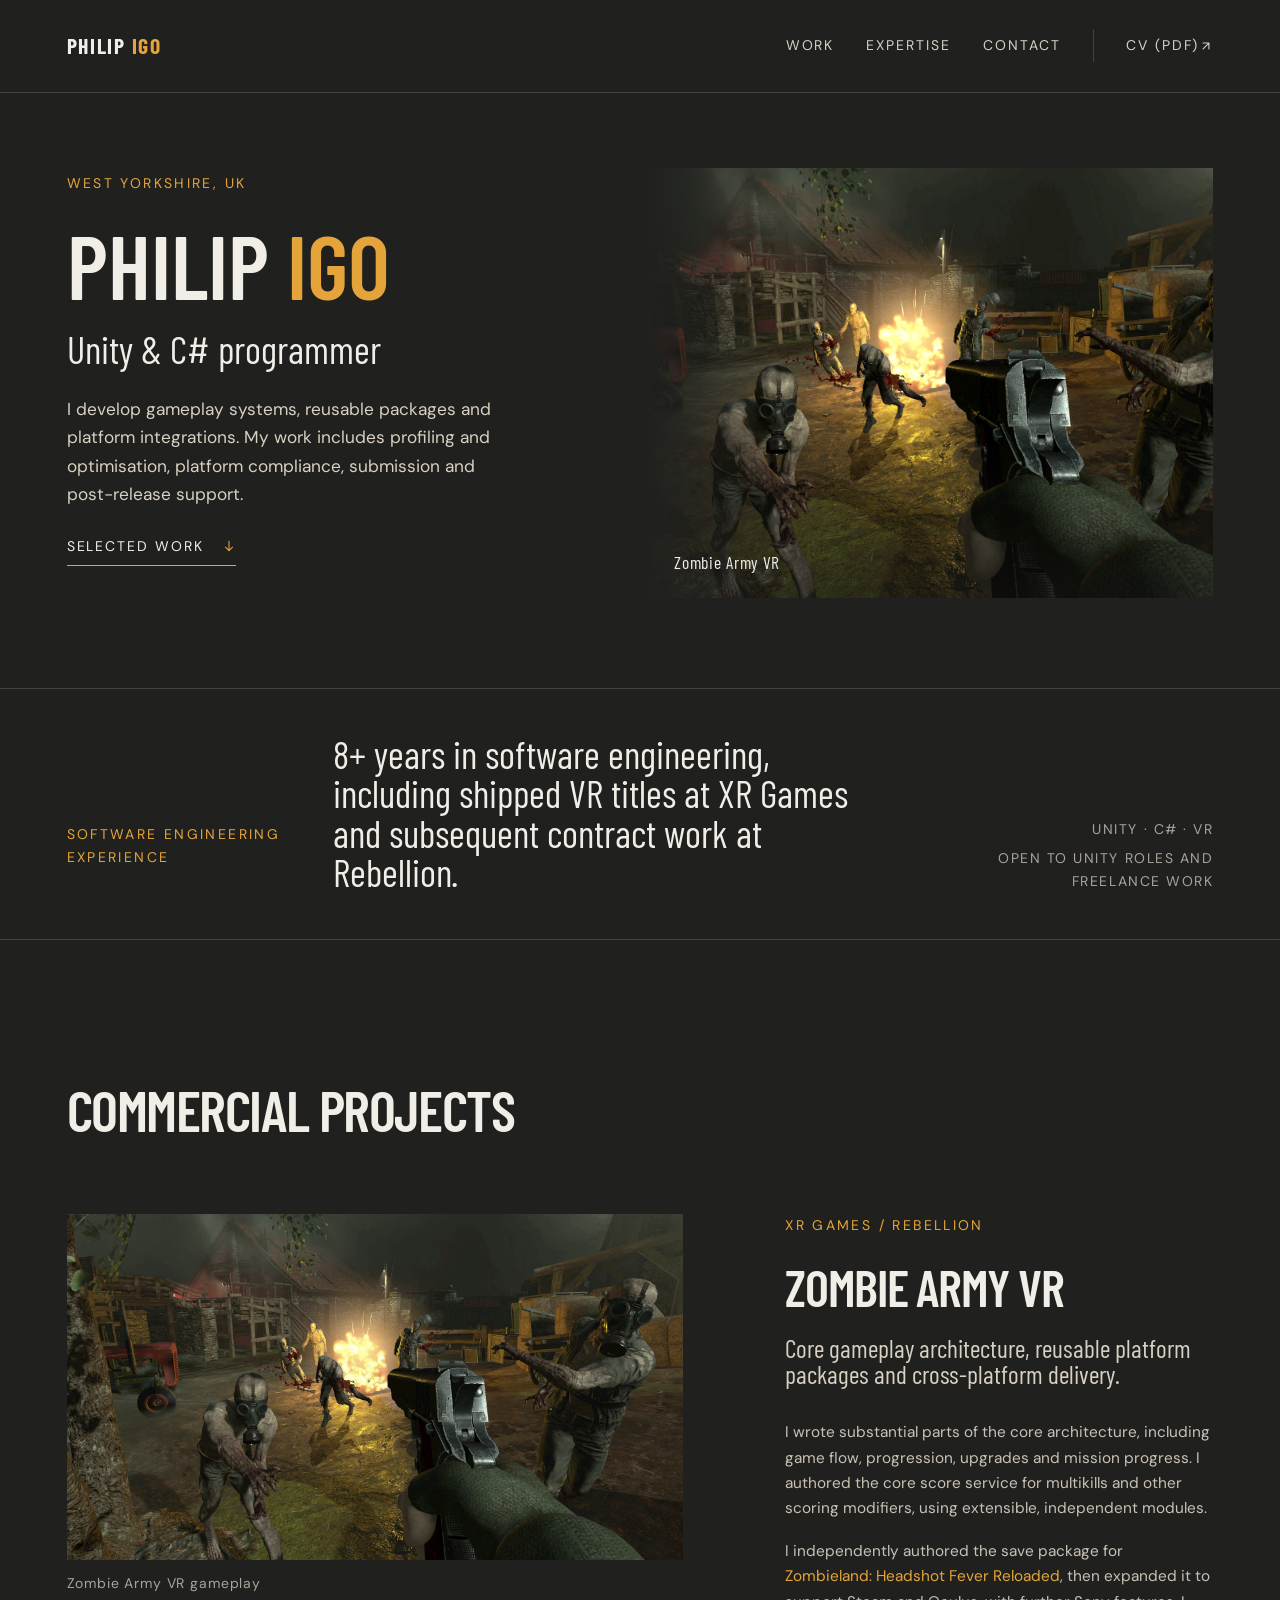
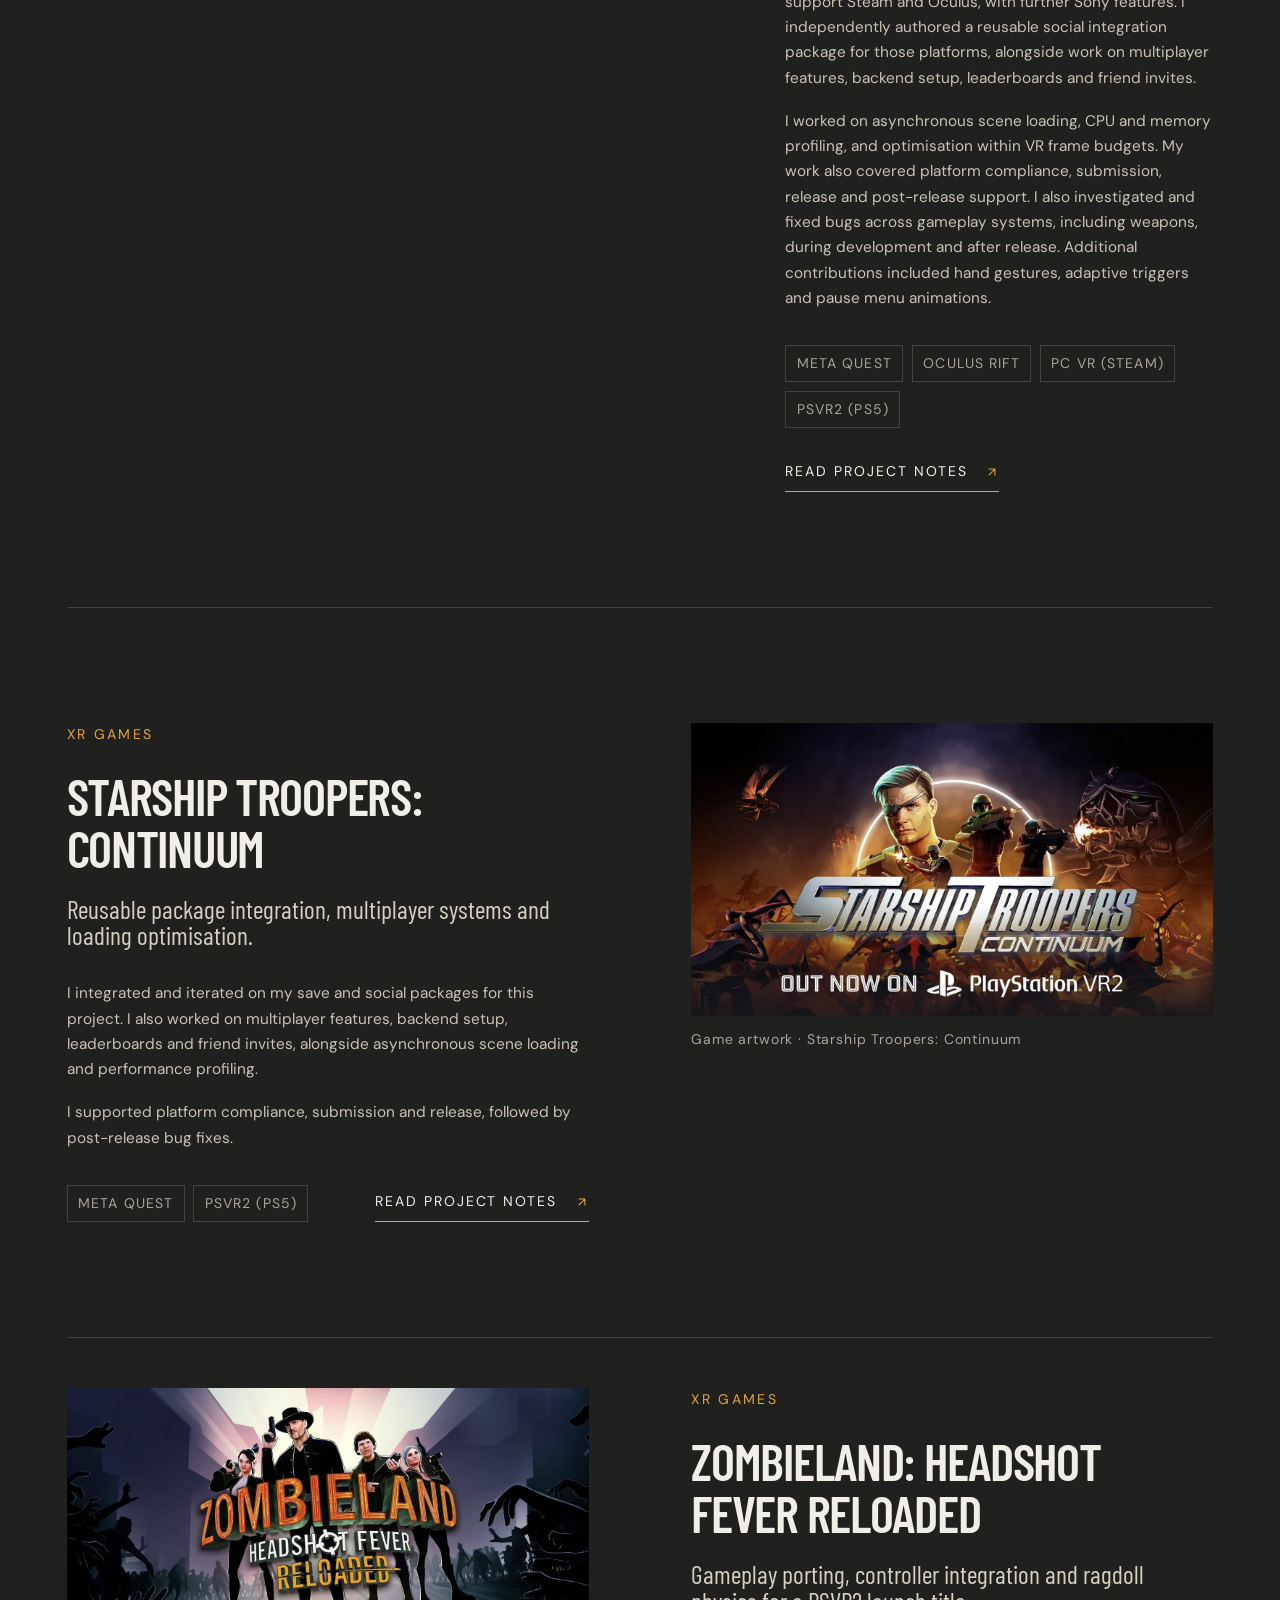
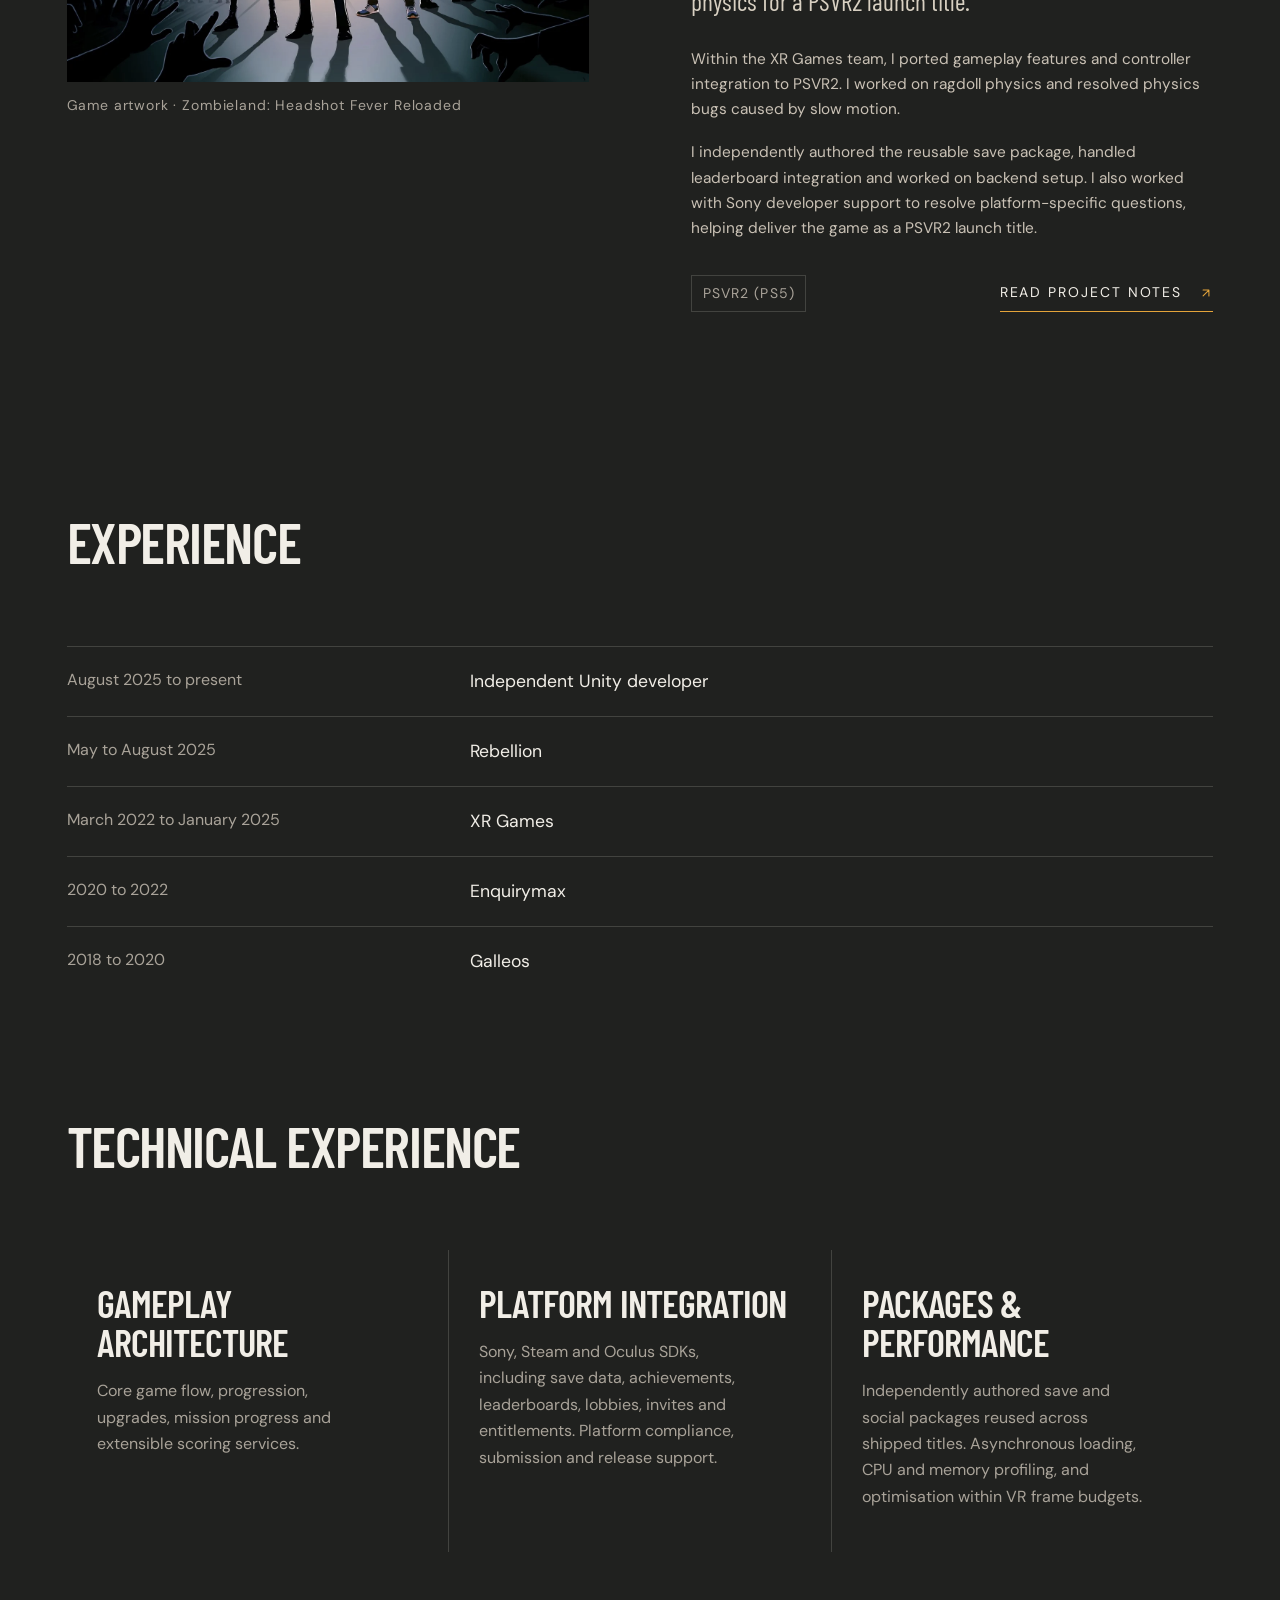
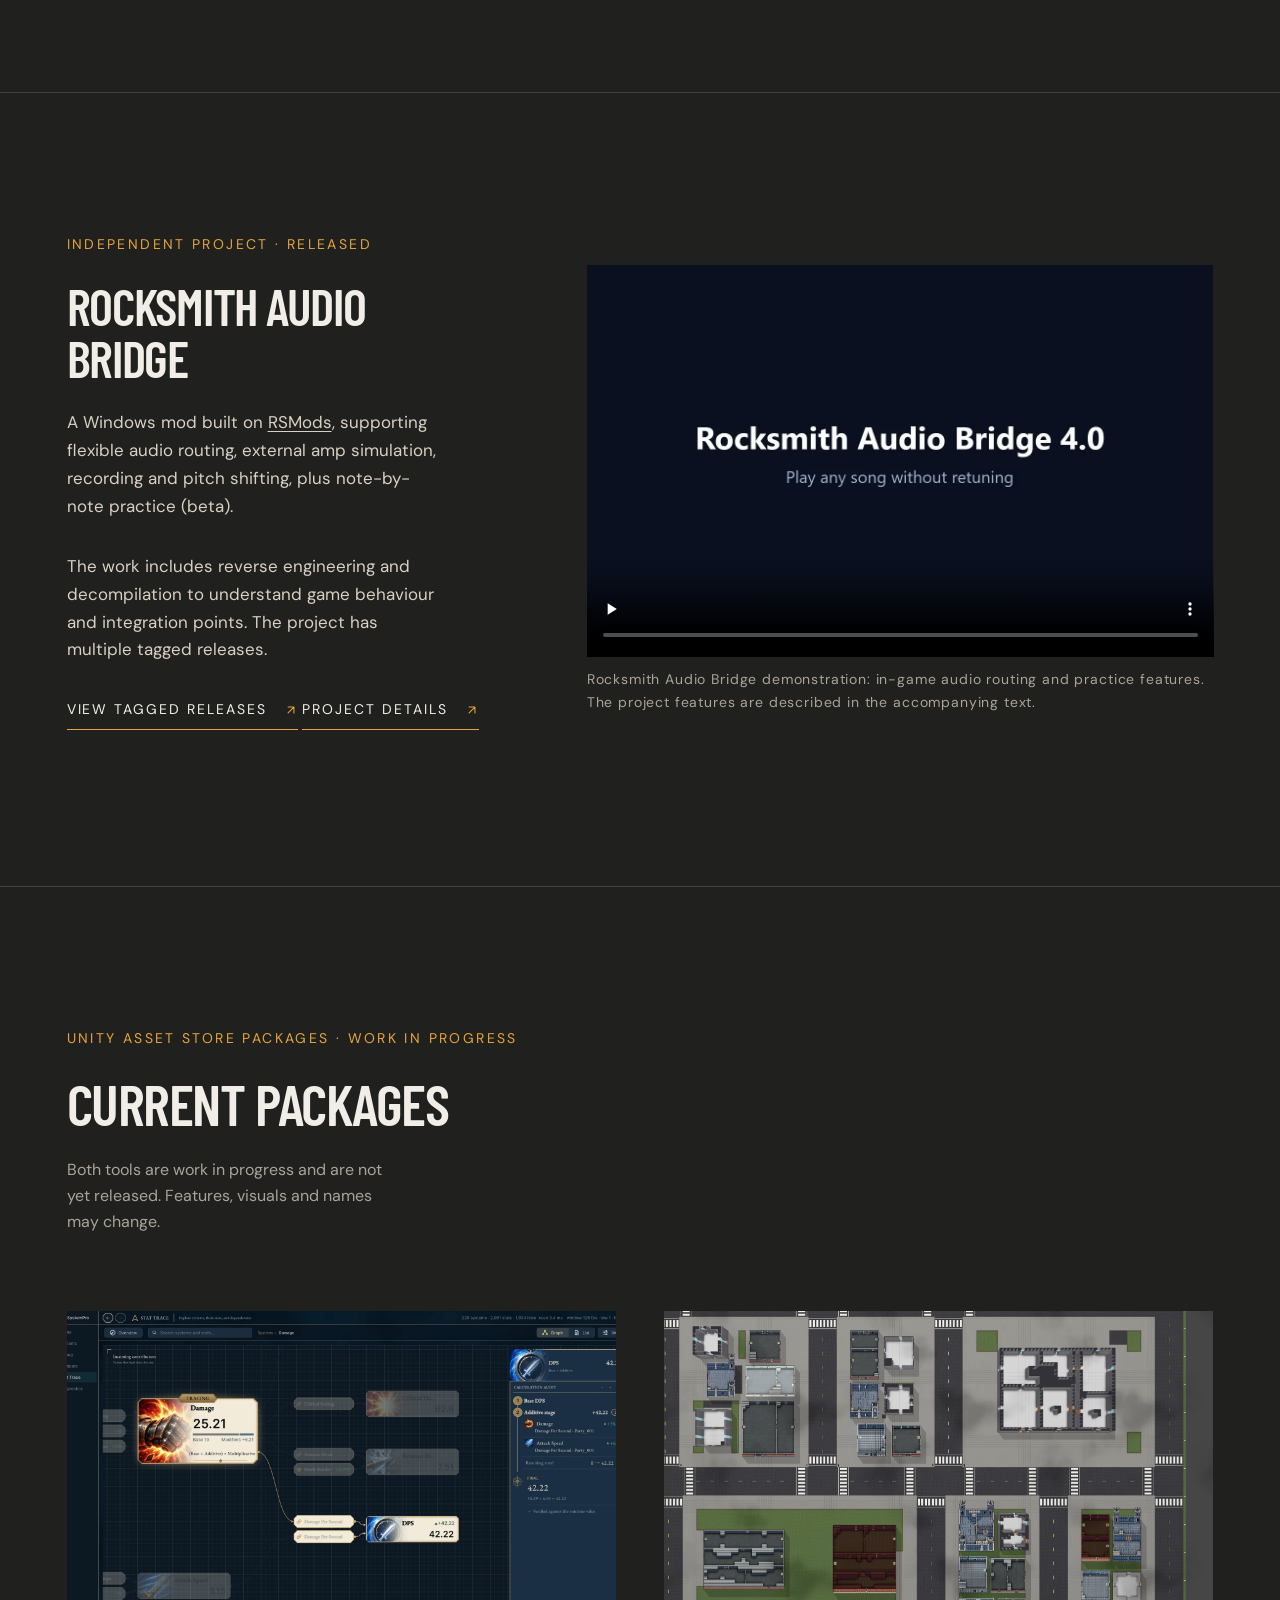
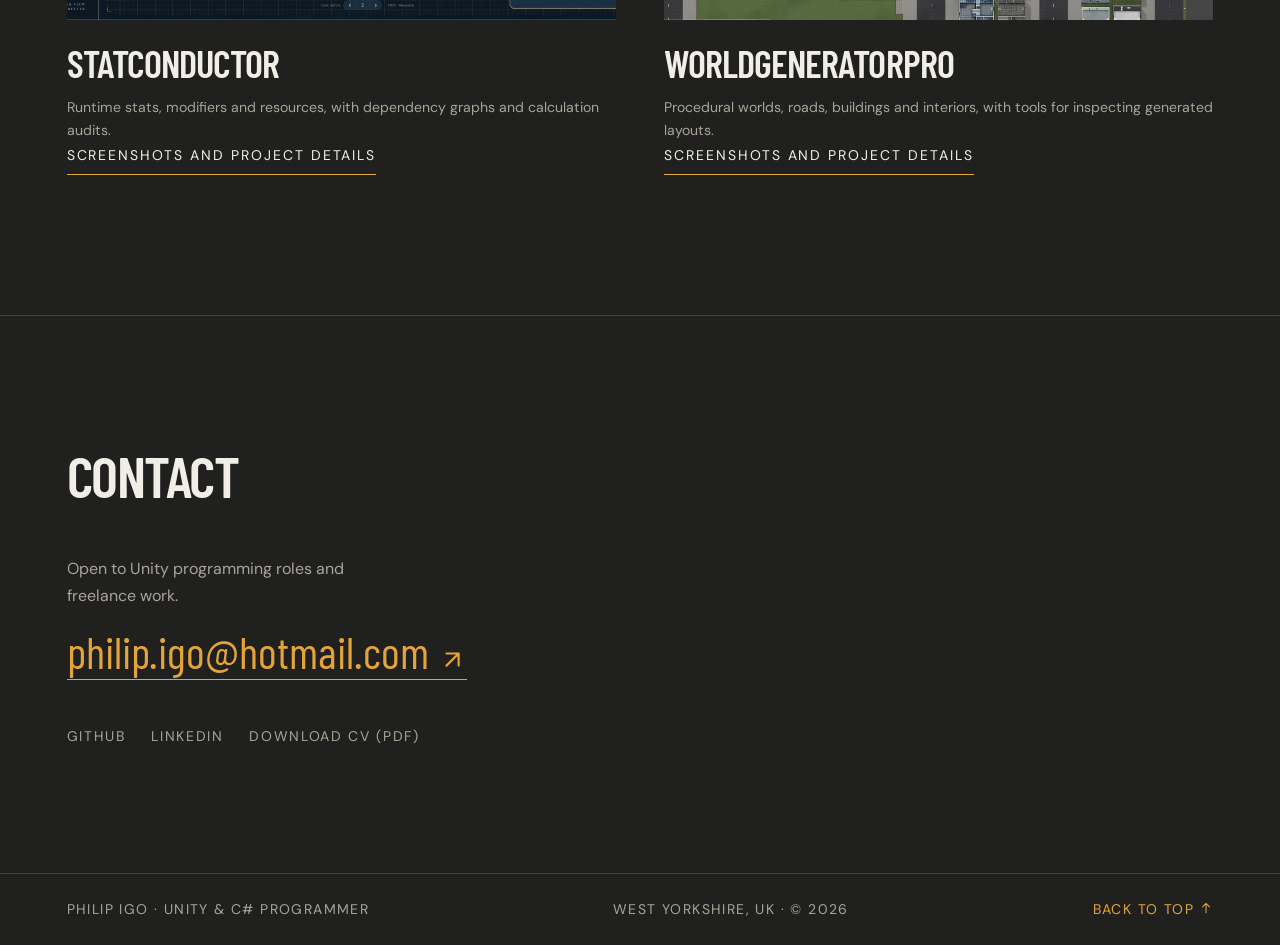
<file: index.html>
<!doctype html>
<html lang="en-GB">
<head>
	<meta charset="utf-8">
	<meta name="viewport" content="width=device-width, initial-scale=1">
	<meta name="description" content="Philip Igo, Unity and C# programmer building gameplay architecture, platform systems and shipped VR games.">
	<title>Philip Igo | Unity &amp; C# Programmer</title>
	<link rel="preconnect" href="https://fonts.googleapis.com">
	<link rel="preconnect" href="https://fonts.gstatic.com" crossorigin>
	<link href="https://fonts.googleapis.com/css2?family=Barlow+Condensed:wght@600;700&amp;family=DM+Sans:wght@400&amp;display=swap" rel="stylesheet">
	<link rel="stylesheet" href="styles.css?v=8c7834fe68">

	<link rel="canonical" href="https://cheesewizard.github.io/">
	<meta name="theme-color" content="#20211f">
	<meta property="og:type" content="website">
	<meta property="og:title" content="Philip Igo | Unity &amp; C# Programmer">
	<meta property="og:description" content="8+ years in software engineering. Gameplay architecture, reusable packages, platform SDKs, profiling and release support on shipped VR games.">
	<meta property="og:url" content="https://cheesewizard.github.io/">
	<meta property="og:image" content="https://cheesewizard.github.io/assets/zombie-army-gameplay.jpg">
	<meta property="og:image:alt" content="Zombie Army VR gameplay. Philip Igo's contributions are detailed in the portfolio.">
	<meta name="twitter:card" content="summary_large_image">
	<link rel="icon" type="image/svg+xml" href="assets/favicon.svg">
</head>
<body>
	<a class="skip-link" href="#main">Skip to content</a>
	<header class="site-header">
		<div class="header-inner">
			<a class="wordmark" href="index.html" aria-label="Philip Igo home">PHILIP <span>IGO</span></a>
			<nav aria-label="Main navigation">
				<a href="#work">Work</a>
				<a href="#expertise">Expertise</a>
				<a href="#contact">Contact</a>
				<a class="cv-link" href="assets/philip-igo-cv.pdf?v=4ee0b64d01" data-goatcounter-click="cv-download" data-goatcounter-title="Download CV">CV (PDF) <svg class="link-icon" viewBox="0 0 24 24" aria-hidden="true" focusable="false"><path d="M7 17 17 7M7 7h10v10"/></svg></a>
			</nav>
		</div>
	</header>

	<main id="main">
		<section class="hero" aria-labelledby="hero-title">
			<div class="hero-copy">
				<p class="eyebrow">West Yorkshire, UK</p>
				<h1 id="hero-title">Philip <span class="accent">Igo</span></h1>
				<p class="hero-role">Unity &amp; C# programmer</p>
				<p class="hero-intro">I develop gameplay systems, reusable packages and platform integrations. My work includes profiling and optimisation, platform compliance, submission and post-release support.</p>
				<a class="text-link" href="#work">Selected work <svg class="link-icon" viewBox="0 0 24 24" aria-hidden="true" focusable="false"><path d="M12 4v16m-6-6 6 6 6-6"/></svg></a>
			</div>
			<div class="hero-art" >
				<img src="assets/zombie-army-gameplay.webp" alt="A player aiming at a horde of zombies in Zombie Army VR" decoding="async" fetchpriority="high" width="1920" height="1080">
				<div class="hero-art-label">Zombie Army VR</div>
			</div>
		</section>

		<section class="intro-strip" aria-label="Profile summary">
			<p class="section-kicker">Software engineering experience</p>
			<p class="strip-statement">8+ years in software engineering, including shipped VR titles at XR Games and subsequent contract work at Rebellion.</p>
			<div class="strip-meta"><span>Unity · C# · VR</span><span>Open to Unity roles and freelance work</span></div>
		</section>

		<section id="work" class="work-section" aria-labelledby="work-title">
			<div class="section-heading">
				<h2 id="work-title">Commercial projects</h2>
			</div>

			<article class="project project-primary">
				<div class="project-visual">
					<figure class="image-frame image-frame-large">
						<img src="assets/zombie-army-gameplay.webp" alt="Zombie Army VR gameplay with a weapon in the foreground" decoding="async" loading="lazy" width="1920" height="1080">
						<figcaption>Zombie Army VR gameplay</figcaption>
					</figure>
				</div>
				<div class="project-copy">
					<p class="project-type">XR Games / Rebellion</p>
					<h3>Zombie Army VR</h3>
					<p class="project-lede">Core gameplay architecture, reusable platform packages and cross-platform delivery.</p>
					<p>I wrote substantial parts of the core architecture, including game flow, progression, upgrades and mission progress. I authored the core score service for multikills and other scoring modifiers, using extensible, independent modules.</p>
					<p>I independently authored the save package for <span class="accent">Zombieland: Headshot Fever Reloaded</span>, then expanded it to support Steam and Oculus, with further Sony features. I independently authored a reusable social integration package for those platforms, alongside work on multiplayer features, backend setup, leaderboards and friend invites.</p>
					<p>I worked on asynchronous scene loading, CPU and memory profiling, and optimisation within VR frame budgets. My work also covered platform compliance, submission, release and post-release support. I also investigated and fixed bugs across gameplay systems, including weapons, during development and after release. Additional contributions included hand gestures, adaptive triggers and pause menu animations.</p>
					<div class="project-footer">
						<div class="tag-list"><span>Meta Quest</span><span>Oculus Rift</span><span>PC VR (Steam)</span><span>PSVR2 (PS5)</span></div>
						<a class="text-link" href="zombie-army-vr.html">Read project notes <svg class="link-icon" viewBox="0 0 24 24" aria-hidden="true" focusable="false"><path d="M7 17 17 7M7 7h10v10"/></svg></a>
					</div>
				</div>
			</article>

			<article class="project project-secondary">
				<div class="project-copy">
					<p class="project-type">XR Games</p>
					<h3>Starship Troopers: Continuum</h3>
					<p class="project-lede">Reusable package integration, multiplayer systems and loading optimisation.</p>
					<p>I integrated and iterated on my save and social packages for this project. I also worked on multiplayer features, backend setup, leaderboards and friend invites, alongside asynchronous scene loading and performance profiling.</p>
					<p>I supported platform compliance, submission and release, followed by post-release bug fixes.</p>
					<div class="project-footer"><div class="tag-list"><span>Meta Quest</span><span>PSVR2 (PS5)</span></div><a class="text-link" href="starship-troopers-continuum.html">Read project notes <svg class="link-icon" viewBox="0 0 24 24" aria-hidden="true" focusable="false"><path d="M7 17 17 7M7 7h10v10"/></svg></a></div>
				</div>
				<div class="project-visual">
					<figure class="image-frame"><img src="assets/starship-troopers.webp" alt="Starship Troopers: Continuum game artwork" decoding="async" loading="lazy" width="1440" height="810"><figcaption>Game artwork · Starship Troopers: Continuum</figcaption></figure>
				</div>
			</article>

			<article class="project project-tertiary">
				<div class="project-visual">
					<figure class="image-frame"><img src="assets/zombieland.webp" alt="Zombieland: Headshot Fever Reloaded game artwork" decoding="async" loading="lazy" width="1440" height="810"><figcaption>Game artwork · Zombieland: Headshot Fever Reloaded</figcaption></figure>
				</div>
				<div class="project-copy">
					<p class="project-type">XR Games</p>
					<h3>Zombieland: Headshot Fever Reloaded</h3>
					<p class="project-lede">Gameplay porting, controller integration and ragdoll physics for a PSVR2 launch title.</p>
					<p>Within the XR Games team, I ported gameplay features and controller integration to PSVR2. I worked on ragdoll physics and resolved physics bugs caused by slow motion.</p>
					<p>I independently authored the reusable save package, handled leaderboard integration and worked on backend setup. I also worked with Sony developer support to resolve platform-specific questions, helping deliver the game as a PSVR2 launch title.</p>
					<div class="project-footer"><div class="tag-list"><span>PSVR2 (PS5)</span></div><a class="text-link" href="zombieland-reloaded.html">Read project notes <svg class="link-icon" viewBox="0 0 24 24" aria-hidden="true" focusable="false"><path d="M7 17 17 7M7 7h10v10"/></svg></a></div>
				</div>
			</article>
		</section>

<section class="experience-section" aria-labelledby="experience-title"><div class="section-heading"><h2 id="experience-title">Experience</h2></div><dl class="career-list"><div><dt>August 2025 to present</dt><dd>Independent Unity developer</dd></div><div><dt>May to August 2025</dt><dd>Rebellion</dd></div><div><dt>March 2022 to January 2025</dt><dd>XR Games</dd></div><div><dt>2020 to 2022</dt><dd>Enquirymax</dd></div><div><dt>2018 to 2020</dt><dd>Galleos</dd></div></dl></section>
		<section id="expertise" class="expertise-section" aria-labelledby="expertise-title">
			<div class="section-heading"><h2 id="expertise-title">Technical experience</h2></div>
			<div class="expertise-grid">
				<div class="expertise-panel"><h3>Gameplay architecture</h3><p>Core game flow, progression, upgrades, mission progress and extensible scoring services.</p></div>
				<div class="expertise-panel"><h3>Platform integration</h3><p>Sony, Steam and Oculus SDKs, including save data, achievements, leaderboards, lobbies, invites and entitlements. Platform compliance, submission and release support.</p></div>
				<div class="expertise-panel"><h3>Packages &amp; performance</h3><p>Independently authored save and social packages reused across shipped titles. Asynchronous loading, CPU and memory profiling, and optimisation within VR frame budgets.</p></div>
			</div>
		</section>

		<section class="bridge-section" aria-labelledby="bridge-title">
			<div class="bridge-copy"><p class="section-kicker">Independent project · Released</p><h2 id="bridge-title">Rocksmith Audio Bridge</h2><p>A Windows mod built on <a class="inline-link" href="https://github.com/Lovrom8/RSMods" data-goatcounter-click="github-click" data-goatcounter-title="GitHub link">RSMods</a>, supporting flexible audio routing, external amp simulation, recording and pitch shifting, plus note-by-note practice (beta).</p><p class="bridge-detail">The work includes reverse engineering and decompilation to understand game behaviour and integration points. The project has multiple tagged releases.</p><a class="text-link" href="https://github.com/Cheesewizard/RocksmithAudioBridge/releases" data-goatcounter-click="github-click" data-goatcounter-title="GitHub link">View tagged releases <svg class="link-icon" viewBox="0 0 24 24" aria-hidden="true" focusable="false"><path d="M7 17 17 7M7 7h10v10"/></svg></a> <a class="text-link" href="rocksmith-audio-bridge.html">Project details <svg class="link-icon" viewBox="0 0 24 24" aria-hidden="true" focusable="false"><path d="M7 17 17 7M7 7h10v10"/></svg></a></div>
			<figure class="bridge-media"><video aria-label="Rocksmith Audio Bridge demonstration" controls preload="none" poster="assets/bridge-video-poster.jpg"><source src="assets/bridge-demo.mp4" type="video/mp4"><a href="assets/bridge-demo.mp4">Download the demonstration video</a></video><figcaption>Rocksmith Audio Bridge demonstration: in-game audio routing and practice features. The project features are described in the accompanying text.</figcaption></figure>
		</section>

		<section class="in-development" aria-labelledby="development-title">
			<div class="section-heading"><p class="section-kicker">Unity Asset Store packages · Work in progress</p><h2 id="development-title">Current packages</h2><p class="section-note">Both tools are work in progress and are not yet released. Features, visuals and names may change.</p></div>
			<div class="dev-grid">
				<article class="dev-item"><a class="dev-image" href="statsystempro.html" aria-label="View StatConductor screenshots and project details"><img src="assets/statsystempro-trace-dark-clean.webp" alt="StatConductor dark-theme dependency graph and calculation audit" decoding="async" loading="lazy" width="1920" height="1004"></a><div class="dev-copy"><h3><a href="statsystempro.html">StatConductor</a></h3><p>Runtime stats, modifiers and resources, with dependency graphs and calculation audits.</p><a class="text-link" href="statsystempro.html">Screenshots and project details</a></div></article>
				<article class="dev-item"><a class="dev-image" href="worldgeneratorpro.html" aria-label="View WorldGeneratorPro screenshots and project details"><img src="assets/worldgeneratorpro-generated-world.webp" alt="WorldGeneratorPro generated city with roads, crossings and varied building interiors" decoding="async" loading="lazy" width="1920" height="960"></a><div class="dev-copy"><h3><a href="worldgeneratorpro.html">WorldGeneratorPro</a></h3><p>Procedural worlds, roads, buildings and interiors, with tools for inspecting generated layouts.</p><a class="text-link" href="worldgeneratorpro.html">Screenshots and project details</a></div></article>
			</div>
		</section>

		<section id="contact" class="contact-section" aria-labelledby="contact-title"><h2 id="contact-title">Contact</h2><p class="section-note">Open to Unity programming roles and freelance work.</p><a class="contact-email" href="mailto:philip.igo@hotmail.com" data-goatcounter-click="email-click" data-goatcounter-title="Email contact">philip.igo@hotmail.com <svg class="link-icon" viewBox="0 0 24 24" aria-hidden="true" focusable="false"><path d="M7 17 17 7M7 7h10v10"/></svg></a><div class="contact-links"><a href="https://github.com/Cheesewizard" data-goatcounter-click="github-click" data-goatcounter-title="GitHub link">GitHub</a><a href="https://www.linkedin.com/in/philip-igo-16b5b1107/">LinkedIn</a><a href="assets/philip-igo-cv.pdf?v=4ee0b64d01" data-goatcounter-click="cv-download" data-goatcounter-title="Download CV">Download CV (PDF)</a></div></section>
	</main>

	<footer class="site-footer"><span>Philip Igo · Unity &amp; C# programmer</span><span>West Yorkshire, UK · © 2026</span><a href="#main">Back to top <svg class="link-icon" viewBox="0 0 24 24" aria-hidden="true" focusable="false"><path d="M12 20V4m-6 6 6-6 6 6"/></svg></a></footer>
<script data-goatcounter="https://cheesewizard.goatcounter.com/count" async src="https://gc.zgo.at/count.js"></script>
</body>
</html>
</file>
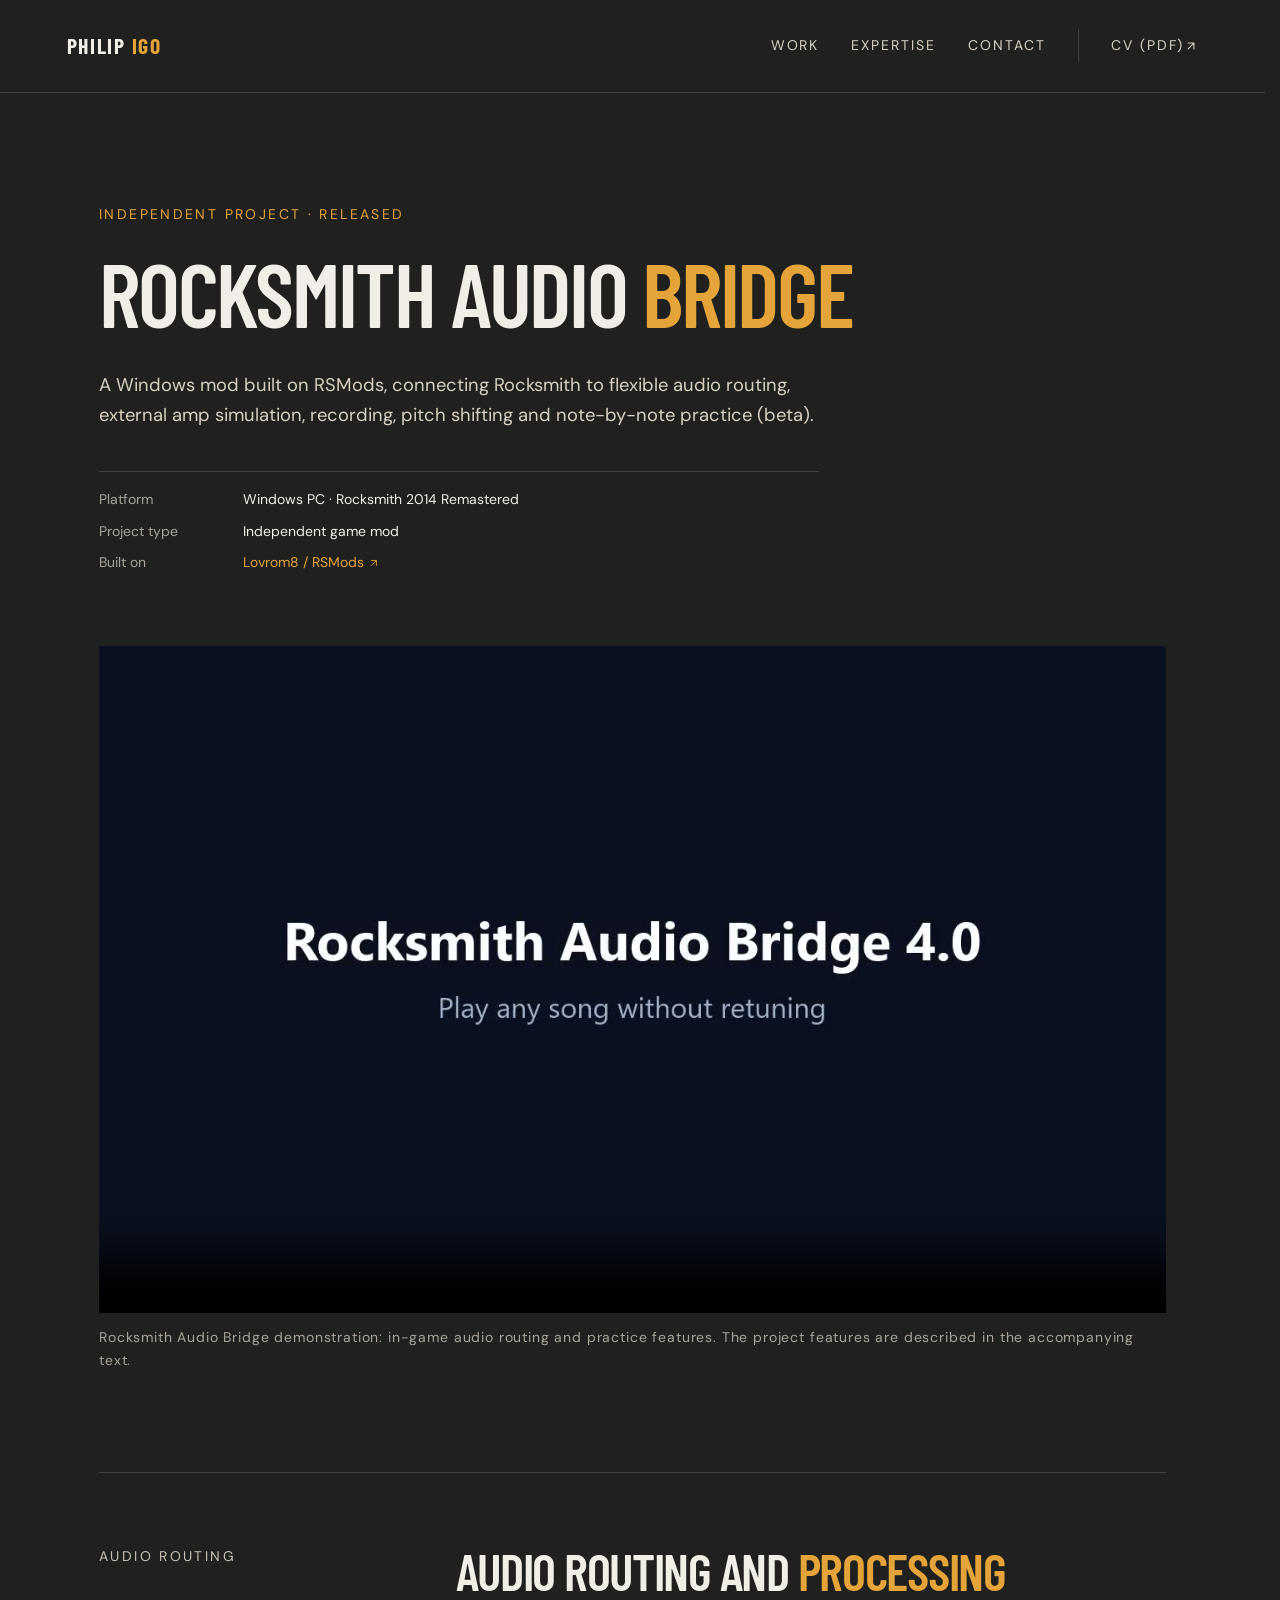
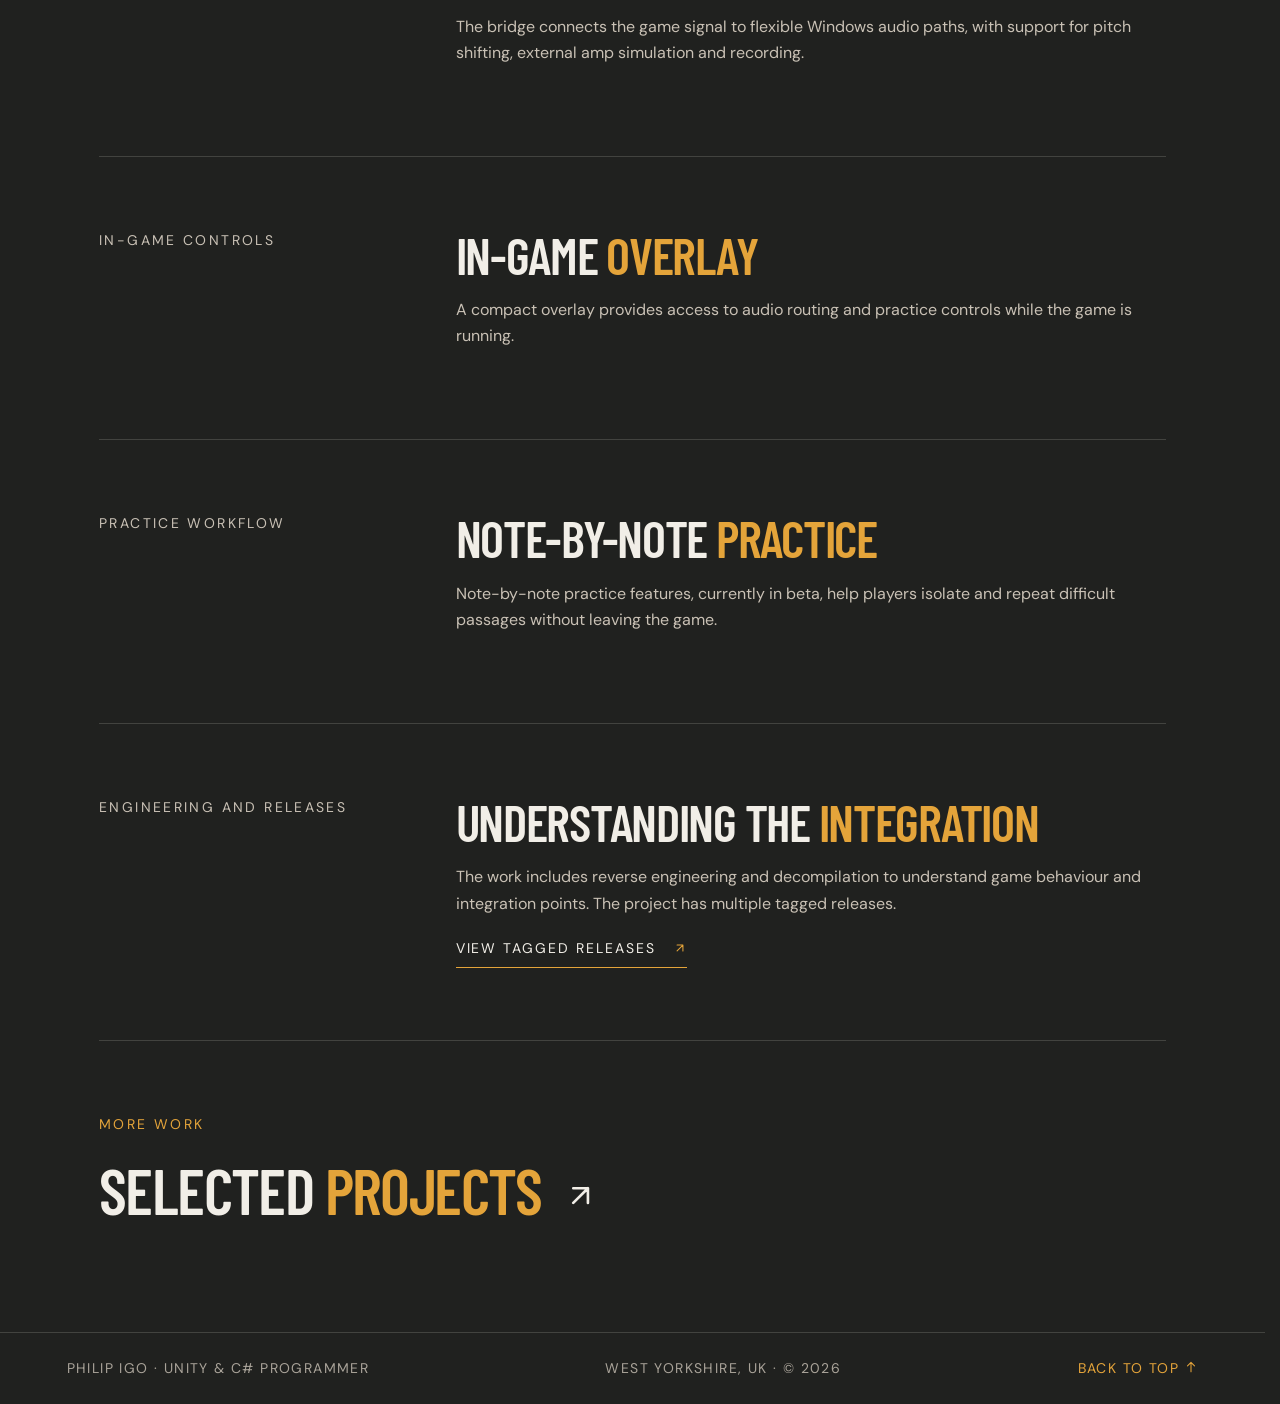
<file: rocksmith-audio-bridge.html>
<!doctype html>
<html lang="en-GB">
<head>
	<meta charset="utf-8">
	<meta name="viewport" content="width=device-width, initial-scale=1">
	<title>Rocksmith Audio Bridge | Philip Igo</title>
	<meta name="description" content="Rocksmith Audio Bridge is Philip Igo's released independent Windows mod project, built on RSMods for routing, external amps, recording, pitch shifting and note-by-note practice.">
	<link rel="canonical" href="https://cheesewizard.github.io/rocksmith-audio-bridge.html">
	<meta property="og:title" content="Rocksmith Audio Bridge | Philip Igo">
	<meta property="og:description" content="An independent Rocksmith mod built on RSMods, with audio routing, external amp support, recording, pitch shifting and note-by-note practice.">
	<meta property="og:type" content="website">
	<meta property="og:url" content="https://cheesewizard.github.io/rocksmith-audio-bridge.html">
	<meta property="og:image" content="https://cheesewizard.github.io/assets/bridge-banner.jpg">
	<meta property="og:image:alt" content="Project imagery for Philip Igo’s portfolio. Contributions are described in the page text.">
	<link rel="preconnect" href="https://fonts.googleapis.com">
	<link rel="preconnect" href="https://fonts.gstatic.com" crossorigin>
	<link href="https://fonts.googleapis.com/css2?family=Barlow+Condensed:wght@600;700&amp;family=DM+Sans:wght@400&amp;display=swap" rel="stylesheet">
	<link rel="stylesheet" href="styles.css?v=8c7834fe68">
	<link rel="stylesheet" href="case-studies.css?v=02d6e6b512">
	<link rel="icon" type="image/svg+xml" href="assets/favicon.svg">
	<meta name="theme-color" content="#20211f">
	<meta name="twitter:card" content="summary_large_image">
<link rel="stylesheet" href="image-viewer.css?v=bba6890226">
<script src="image-viewer.js?v=de3b3a60b3" defer></script>
</head>
<body class="case-page">
	<a class="skip-link" href="#main">Skip to content</a>
	<header class="site-header"><div class="case-header-inner"><a class="wordmark" href="index.html" aria-label="Philip Igo home">PHILIP <span>IGO</span></a><nav class="case-nav" aria-label="Main navigation"><a href="index.html#work">Work</a><a href="index.html#expertise">Expertise</a><a href="index.html#contact">Contact</a><a class="case-cv" href="assets/philip-igo-cv.pdf?v=4ee0b64d01" data-goatcounter-click="cv-download" data-goatcounter-title="Download CV">CV (PDF) <svg class="link-icon" viewBox="0 0 24 24" aria-hidden="true" focusable="false"><path d="M7 17 17 7M7 7h10v10"/></svg></a></nav></div></header>
	<main id="main" class="case-wrap">
		<section class="case-hero" aria-labelledby="case-title"><p class="case-kicker">Independent project · Released</p><h1 id="case-title">Rocksmith Audio <span class="accent">Bridge</span></h1><p class="case-intro">A Windows mod built on RSMods, connecting Rocksmith to flexible audio routing, external amp simulation, recording, pitch shifting and note-by-note practice (beta).</p><div class="case-meta"><span>Platform</span><strong>Windows PC · Rocksmith 2014 Remastered</strong><span>Project type</span><strong>Independent game mod</strong><span>Built on</span><strong><a href="https://github.com/Lovrom8/RSMods" data-goatcounter-click="github-click" data-goatcounter-title="GitHub link">Lovrom8 / RSMods <svg class="link-icon" viewBox="0 0 24 24" aria-hidden="true" focusable="false"><path d="M7 17 17 7M7 7h10v10"/></svg></a></strong></div></section>
		<figure id="demo" class="case-media"><video aria-label="Rocksmith Audio Bridge demonstration" controls preload="none" poster="assets/bridge-video-poster.jpg"><source src="assets/bridge-demo.mp4" type="video/mp4"><a href="assets/bridge-demo.mp4">Watch the Rocksmith Audio Bridge demonstration</a></video><figcaption>Rocksmith Audio Bridge demonstration: in-game audio routing and practice features. The project features are described in the accompanying text.</figcaption></figure>
		<section class="case-section"><p class="case-kicker">Audio routing</p><div><h2>Audio routing and <span class="accent">processing</span></h2><p>The bridge connects the game signal to flexible Windows audio paths, with support for pitch shifting, external amp simulation and recording.</p></div></section>
		<section class="case-section"><p class="case-kicker">In-game controls</p><div><h2>In-game <span class="accent">overlay</span></h2><p>A compact overlay provides access to audio routing and practice controls while the game is running.</p></div></section>
		<section class="case-section"><p class="case-kicker">Practice workflow</p><div><h2>Note-by-note <span class="accent">practice</span></h2><p>Note-by-note practice features, currently in beta, help players isolate and repeat difficult passages without leaving the game.</p></div></section>
		<section class="case-section"><p class="case-kicker">Engineering and releases</p><div><h2>Understanding the <span class="accent">integration</span></h2><p>The work includes reverse engineering and decompilation to understand game behaviour and integration points. The project has multiple tagged releases.</p><a class="text-link" href="https://github.com/Cheesewizard/RocksmithAudioBridge/releases" data-goatcounter-click="github-click" data-goatcounter-title="GitHub link">View tagged releases <svg class="link-icon" viewBox="0 0 24 24" aria-hidden="true" focusable="false"><path d="M7 17 17 7M7 7h10v10"/></svg></a></div></section>
		<section class="case-next"><p class="case-kicker">More work</p><a href="index.html#work"><h2>Selected <span class="accent">projects</span> <svg class="link-icon" viewBox="0 0 24 24" aria-hidden="true" focusable="false"><path d="M7 17 17 7M7 7h10v10"/></svg></h2></a></section>
	</main>
	<footer class="site-footer"><span>Philip Igo · Unity &amp; C# programmer</span><span>West Yorkshire, UK · © 2026</span><a href="#main">Back to top <svg class="link-icon" viewBox="0 0 24 24" aria-hidden="true" focusable="false"><path d="M12 20V4m-6 6 6-6 6 6"/></svg></a></footer>
<script data-goatcounter="https://cheesewizard.goatcounter.com/count" async src="https://gc.zgo.at/count.js"></script>
</body>
</html>
</file>
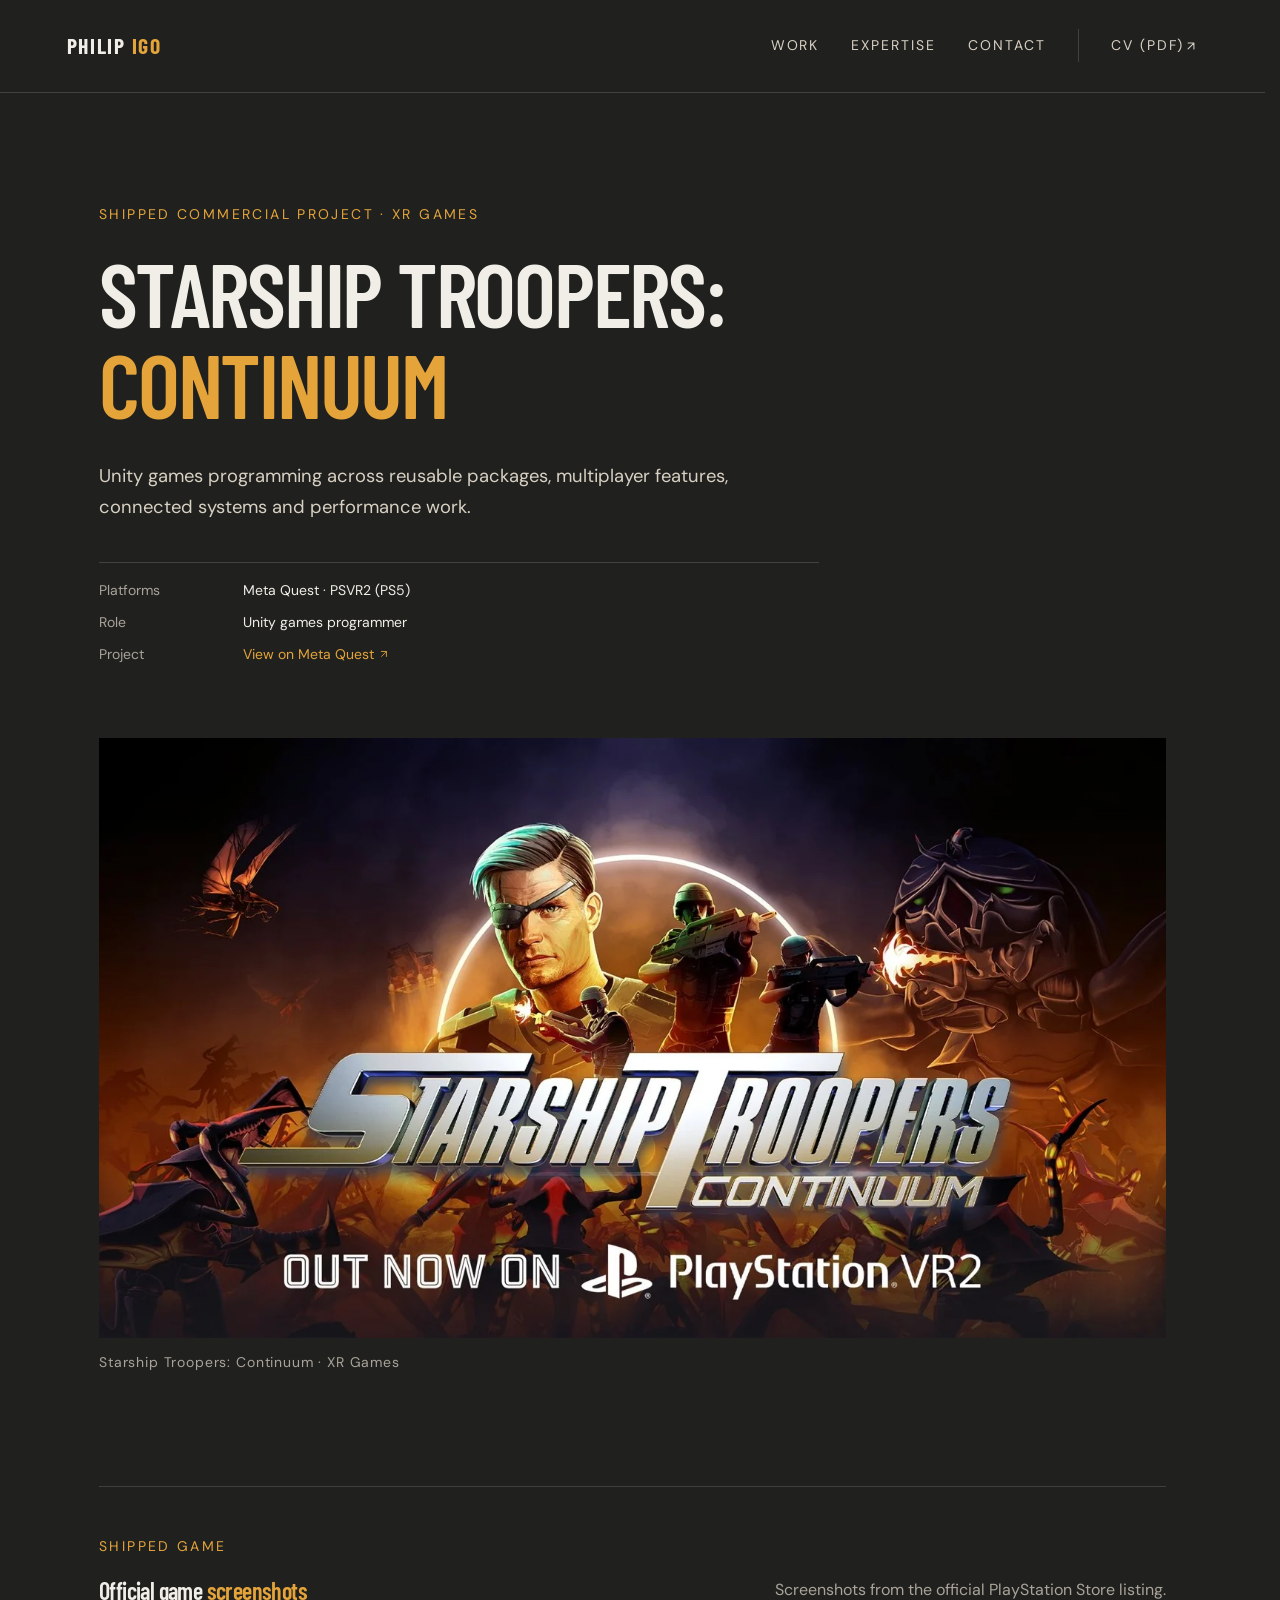
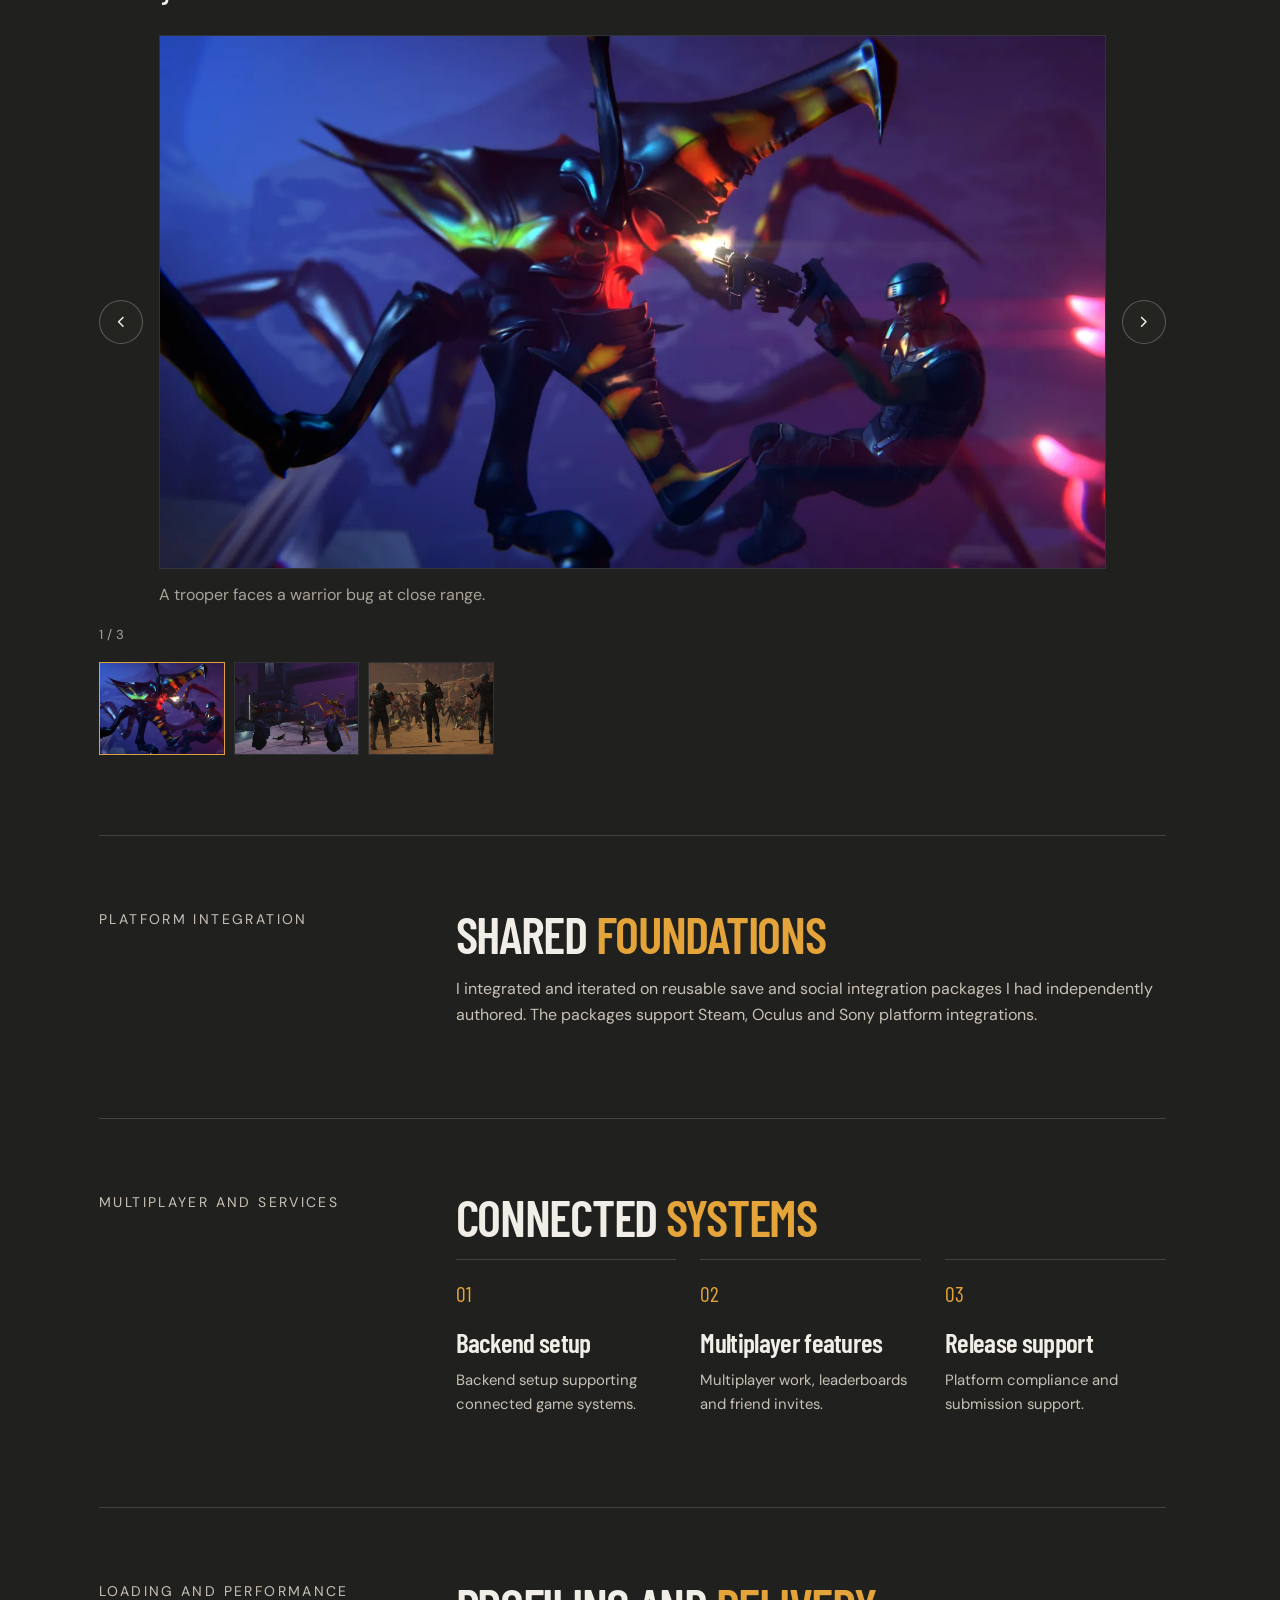
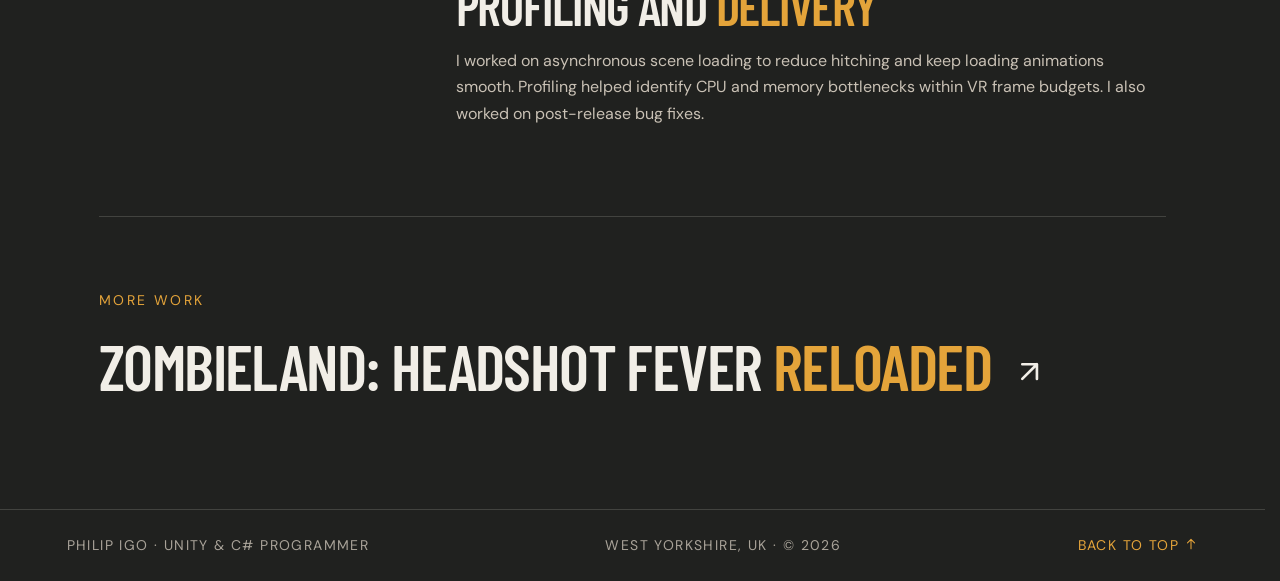
<file: starship-troopers-continuum.html>
<!doctype html>
<html lang="en-GB">
<head>
	<meta charset="utf-8">
	<meta name="viewport" content="width=device-width, initial-scale=1">
	<title>Starship Troopers: Continuum | Philip Igo</title>
	<meta name="description" content="Philip Igo's Unity programming work on Starship Troopers: Continuum, including package integration, multiplayer systems, profiling and release support.">
	<link rel="canonical" href="https://cheesewizard.github.io/starship-troopers-continuum.html">
	<meta property="og:title" content="Starship Troopers: Continuum | Philip Igo">
	<meta property="og:description" content="Reusable package integration, multiplayer systems, performance profiling and release support on Starship Troopers: Continuum.">
	<meta property="og:type" content="website">
	<meta property="og:url" content="https://cheesewizard.github.io/starship-troopers-continuum.html">
	<meta property="og:image" content="https://cheesewizard.github.io/assets/starship-troopers.jpg">
	<meta property="og:image:alt" content="Project imagery for Philip Igo’s portfolio. Contributions are described in the page text.">
	<link rel="preconnect" href="https://fonts.googleapis.com">
	<link rel="preconnect" href="https://fonts.gstatic.com" crossorigin>
	<link href="https://fonts.googleapis.com/css2?family=Barlow+Condensed:wght@600;700&amp;family=DM+Sans:wght@400&amp;display=swap" rel="stylesheet">
	<link rel="stylesheet" href="styles.css?v=8c7834fe68">
	<link rel="stylesheet" href="case-studies.css?v=02d6e6b512">
	<link rel="stylesheet" href="screenshot-gallery.css?v=532b1e3534">
	<script src="screenshot-gallery.js?v=b23ca50fdc" defer></script>
	<link rel="icon" type="image/svg+xml" href="assets/favicon.svg">
	<meta name="theme-color" content="#20211f">
	<meta name="twitter:card" content="summary_large_image">
<link rel="stylesheet" href="image-viewer.css?v=bba6890226">
<script src="image-viewer.js?v=de3b3a60b3" defer></script>
</head>
<body class="case-page">
	<a class="skip-link" href="#main">Skip to content</a>
	<header class="site-header"><div class="case-header-inner"><a class="wordmark" href="index.html" aria-label="Philip Igo home">PHILIP <span>IGO</span></a><nav class="case-nav" aria-label="Main navigation"><a href="index.html#work">Work</a><a href="index.html#expertise">Expertise</a><a href="index.html#contact">Contact</a><a class="case-cv" href="assets/philip-igo-cv.pdf?v=4ee0b64d01" data-goatcounter-click="cv-download" data-goatcounter-title="Download CV">CV (PDF) <svg class="link-icon" viewBox="0 0 24 24" aria-hidden="true" focusable="false"><path d="M7 17 17 7M7 7h10v10"/></svg></a></nav></div></header>
	<main id="main" class="case-wrap">
		<section class="case-hero" aria-labelledby="case-title"><p class="case-kicker">Shipped commercial project · XR Games</p><h1 id="case-title">Starship Troopers: <span class="accent">Continuum</span></h1><p class="case-intro">Unity games programming across reusable packages, multiplayer features, connected systems and performance work.</p><div class="case-meta"><span>Platforms</span><strong>Meta Quest · PSVR2 (PS5)</strong><span>Role</span><strong>Unity games programmer</strong><span>Project</span><strong><a href="https://www.meta.com/experiences/starship-troopers-continuum/5848412461902615/">View on Meta Quest <svg class="link-icon" viewBox="0 0 24 24" aria-hidden="true" focusable="false"><path d="M7 17 17 7M7 7h10v10"/></svg></a></strong></div></section>
		<figure class="case-media"><img src="assets/starship-troopers.webp" alt="Starship Troopers: Continuum game artwork" width="1440" height="810" decoding="async"><figcaption>Starship Troopers: Continuum · XR Games</figcaption></figure>
		<section class="screenshot-gallery" data-screenshot-gallery tabindex="0" aria-labelledby="game-gallery-title">
			<div class="screenshot-gallery-heading"><div><p class="case-kicker">Shipped game</p><h2 id="game-gallery-title">Official game <span class="accent">screenshots</span></h2></div><p>Screenshots from the <a href="https://store.playstation.com/en-gb/product/UP8825-PPSA17331_00-0193753039164316">official PlayStation Store listing</a>.</p></div>
			<div class="screenshot-gallery-viewer">
				<button class="screenshot-gallery-button screenshot-gallery-prev" type="button" aria-label="Previous screenshot"><svg viewBox="0 0 24 24" aria-hidden="true" focusable="false"><path d="m15 18-6-6 6-6"/></svg></button>
				<figure class="screenshot-gallery-stage"><a href="assets/commercial-gallery/starship-troopers-warrior-full.webp" data-gallery-link aria-label="View full-size image: Starship Troopers warrior bug combat"><img src="assets/commercial-gallery/starship-troopers-warrior.webp" alt="Starship Troopers: Continuum trooper fighting a warrior bug at close range" width="1280" height="720" loading="lazy" decoding="async" data-gallery-image></a><figcaption data-gallery-caption aria-live="polite">A trooper faces a warrior bug at close range.</figcaption></figure>
				<button class="screenshot-gallery-button screenshot-gallery-next" type="button" aria-label="Next screenshot"><svg viewBox="0 0 24 24" aria-hidden="true" focusable="false"><path d="m9 18 6-6-6-6"/></svg></button>
			</div>
			<div class="screenshot-gallery-controls"><span data-gallery-count>1 / 3</span></div>
			<div class="screenshot-gallery-thumbs" role="group" aria-label="Choose a screenshot">
				<button type="button" class="is-active" aria-label="Show warrior bug screenshot" aria-current="true" data-gallery-item data-image="assets/commercial-gallery/starship-troopers-warrior.webp" data-full="assets/commercial-gallery/starship-troopers-warrior-full.webp" data-alt="Starship Troopers: Continuum trooper fighting a warrior bug at close range" data-caption="A trooper faces a warrior bug at close range."><img src="assets/commercial-gallery/starship-troopers-warrior-thumb.webp" alt="Starship Troopers warrior bug combat thumbnail" width="1280" height="720" decoding="async"></button>
				<button type="button" aria-label="Show arena battle screenshot" aria-current="false" data-gallery-item data-image="assets/commercial-gallery/starship-troopers-arena.webp" data-full="assets/commercial-gallery/starship-troopers-arena-full.webp" data-alt="Starship Troopers: Continuum firefight against Arachnids in a purple-lit arena" data-caption="A squad firefight in a purple-lit Arachnid arena."><img src="assets/commercial-gallery/starship-troopers-arena-thumb.webp" alt="Starship Troopers arena battle thumbnail" width="1280" height="720" decoding="async"></button>
				<button type="button" aria-label="Show squad screenshot" aria-current="false" data-gallery-item data-image="assets/commercial-gallery/starship-troopers-squad.webp" data-full="assets/commercial-gallery/starship-troopers-squad-full.webp" data-alt="Three Starship Troopers: Continuum soldiers facing an Arachnid horde" data-caption="Three troopers advance towards an Arachnid horde."><img src="assets/commercial-gallery/starship-troopers-squad-thumb.webp" alt="Starship Troopers squad combat thumbnail" width="1280" height="720" decoding="async"></button>
			</div>
		</section>
		<section class="case-section"><p class="case-kicker">Platform integration</p><div><h2>Shared <span class="accent">foundations</span></h2><p>I integrated and iterated on reusable save and social integration packages I had independently authored. The packages support Steam, Oculus and Sony platform integrations.</p></div></section>
		<section class="case-section"><p class="case-kicker">Multiplayer and services</p><div><h2>Connected <span class="accent">systems</span></h2><div class="case-list"><article><span>01</span><h3>Backend setup</h3><p>Backend setup supporting connected game systems.</p></article><article><span>02</span><h3>Multiplayer features</h3><p>Multiplayer work, leaderboards and friend invites.</p></article><article><span>03</span><h3>Release support</h3><p>Platform compliance and submission support.</p></article></div></div></section>
		<section class="case-section"><p class="case-kicker">Loading and performance</p><div><h2>Profiling and <span class="accent">delivery</span></h2><p>I worked on asynchronous scene loading to reduce hitching and keep loading animations smooth. Profiling helped identify CPU and memory bottlenecks within VR frame budgets. I also worked on post-release bug fixes.</p></div></section>
		<section class="case-next"><p class="case-kicker">More work</p><a href="zombieland-reloaded.html"><h2>Zombieland: Headshot Fever <span class="accent">Reloaded</span> <svg class="link-icon" viewBox="0 0 24 24" aria-hidden="true" focusable="false"><path d="M7 17 17 7M7 7h10v10"/></svg></h2></a></section>
	</main>
	<footer class="site-footer"><span>Philip Igo · Unity &amp; C# programmer</span><span>West Yorkshire, UK · © 2026</span><a href="#main">Back to top <svg class="link-icon" viewBox="0 0 24 24" aria-hidden="true" focusable="false"><path d="M12 20V4m-6 6 6-6 6 6"/></svg></a></footer>
<script data-goatcounter="https://cheesewizard.goatcounter.com/count" async src="https://gc.zgo.at/count.js"></script>
</body>
</html>
</file>
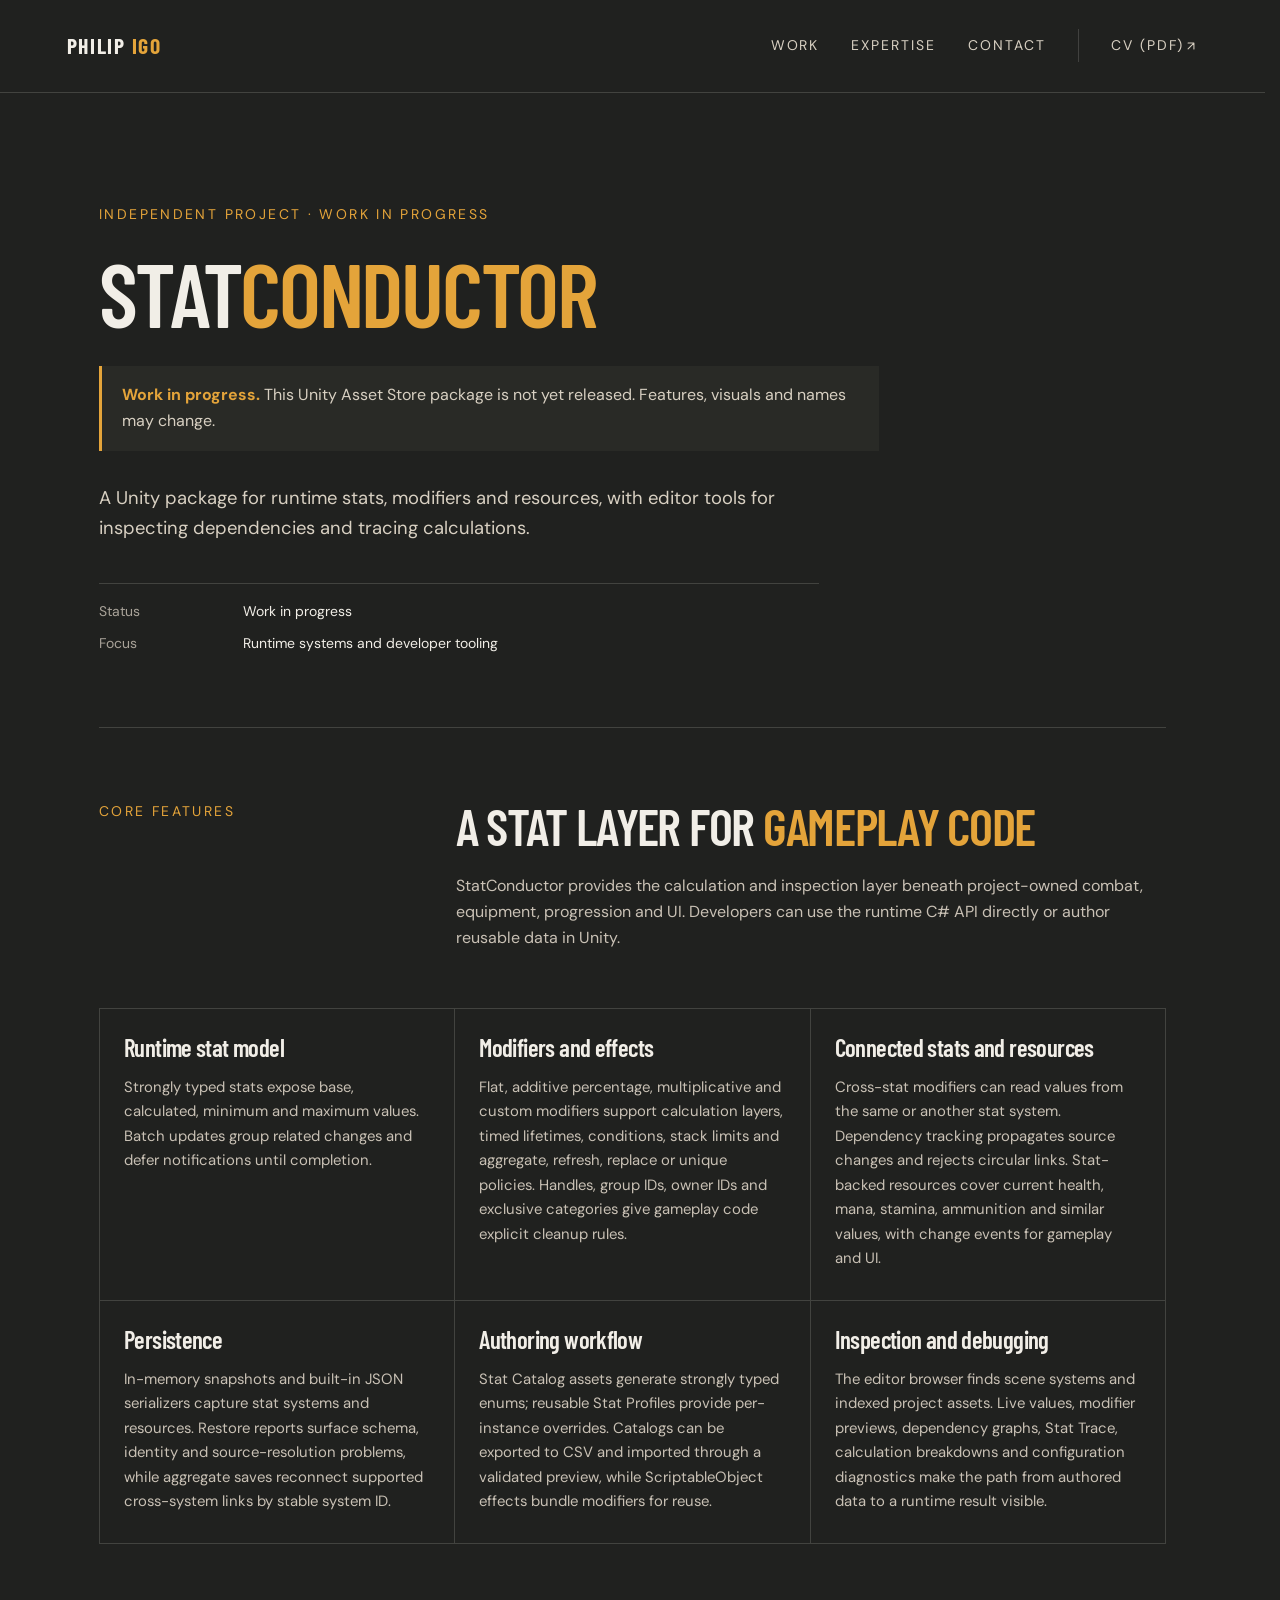
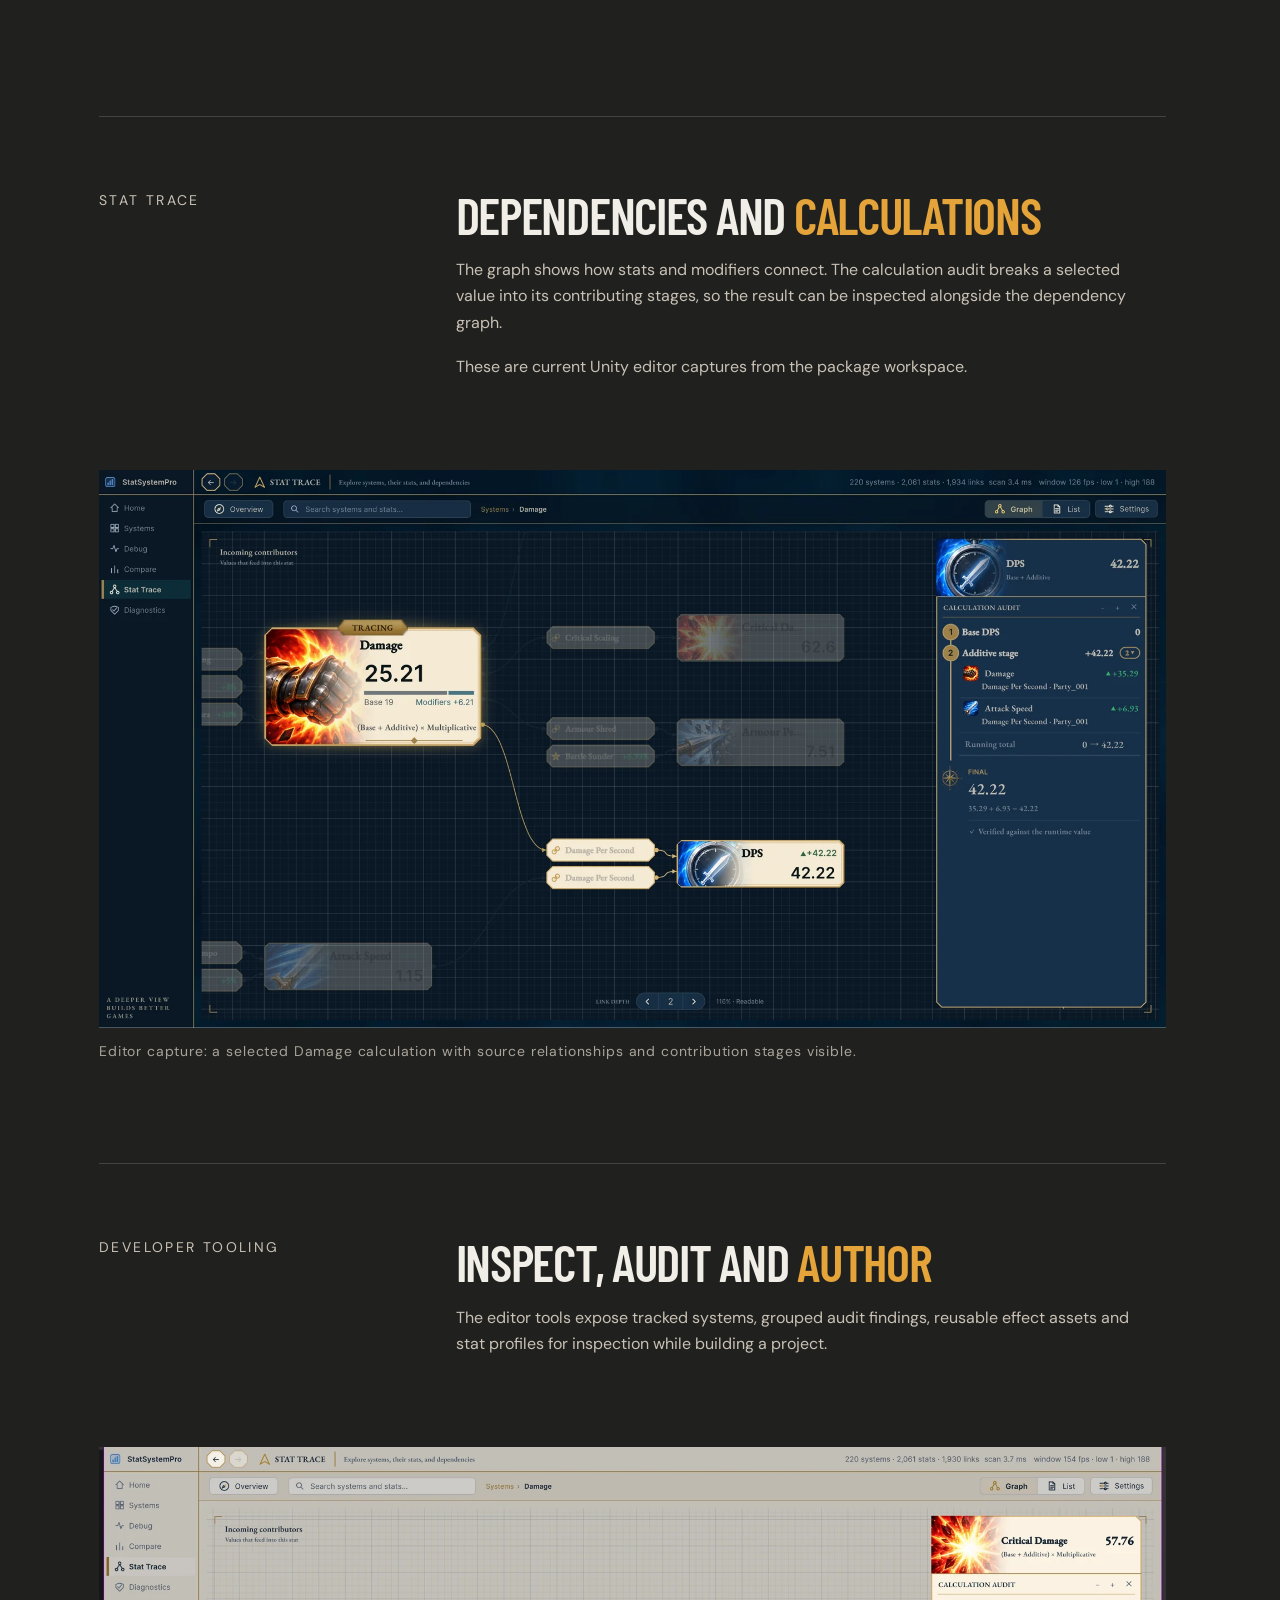
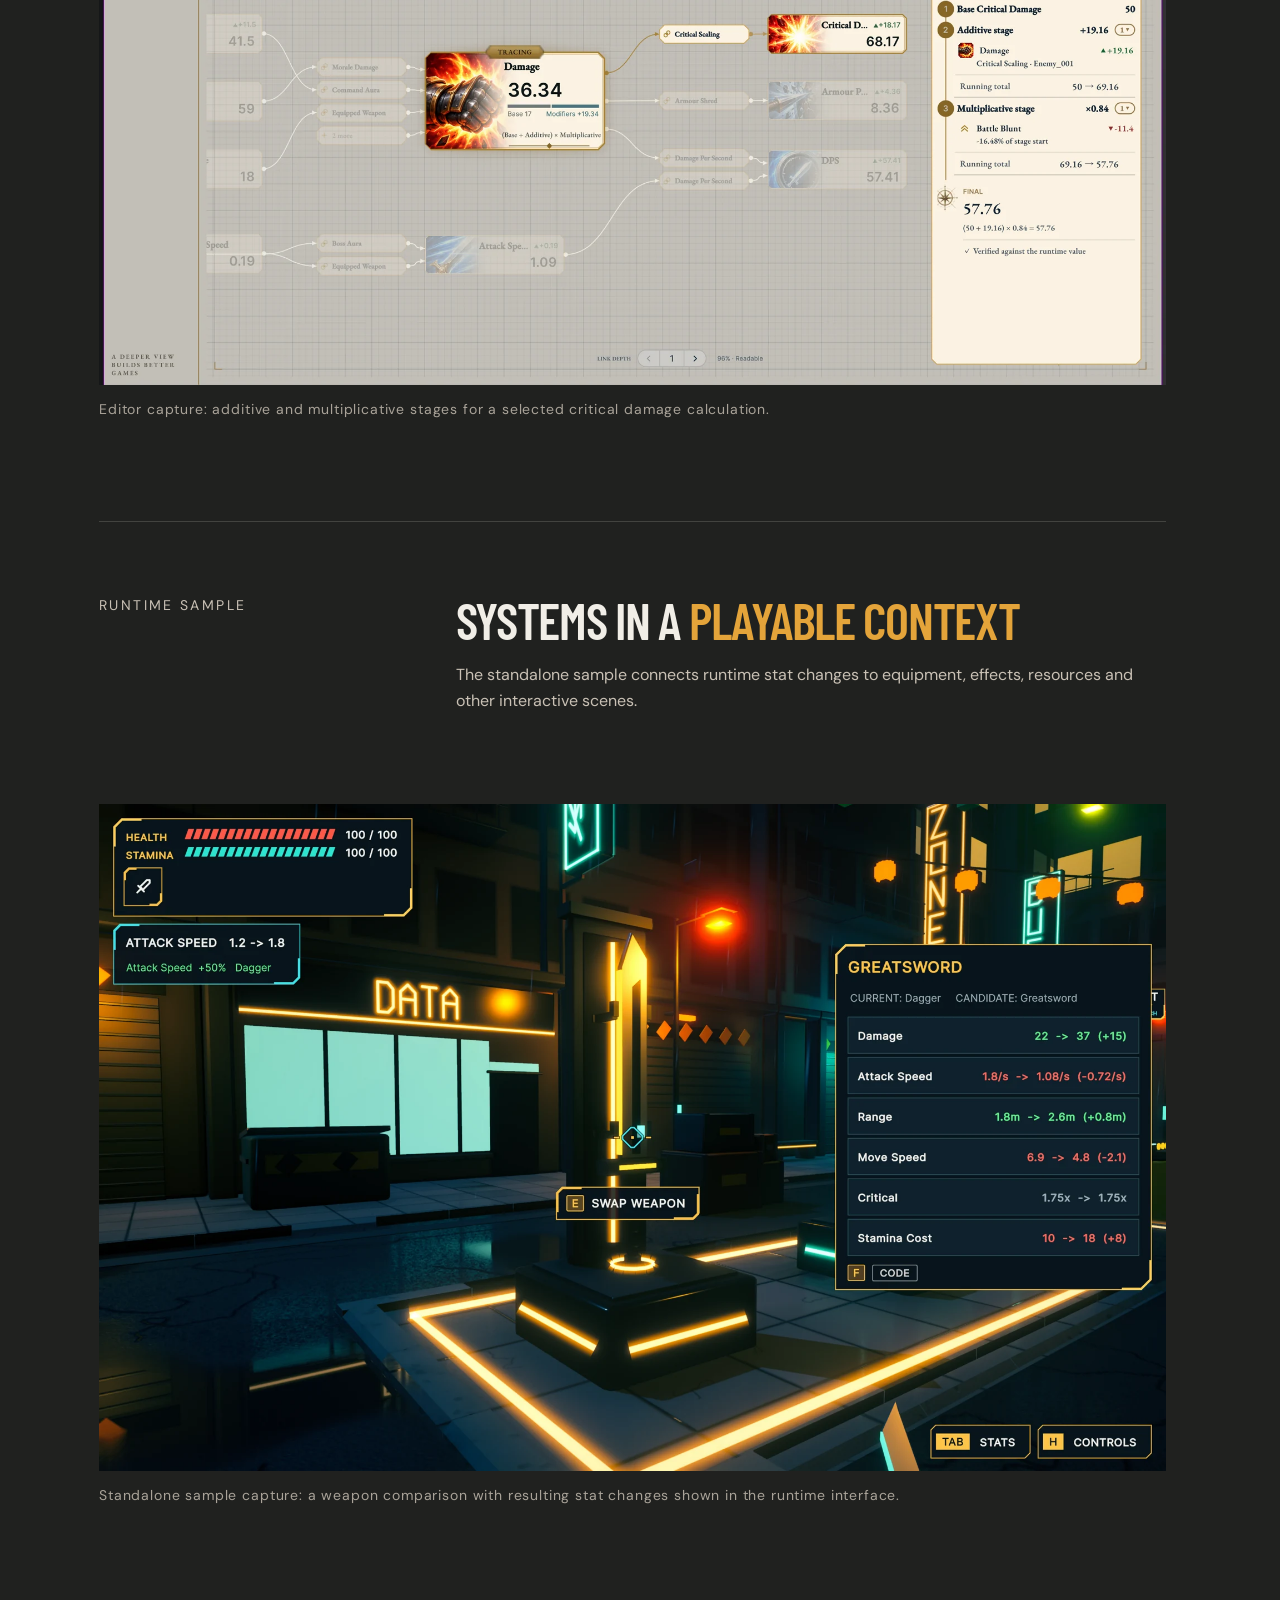
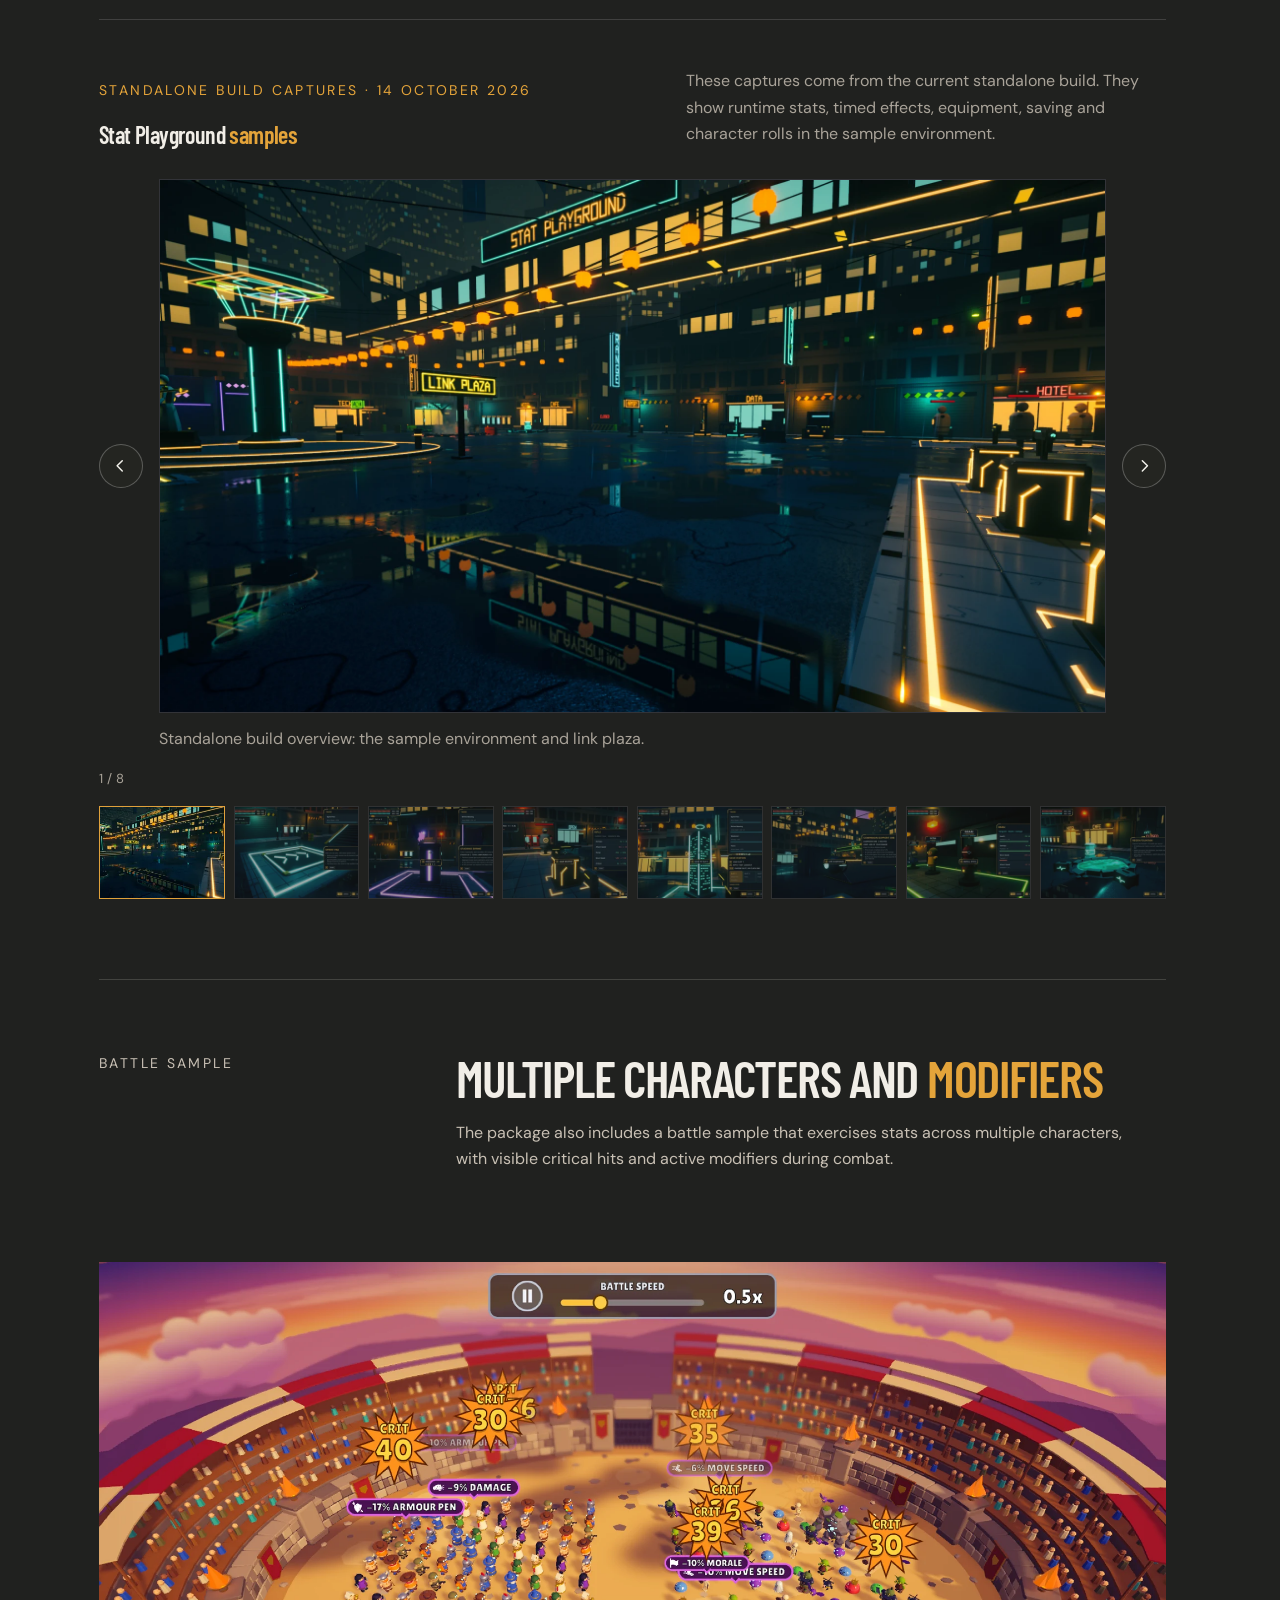
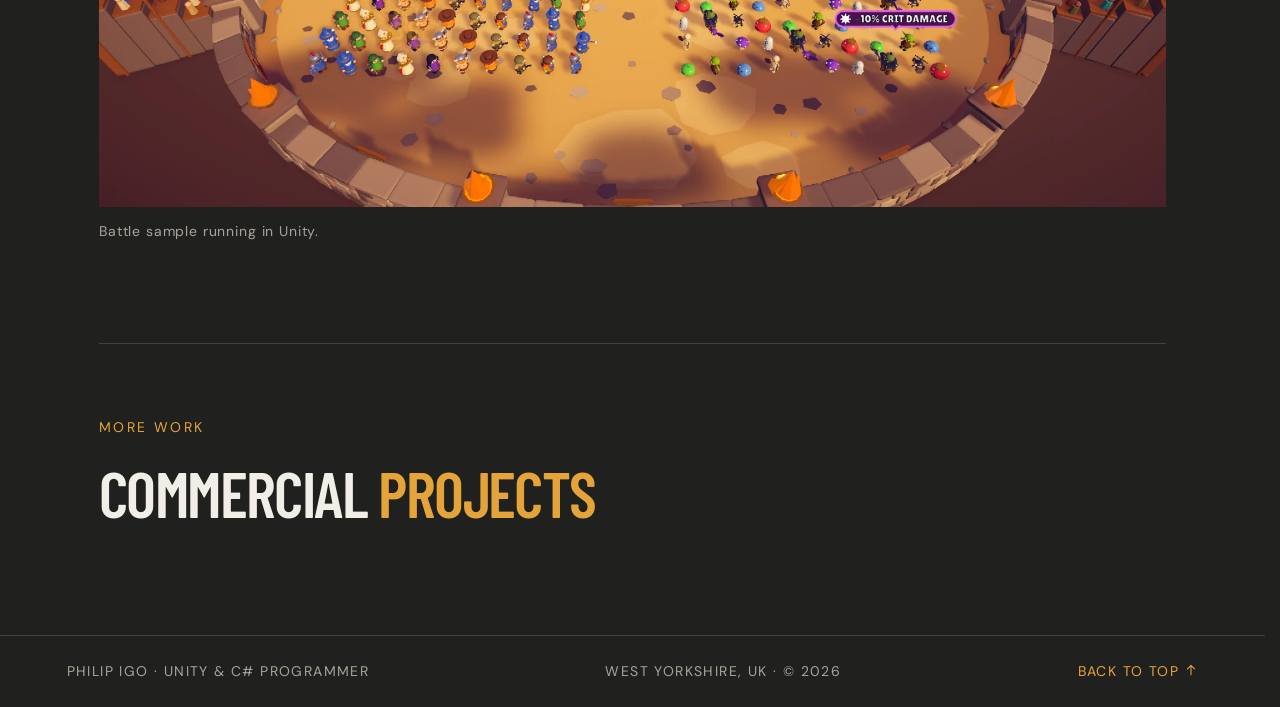
<file: statsystempro.html>
<!doctype html>
<html lang="en-GB">
<head>
	<meta charset="utf-8"><meta name="viewport" content="width=device-width, initial-scale=1">
	<title>StatConductor | Philip Igo</title>
	<meta name="description" content="StatConductor is an in-development Unity package for runtime stats, modifiers and resources, with editor tools for inspecting dependencies and tracing calculations.">
	<link rel="canonical" href="https://cheesewizard.github.io/statsystempro.html">
	<meta property="og:title" content="StatConductor | Philip Igo"><meta property="og:description" content="Unity editor tooling and standalone sample captures from StatConductor, a package in development."><meta property="og:type" content="website"><meta property="og:url" content="https://cheesewizard.github.io/statsystempro.html"><meta property="og:image" content="https://cheesewizard.github.io/assets/statsystempro-trace-dark-clean-social.jpg"><meta property="og:image:alt" content="StatConductor dependency graph and calculation audit in the Unity editor.">
	<link rel="preconnect" href="https://fonts.googleapis.com"><link rel="preconnect" href="https://fonts.gstatic.com" crossorigin><link href="https://fonts.googleapis.com/css2?family=Barlow+Condensed:wght@600;700&amp;family=DM+Sans:wght@400&amp;display=swap" rel="stylesheet"><link rel="stylesheet" href="styles.css?v=8c7834fe68"><link rel="stylesheet" href="case-studies.css?v=02d6e6b512"><link rel="stylesheet" href="package-features.css?v=f59df4e257"><link rel="stylesheet" href="screenshot-gallery.css?v=532b1e3534"><link rel="icon" type="image/svg+xml" href="assets/favicon.svg"><meta name="theme-color" content="#20211f"><meta name="twitter:card" content="summary_large_image">
<link rel="stylesheet" href="image-viewer.css?v=bba6890226">
<script src="image-viewer.js?v=de3b3a60b3" defer></script>
</head>
<body class="case-page screenshot-gallery-page"><a class="skip-link" href="#main">Skip to content</a><header class="site-header"><div class="case-header-inner"><a class="wordmark" href="index.html" aria-label="Philip Igo home">PHILIP <span>IGO</span></a><nav class="case-nav" aria-label="Main navigation"><a href="index.html#work">Work</a><a href="index.html#expertise">Expertise</a><a href="index.html#contact">Contact</a><a class="case-cv" href="assets/philip-igo-cv.pdf?v=4ee0b64d01" data-goatcounter-click="cv-download" data-goatcounter-title="Download CV">CV (PDF) <svg class="link-icon" viewBox="0 0 24 24" aria-hidden="true" focusable="false"><path d="M7 17 17 7M7 7h10v10"/></svg></a></nav></div></header>
	<main id="main" class="case-wrap">
		<section class="case-hero" aria-labelledby="case-title"><p class="case-kicker">Independent project · Work in progress</p><h1 id="case-title">Stat<span class="accent">Conductor</span></h1><p class="case-notice"><strong>Work in progress.</strong> This Unity Asset Store package is not yet released. Features, visuals and names may change.</p><p class="case-intro">A Unity package for runtime stats, modifiers and resources, with editor tools for inspecting dependencies and tracing calculations.</p><div class="case-meta"><span>Status</span><strong>Work in progress</strong><span>Focus</span><strong>Runtime systems and developer tooling</strong></div></section>
		<section class="package-features" aria-labelledby="core-features-title"><div class="package-features-heading"><p class="case-kicker">Core features</p><div><h2 id="core-features-title">A stat layer for <span class="accent">gameplay code</span></h2><p>StatConductor provides the calculation and inspection layer beneath project-owned combat, equipment, progression and UI. Developers can use the runtime C# API directly or author reusable data in Unity.</p></div></div><div class="package-feature-grid">
			<article><h3>Runtime stat model</h3><p>Strongly typed stats expose base, calculated, minimum and maximum values. Batch updates group related changes and defer notifications until completion.</p></article>
			<article><h3>Modifiers and effects</h3><p>Flat, additive percentage, multiplicative and custom modifiers support calculation layers, timed lifetimes, conditions, stack limits and aggregate, refresh, replace or unique policies. Handles, group IDs, owner IDs and exclusive categories give gameplay code explicit cleanup rules.</p></article>
			<article><h3>Connected stats and resources</h3><p>Cross-stat modifiers can read values from the same or another stat system. Dependency tracking propagates source changes and rejects circular links. Stat-backed resources cover current health, mana, stamina, ammunition and similar values, with change events for gameplay and UI.</p></article>
			<article><h3>Persistence</h3><p>In-memory snapshots and built-in JSON serializers capture stat systems and resources. Restore reports surface schema, identity and source-resolution problems, while aggregate saves reconnect supported cross-system links by stable system ID.</p></article>
			<article><h3>Authoring workflow</h3><p>Stat Catalog assets generate strongly typed enums; reusable Stat Profiles provide per-instance overrides. Catalogs can be exported to CSV and imported through a validated preview, while ScriptableObject effects bundle modifiers for reuse.</p></article>
			<article><h3>Inspection and debugging</h3><p>The editor browser finds scene systems and indexed project assets. Live values, modifier previews, dependency graphs, Stat Trace, calculation breakdowns and configuration diagnostics make the path from authored data to a runtime result visible.</p></article>
		</div></section>
		<section class="case-section stat-feature-copy"><p class="case-kicker">Stat Trace</p><div><h2>Dependencies and <span class="accent">calculations</span></h2><p>The graph shows how stats and modifiers connect. The calculation audit breaks a selected value into its contributing stages, so the result can be inspected alongside the dependency graph.</p><p>These are current Unity editor captures from the package workspace.</p></div></section>
		<figure class="case-media stat-feature"><a href="assets/statsystempro-trace-dark-clean-full.webp"><img src="assets/statsystempro-trace-dark-clean.webp" alt="StatConductor dark dependency graph and calculation audit" width="1920" height="1004" decoding="async"></a><figcaption>Editor capture: a selected Damage calculation with source relationships and contribution stages visible.</figcaption></figure>
		<section class="case-section stat-feature-copy"><p class="case-kicker">Developer tooling</p><div><h2>Inspect, audit and <span class="accent">author</span></h2><p>The editor tools expose tracked systems, grouped audit findings, reusable effect assets and stat profiles for inspection while building a project.</p></div></section>
		<figure class="case-media stat-feature"><a href="assets/statsystempro-calculation-audit-clean-full.webp"><img src="assets/statsystempro-calculation-audit-clean.webp" alt="StatConductor light calculation audit in the Unity editor" width="1920" height="968" loading="lazy" decoding="async"></a><figcaption>Editor capture: additive and multiplicative stages for a selected critical damage calculation.</figcaption></figure>
		<section class="case-section stat-feature-copy"><p class="case-kicker">Runtime sample</p><div><h2>Systems in a <span class="accent">playable context</span></h2><p>The standalone sample connects runtime stat changes to equipment, effects, resources and other interactive scenes.</p></div></section>
		<figure class="case-media stat-feature"><a href="assets/statsystempro-equipment-full.webp"><img src="assets/statsystempro-equipment.webp" alt="StatConductor standalone sample weapon rack with an equipment comparison" width="1920" height="1200" loading="lazy" decoding="async"></a><figcaption>Standalone sample capture: a weapon comparison with resulting stat changes shown in the runtime interface.</figcaption></figure>
		<section class="screenshot-gallery" aria-labelledby="gallery-title" data-screenshot-gallery><div class="screenshot-gallery-heading"><div><p class="case-kicker">Standalone build captures · 14 October 2026</p><h2 id="gallery-title">Stat Playground <span class="accent">samples</span></h2></div><p>These captures come from the current standalone build. They show runtime stats, timed effects, equipment, saving and character rolls in the sample environment.</p></div><div class="screenshot-gallery-viewer"><button class="screenshot-gallery-button screenshot-gallery-prev" type="button" aria-label="Previous capture"><svg viewBox="0 0 24 24" aria-hidden="true"><path d="m14 5-7 7 7 7"/></svg></button><figure class="screenshot-gallery-stage"><a data-gallery-link href="assets/stat-gallery-oct14/skybridge-reflection-full.webp"><img data-gallery-image src="assets/stat-gallery-oct14/skybridge-reflection.webp" alt="Stat Playground city environment reflected in wet paving" width="1920" height="1080" loading="lazy" decoding="async"></a><figcaption data-gallery-caption>Standalone build overview: the sample environment and link plaza.</figcaption></figure><button class="screenshot-gallery-button screenshot-gallery-next" type="button" aria-label="Next capture"><svg viewBox="0 0 24 24" aria-hidden="true"><path d="m10 5 7 7-7 7"/></svg></button></div><div class="screenshot-gallery-controls"><span data-gallery-count>1 / 8</span></div><div class="screenshot-gallery-thumbs" role="group" aria-label="Current Stat Playground captures">
			<button type="button" class="is-active" data-gallery-item data-full="assets/stat-gallery-oct14/skybridge-reflection-full.webp" data-image="assets/stat-gallery-oct14/skybridge-reflection.webp" data-alt="Stat Playground city environment reflected in wet paving" data-caption="Standalone build overview: the sample environment and link plaza."><img src="assets/stat-gallery-oct14/skybridge-reflection-thumb.webp" alt="Sample environment overview thumbnail" loading="lazy"></button><button type="button" data-gallery-item data-full="assets/stat-gallery-oct14/sprint-pad-full.webp" data-image="assets/stat-gallery-oct14/sprint-pad.webp" data-alt="Stat Playground sprint pad with an active move speed timer" data-caption="Sprint pad sample with the move speed change and timer visible."><img src="assets/stat-gallery-oct14/sprint-pad-thumb.webp" alt="Sprint pad sample thumbnail" loading="lazy"></button><button type="button" data-gallery-item data-full="assets/stat-gallery-oct14/stacking-shrine-full.webp" data-image="assets/stat-gallery-oct14/stacking-shrine.webp" data-alt="Stat Playground stacking shrine with three active stacks" data-caption="Stacking shrine sample with the active stack count and jump height change visible."><img src="assets/stat-gallery-oct14/stacking-shrine-thumb.webp" alt="Stacking shrine sample thumbnail" loading="lazy"></button><button type="button" data-gallery-item data-full="assets/stat-gallery-oct14/gun-range-full.webp" data-image="assets/stat-gallery-oct14/gun-range.webp" data-alt="Stat Playground gun range with an equipment comparison panel" data-caption="Gun range sample with a rifle comparison and resulting stat changes."><img src="assets/stat-gallery-oct14/gun-range-thumb.webp" alt="Gun range sample thumbnail" loading="lazy"></button><button type="button" data-gallery-item data-full="assets/stat-gallery-oct14/save-station-loadout-full.webp" data-image="assets/stat-gallery-oct14/save-station-loadout.webp" data-alt="Stat Playground save station showing saved equipment and resources" data-caption="Save station sample with the stored equipment and resource state visible."><img src="assets/stat-gallery-oct14/save-station-loadout-thumb.webp" alt="Save station sample thumbnail" loading="lazy"></button><button type="button" data-gallery-item data-full="assets/stat-gallery-oct14/companion-orb-full.webp" data-image="assets/stat-gallery-oct14/companion-orb.webp" data-alt="Stat Playground companion support orb interaction" data-caption="Companion orb sample describing its linked stat effects."><img src="assets/stat-gallery-oct14/companion-orb-thumb.webp" alt="Companion orb sample thumbnail" loading="lazy"></button><button type="button" data-gallery-item data-full="assets/stat-gallery-oct14/recruit-full.webp" data-image="assets/stat-gallery-oct14/recruit.webp" data-alt="Stat Playground recruit station with randomised character values" data-caption="Recruit sample with randomised health, damage, move speed and attack speed rolls."><img src="assets/stat-gallery-oct14/recruit-thumb.webp" alt="Recruit sample thumbnail" loading="lazy"></button><button type="button" data-gallery-item data-full="assets/stat-gallery-oct14/regen-fountain-full.webp" data-image="assets/stat-gallery-oct14/regen-fountain.webp" data-alt="Stat Playground regeneration fountain" data-caption="Regeneration fountain sample showing a timed health resource effect."><img src="assets/stat-gallery-oct14/regen-fountain-thumb.webp" alt="Regeneration fountain sample thumbnail" loading="lazy"></button>
		</div></section><section class="case-section"><p class="case-kicker">Battle sample</p><div><h2>Multiple characters and <span class="accent">modifiers</span></h2><p>The package also includes a battle sample that exercises stats across multiple characters, with visible critical hits and active modifiers during combat.</p></div></section><figure class="case-media"><a href="assets/statsystempro-battle-sample-clean-full.webp"><img src="assets/statsystempro-battle-sample-clean.webp" alt="StatConductor battle sample with multiple characters, critical hits and active modifiers" width="1920" height="980" loading="lazy" decoding="async"></a><figcaption>Battle sample running in Unity.</figcaption></figure><section class="case-next"><p class="case-kicker">More work</p><a href="index.html#work"><h2>Commercial <span class="accent">projects</span></h2></a></section>
	</main><footer class="site-footer"><span>Philip Igo · Unity &amp; C# programmer</span><span>West Yorkshire, UK · © 2026</span><a href="#main">Back to top <svg class="link-icon" viewBox="0 0 24 24" aria-hidden="true" focusable="false"><path d="M12 20V4m-6 6 6-6 6 6"/></svg></a></footer><script src="screenshot-gallery.js?v=b23ca50fdc" defer></script>
<script data-goatcounter="https://cheesewizard.goatcounter.com/count" async src="https://gc.zgo.at/count.js"></script>
</body></html>
</file>
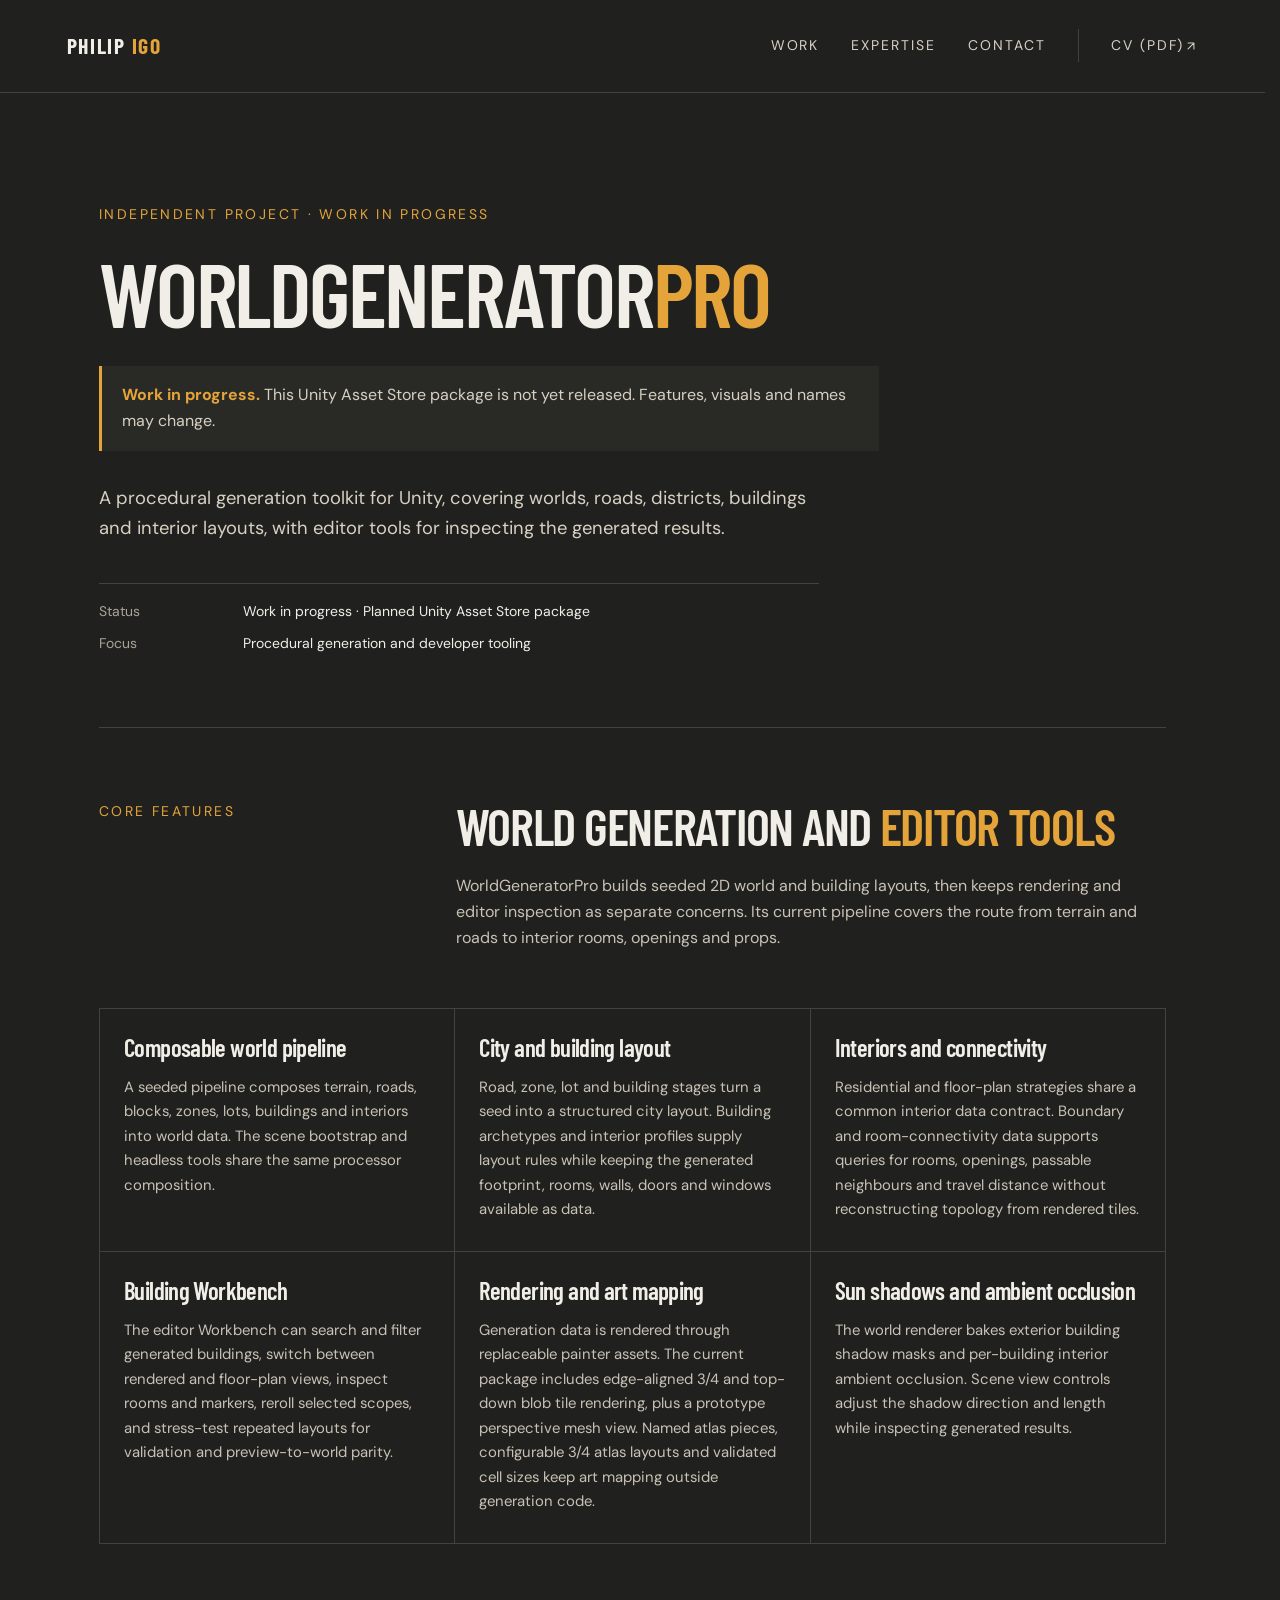
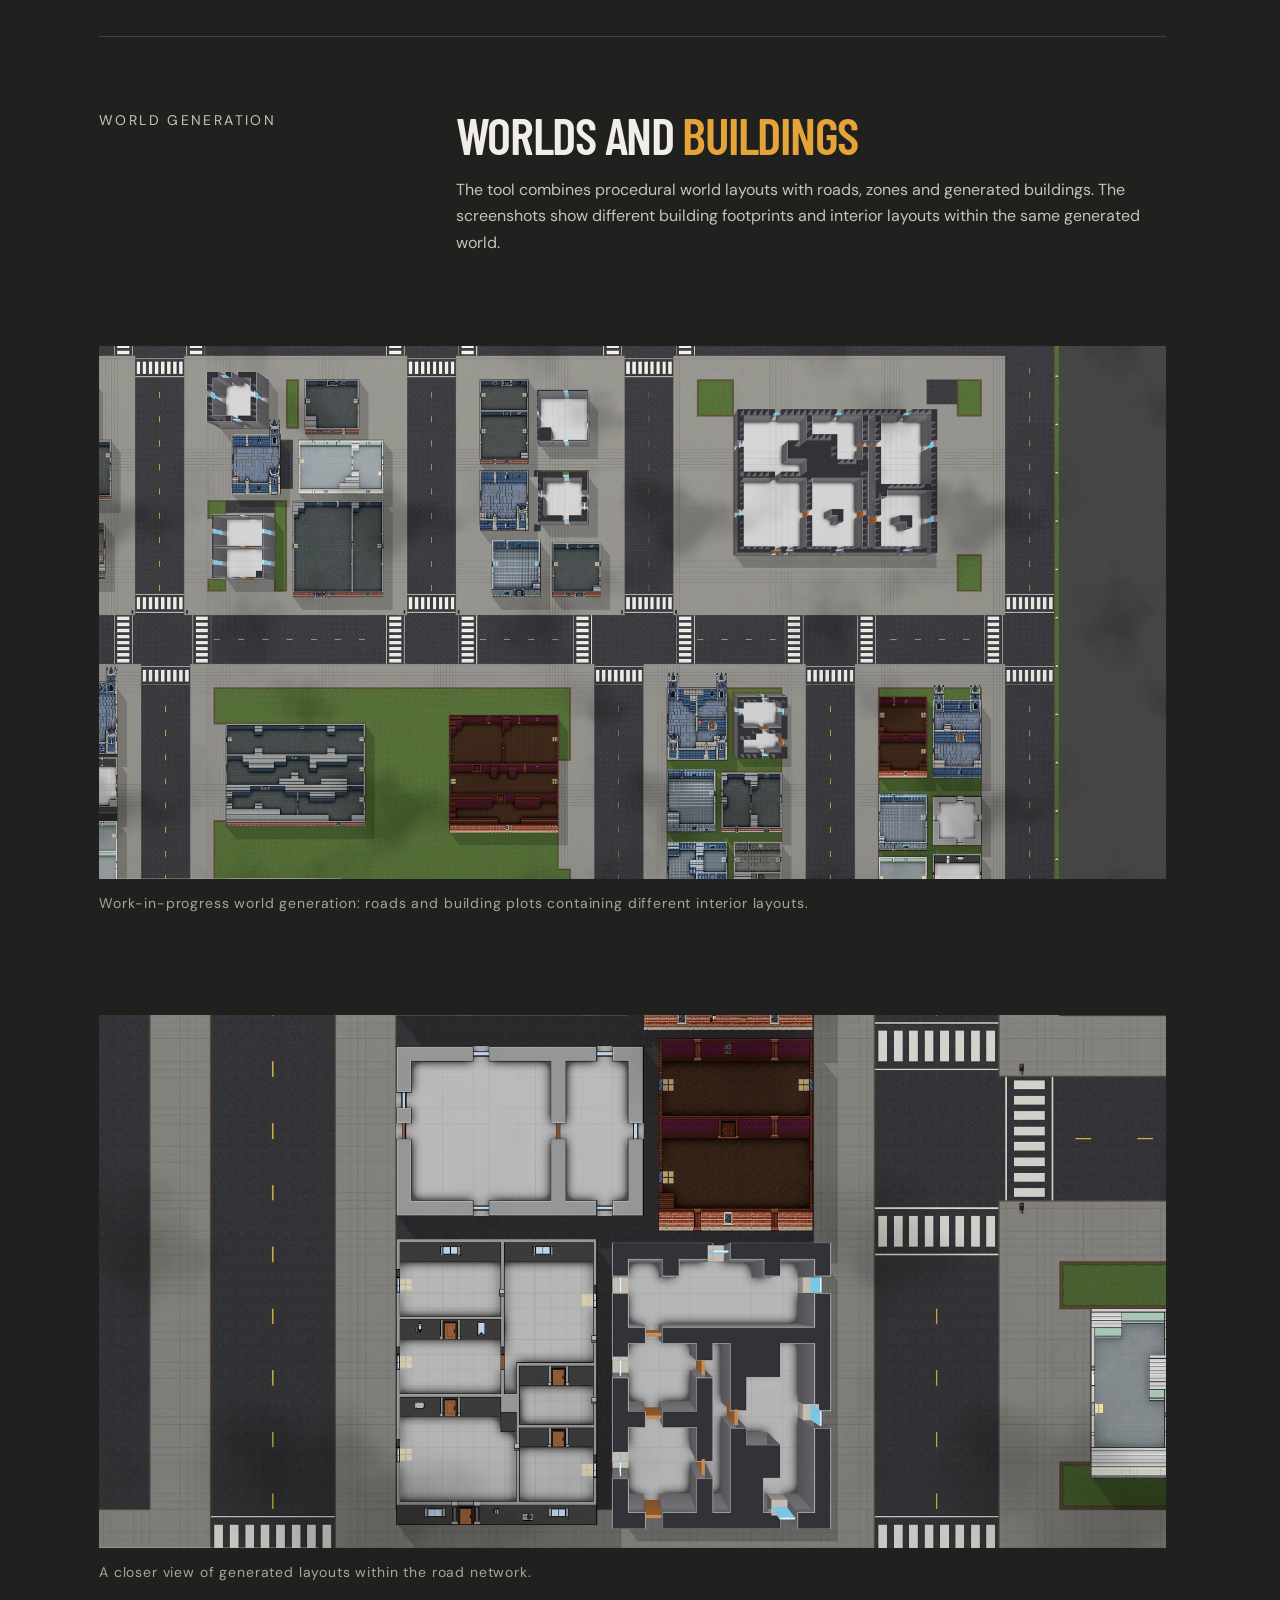
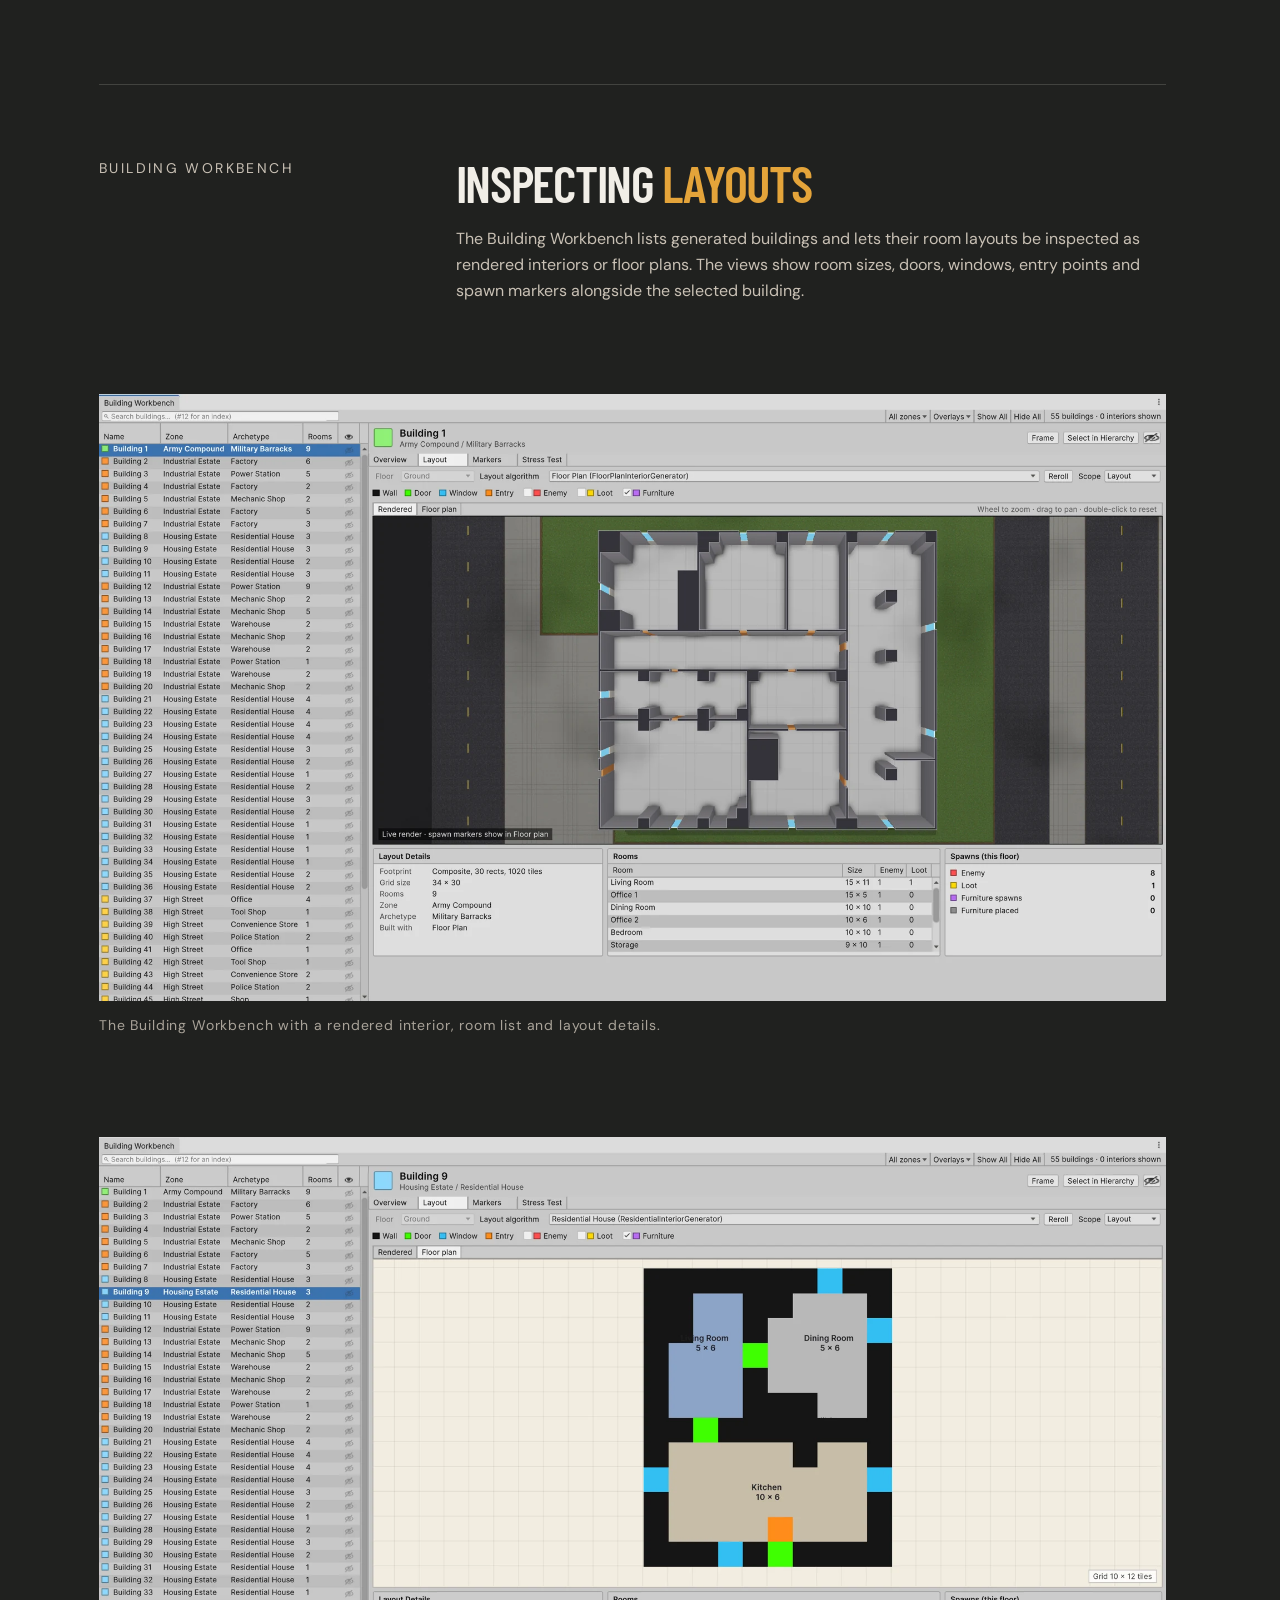
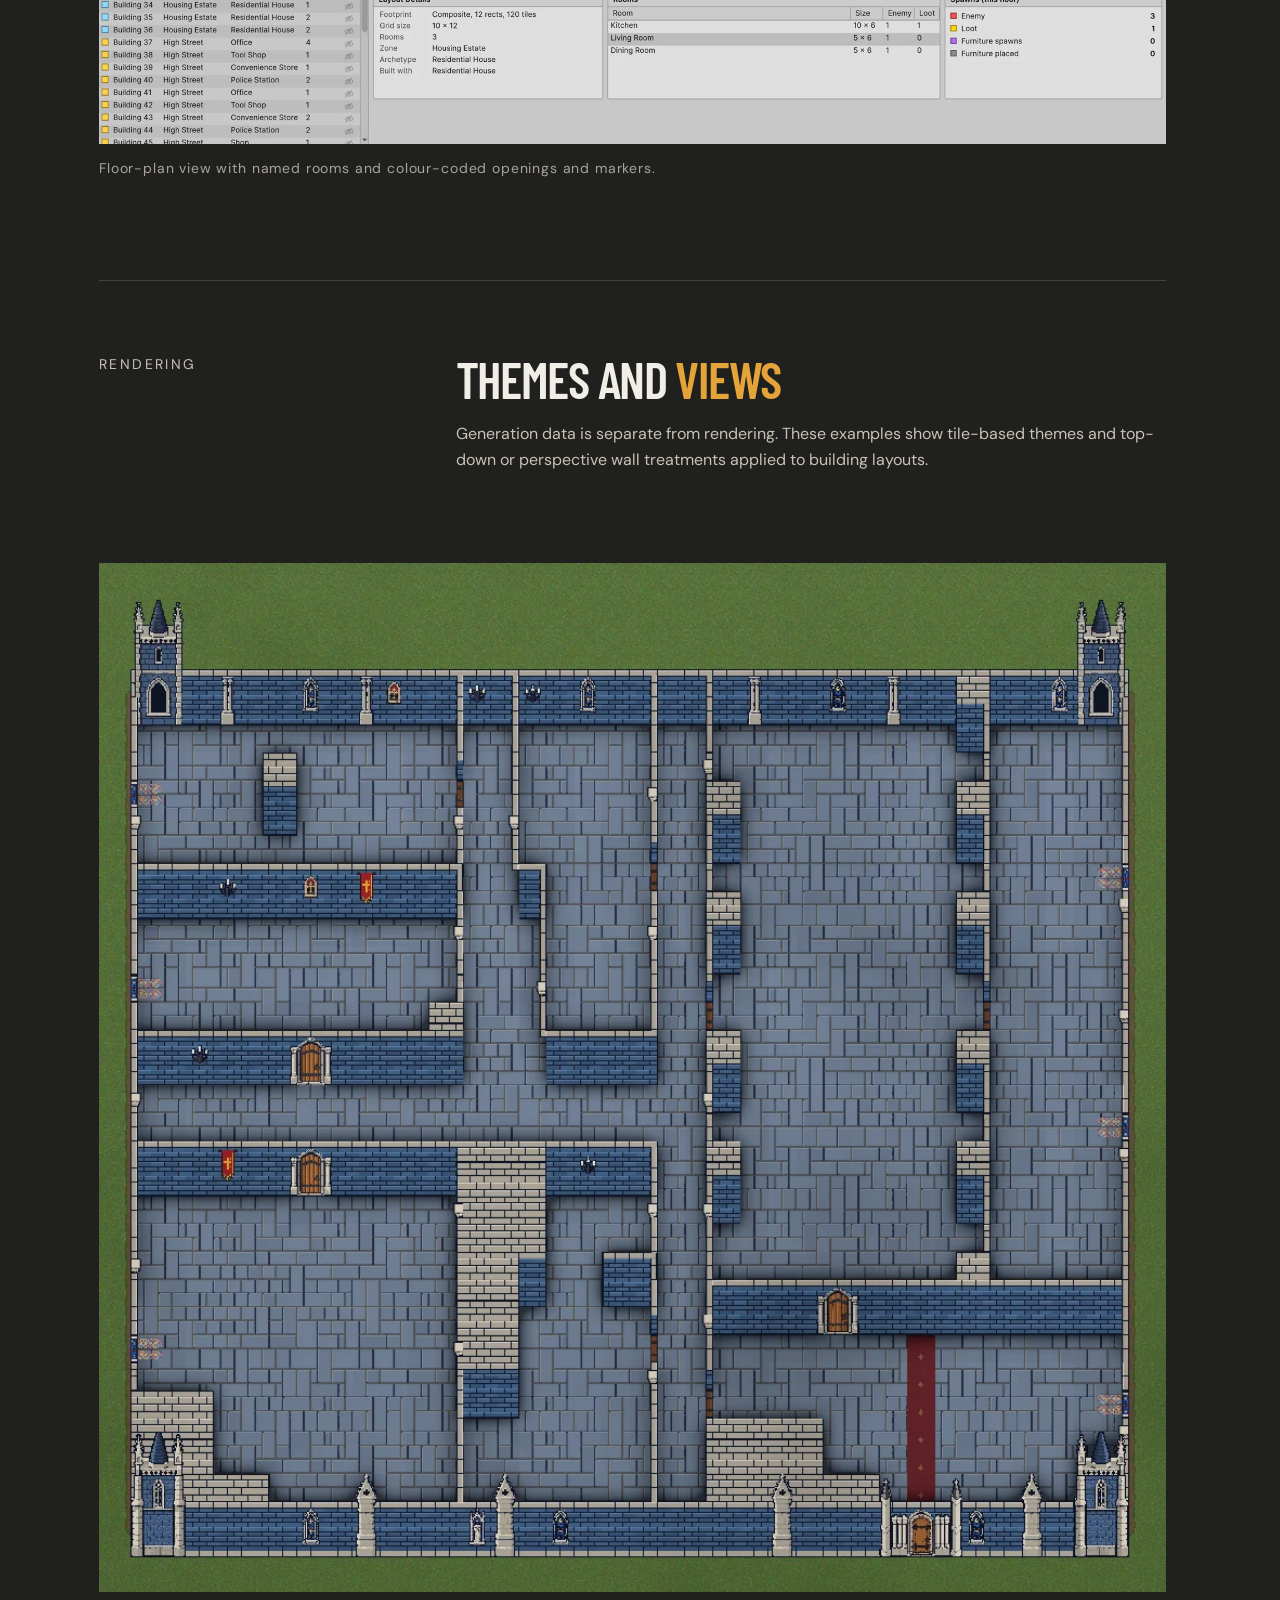
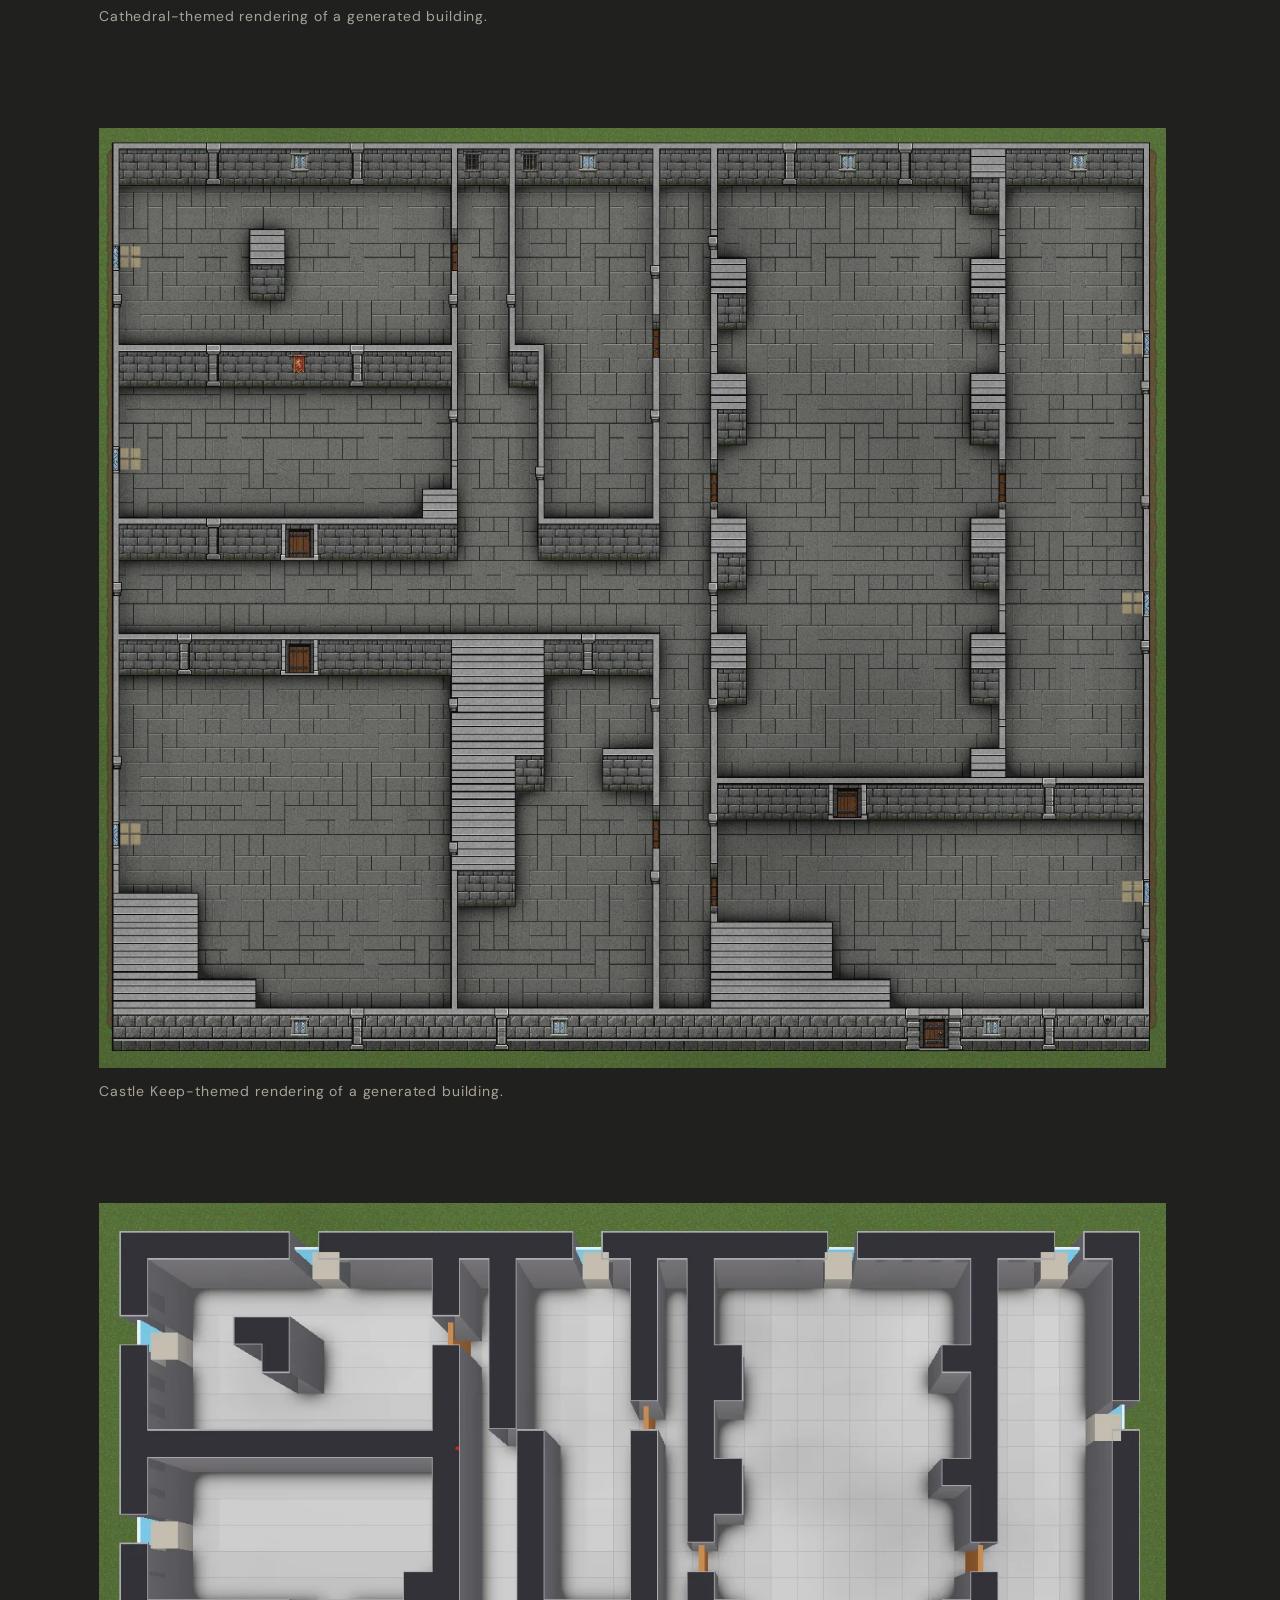
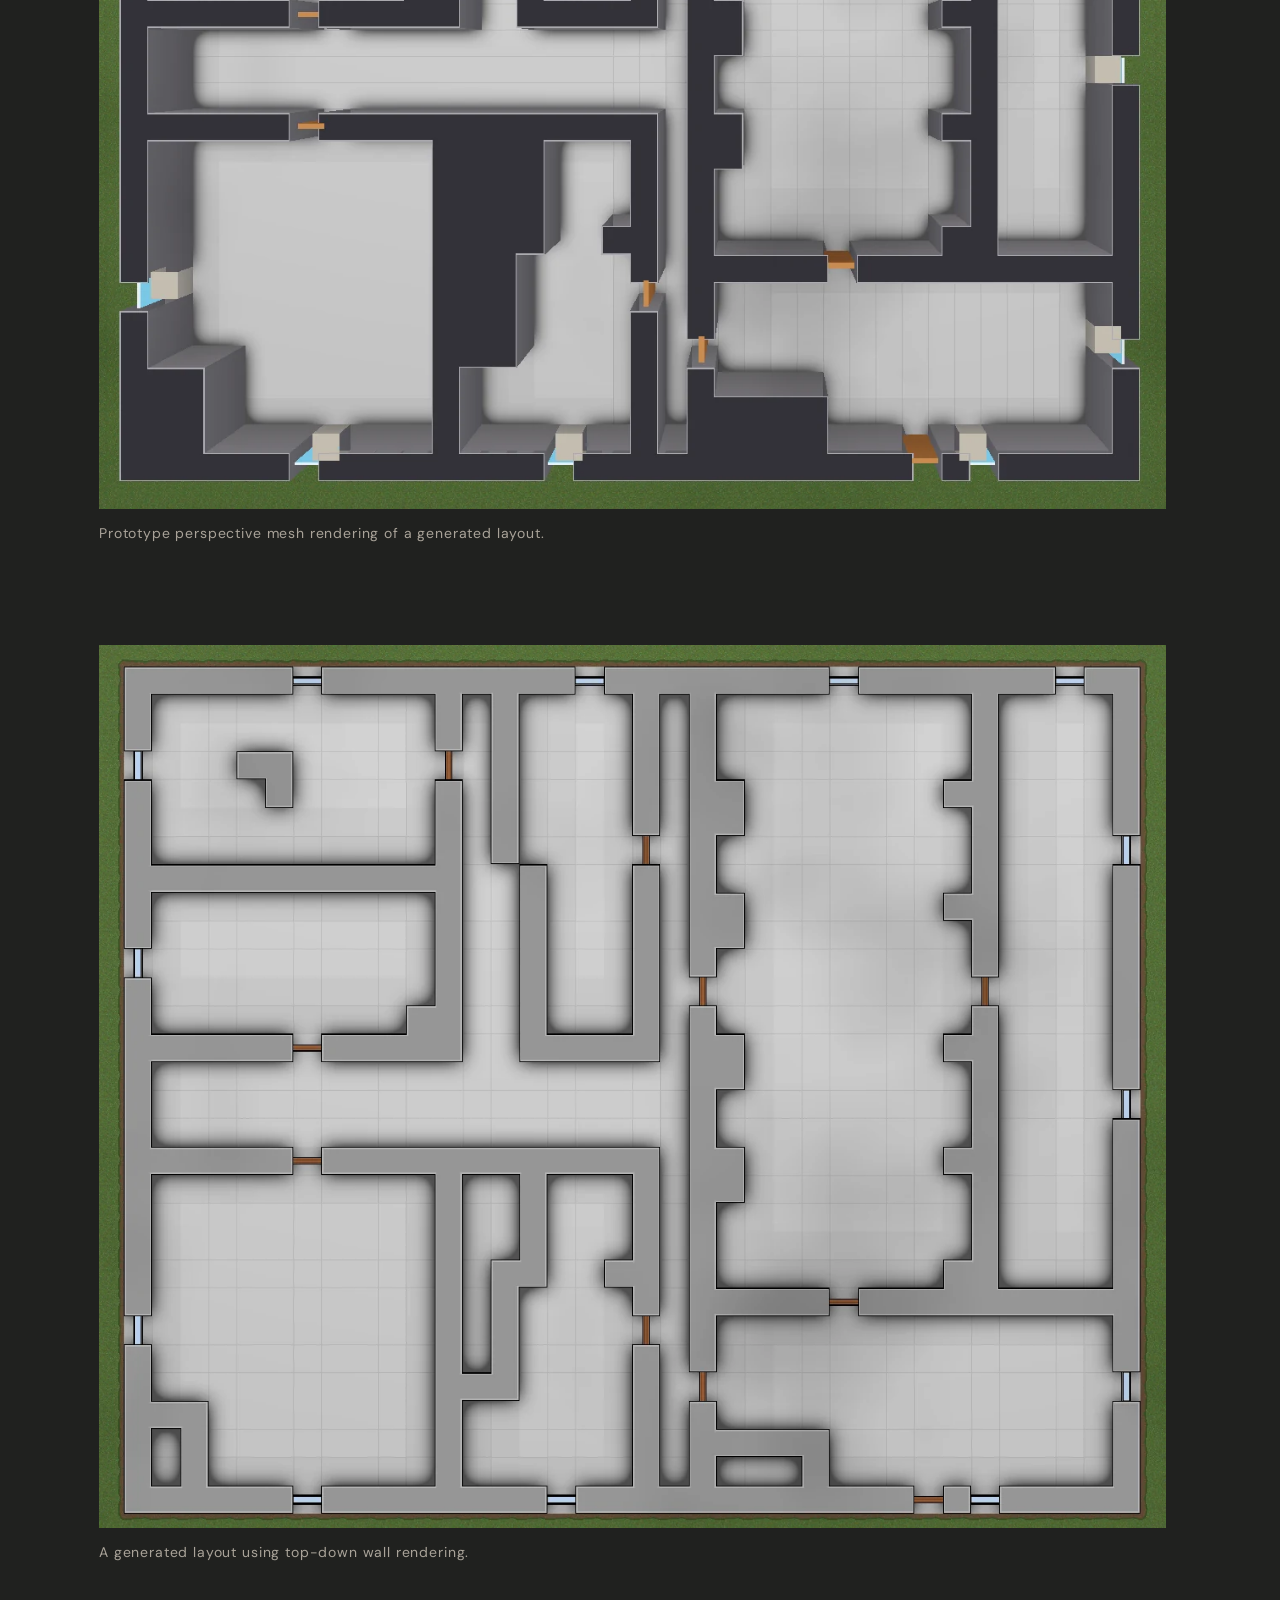
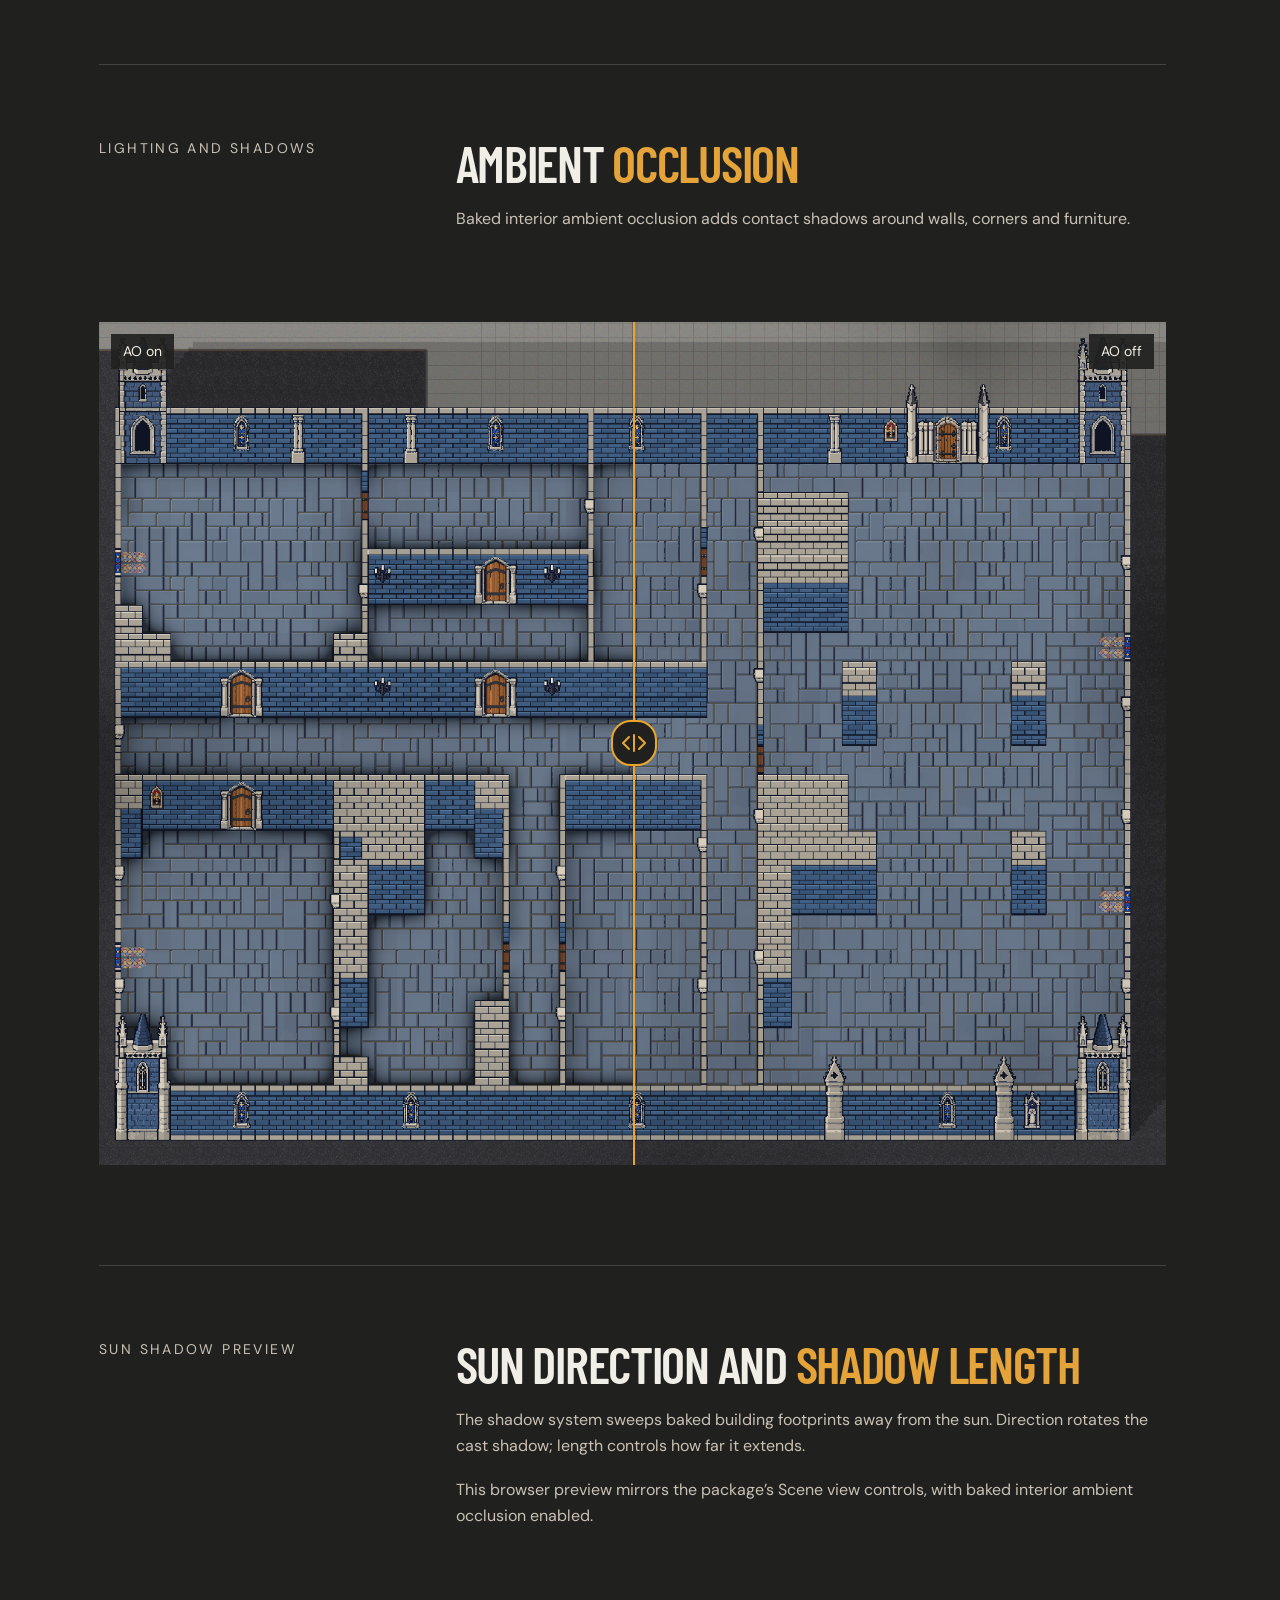
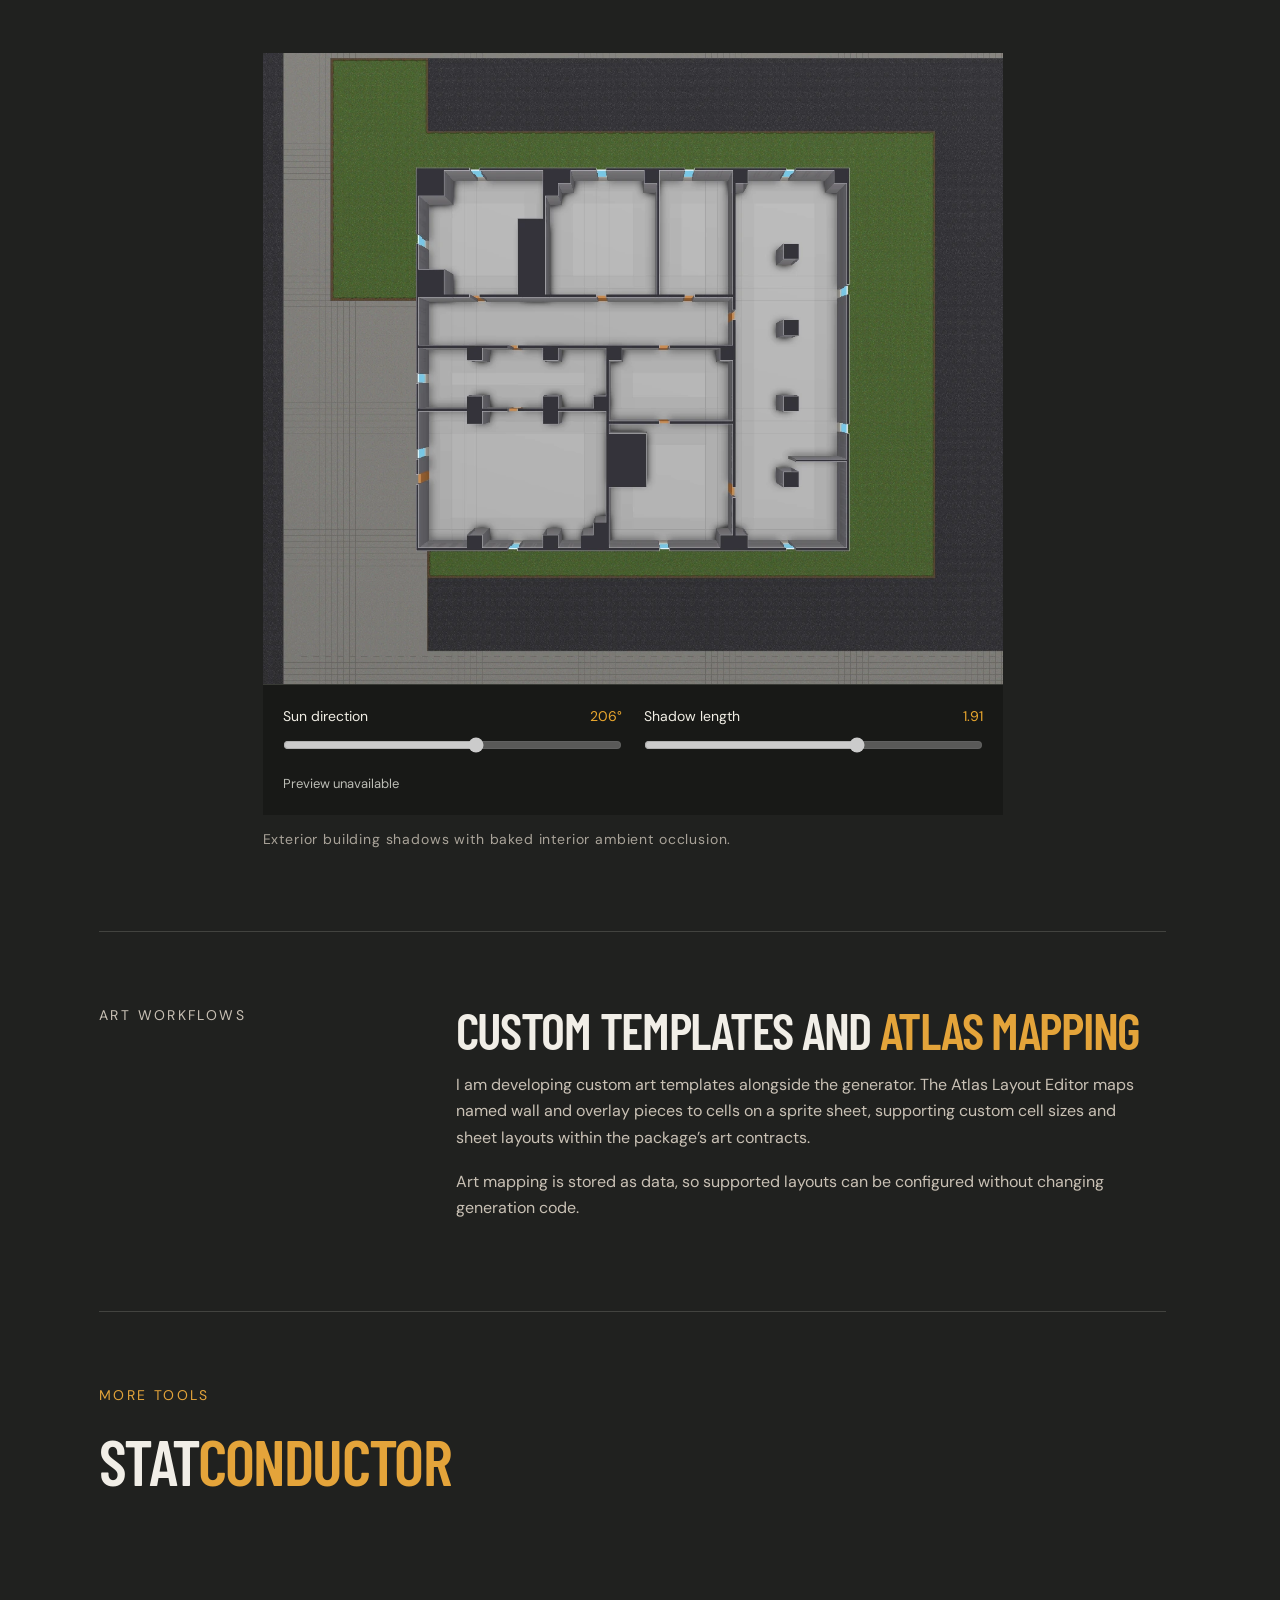
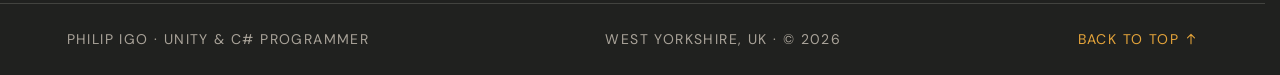
<file: worldgeneratorpro.html>
<!doctype html>
<html lang="en-GB">
<head>
	<meta charset="utf-8">
	<meta name="viewport" content="width=device-width, initial-scale=1">
	<title>WorldGeneratorPro | Philip Igo</title>
	<meta name="description" content="WorldGeneratorPro is a work-in-progress Unity tool for procedural worlds, roads, buildings and interior layouts, with editor tools for inspecting generated results.">
	<link rel="canonical" href="https://cheesewizard.github.io/worldgeneratorpro.html">
	<meta property="og:title" content="WorldGeneratorPro | Philip Igo">
	<meta property="og:description" content="Procedural worlds, building layouts and rendering tools. A Unity Asset Store package currently in development.">
	<meta property="og:type" content="website">
	<meta property="og:url" content="https://cheesewizard.github.io/worldgeneratorpro.html">
	<meta property="og:image" content="https://cheesewizard.github.io/assets/worldgeneratorpro-cathedral-social.jpg">
	<meta property="og:image:alt" content="Cathedral-themed generated interior with blue stone walls.">
	<link rel="preconnect" href="https://fonts.googleapis.com">
	<link rel="preconnect" href="https://fonts.gstatic.com" crossorigin>
	<link href="https://fonts.googleapis.com/css2?family=Barlow+Condensed:wght@600;700&amp;family=DM+Sans:wght@400&amp;display=swap" rel="stylesheet">
	<link rel="stylesheet" href="styles.css?v=8c7834fe68">
	<link rel="stylesheet" href="case-studies.css?v=02d6e6b512">
	<link rel="icon" type="image/svg+xml" href="assets/favicon.svg">
	<meta name="theme-color" content="#20211f">
	<meta name="twitter:card" content="summary_large_image">
	<link rel="stylesheet" href="comparison.css?v=8a73a38042">
	<link rel="stylesheet" href="lighting-demo.css?v=d2d1dea6ec">
	<script src="comparison.js?v=9aac57a169" defer></script>
	<script src="lighting-demo.js?v=99698d4483" defer></script>
<link rel="stylesheet" href="package-features.css?v=f59df4e257">
<link rel="stylesheet" href="image-viewer.css?v=bba6890226">
<script src="image-viewer.js?v=de3b3a60b3" defer></script>
</head>
<body class="case-page">
	<a class="skip-link" href="#main">Skip to content</a>
	<header class="site-header"><div class="case-header-inner"><a class="wordmark" href="index.html" aria-label="Philip Igo home">PHILIP <span>IGO</span></a><nav class="case-nav" aria-label="Main navigation"><a href="index.html#work">Work</a><a href="index.html#expertise">Expertise</a><a href="index.html#contact">Contact</a><a class="case-cv" href="assets/philip-igo-cv.pdf?v=4ee0b64d01" data-goatcounter-click="cv-download" data-goatcounter-title="Download CV">CV (PDF) <svg class="link-icon" viewBox="0 0 24 24" aria-hidden="true" focusable="false"><path d="M7 17 17 7M7 7h10v10"/></svg></a></nav></div></header>
	<main id="main" class="case-wrap"><section class="case-hero" aria-labelledby="case-title"><p class="case-kicker">Independent project · Work in progress</p><h1 id="case-title">WorldGenerator<span class="accent">Pro</span></h1><p class="case-notice"><strong>Work in progress.</strong> This Unity Asset Store package is not yet released. Features, visuals and names may change.</p><p class="case-intro">A procedural generation toolkit for Unity, covering worlds, roads, districts, buildings and interior layouts, with editor tools for inspecting the generated results.</p><div class="case-meta"><span>Status</span><strong>Work in progress · Planned Unity Asset Store package</strong><span>Focus</span><strong>Procedural generation and developer tooling</strong></div></section><section class="package-features" aria-labelledby="core-features-title"><div class="package-features-heading"><p class="case-kicker">Core features</p><div><h2 id="core-features-title">World generation and <span class="accent">editor tools</span></h2><p>WorldGeneratorPro builds seeded 2D world and building layouts, then keeps rendering and editor inspection as separate concerns. Its current pipeline covers the route from terrain and roads to interior rooms, openings and props.</p></div></div><div class="package-feature-grid">
	<article><h3>Composable world pipeline</h3><p>A seeded pipeline composes terrain, roads, blocks, zones, lots, buildings and interiors into world data. The scene bootstrap and headless tools share the same processor composition.</p></article>
	<article><h3>City and building layout</h3><p>Road, zone, lot and building stages turn a seed into a structured city layout. Building archetypes and interior profiles supply layout rules while keeping the generated footprint, rooms, walls, doors and windows available as data.</p></article>
	<article><h3>Interiors and connectivity</h3><p>Residential and floor-plan strategies share a common interior data contract. Boundary and room-connectivity data supports queries for rooms, openings, passable neighbours and travel distance without reconstructing topology from rendered tiles.</p></article>
	<article><h3>Building Workbench</h3><p>The editor Workbench can search and filter generated buildings, switch between rendered and floor-plan views, inspect rooms and markers, reroll selected scopes, and stress-test repeated layouts for validation and preview-to-world parity.</p></article>
	<article><h3>Rendering and art mapping</h3><p>Generation data is rendered through replaceable painter assets. The current package includes edge-aligned 3/4 and top-down blob tile rendering, plus a prototype perspective mesh view. Named atlas pieces, configurable 3/4 atlas layouts and validated cell sizes keep art mapping outside generation code.</p></article>
	<article><h3>Sun shadows and ambient occlusion</h3><p>The world renderer bakes exterior building shadow masks and per-building interior ambient occlusion. Scene view controls adjust the shadow direction and length while inspecting generated results.</p></article>
</div></section>
<section class="case-section"><p class="case-kicker">World generation</p><div><h2>Worlds and <span class="accent">buildings</span></h2><p>The tool combines procedural world layouts with roads, zones and generated buildings. The screenshots show different building footprints and interior layouts within the same generated world.</p></div></section><figure class="case-media"><a href="assets/worldgeneratorpro-generated-world-full.webp" aria-label="View full-size generated world with roads, plots and varied building interiors"><img src="assets/worldgeneratorpro-generated-world.webp" alt="Generated world with roads, plots and varied building interiors" width="1920" height="960" loading="lazy" decoding="async"></a><figcaption>Work-in-progress world generation: roads and building plots containing different interior layouts.</figcaption></figure><figure class="case-media"><a href="assets/worldgeneratorpro-world-layouts-full.webp" aria-label="View full-size generated building layout variants beside roads and crossings"><img src="assets/worldgeneratorpro-world-layouts.webp" alt="Generated building layout variants beside roads and crossings" width="1920" height="960" loading="lazy" decoding="async"></a><figcaption>A closer view of generated layouts within the road network.</figcaption></figure><section class="case-section"><p class="case-kicker">Building Workbench</p><div><h2>Inspecting <span class="accent">layouts</span></h2><p>The Building Workbench lists generated buildings and lets their room layouts be inspected as rendered interiors or floor plans. The views show room sizes, doors, windows, entry points and spawn markers alongside the selected building.</p></div></section><figure class="case-media"><a href="assets/worldgeneratorpro-building-workbench-full.webp" aria-label="View full-size building workbench showing generated military barracks and room details"><img src="assets/worldgeneratorpro-building-workbench.webp" alt="Building Workbench showing generated military barracks and room details" width="1920" height="1092" loading="lazy" decoding="async"></a><figcaption>The Building Workbench with a rendered interior, room list and layout details.</figcaption></figure><figure class="case-media"><a href="assets/worldgeneratorpro-floor-plan-full.webp" aria-label="View full-size building workbench floor plan showing named rooms and connection markers"><img src="assets/worldgeneratorpro-floor-plan.webp" alt="Building Workbench floor plan showing named rooms and connection markers" width="1920" height="1092" loading="lazy" decoding="async"></a><figcaption>Floor-plan view with named rooms and colour-coded openings and markers.</figcaption></figure><section class="case-section"><p class="case-kicker">Rendering</p><div><h2>Themes and <span class="accent">views</span></h2><p>Generation data is separate from rendering. These examples show tile-based themes and top-down or perspective wall treatments applied to building layouts.</p></div></section><figure class="case-media"><a href="assets/worldgeneratorpro-cathedral-full.webp" aria-label="View full-size cathedral-themed generated interior with blue stone walls"><img src="assets/worldgeneratorpro-cathedral.webp" alt="Cathedral-themed generated interior with blue stone walls" width="985" height="950" loading="lazy" decoding="async"></a><figcaption>Cathedral-themed rendering of a generated building.</figcaption></figure><figure class="case-media"><a href="assets/worldgeneratorpro-castle-keep-full.webp" aria-label="View full-size castle keep themed generated interior"><img src="assets/worldgeneratorpro-castle-keep.webp" alt="Castle Keep themed generated interior" width="1255" height="1105" loading="lazy" decoding="async"></a><figcaption>Castle Keep-themed rendering of a generated building.</figcaption></figure><figure class="case-media"><a href="assets/worldgeneratorpro-perspective-layout-full.webp" aria-label="View full-size generated interior with perspective wall rendering"><img src="assets/worldgeneratorpro-perspective-layout.webp" alt="Generated interior with perspective wall rendering" width="1260" height="1070" loading="lazy" decoding="async"></a><figcaption>Prototype perspective mesh rendering of a generated layout.</figcaption></figure><figure class="case-media"><a href="assets/worldgeneratorpro-top-down-layout-full.webp" aria-label="View full-size generated interior with top-down wall rendering"><img src="assets/worldgeneratorpro-top-down-layout.webp" alt="Generated interior with top-down wall rendering" width="1335" height="1105" loading="lazy" decoding="async"></a><figcaption>A generated layout using top-down wall rendering.</figcaption></figure><section class="case-section"><p class="case-kicker">Lighting and shadows</p><div><h2>Ambient <span class="accent">occlusion</span></h2><p>Baked interior ambient occlusion adds contact shadows around walls, corners and furniture.</p></div></section>
<figure id="ao-comparison" class="case-media ao-comparison"><div class="ao-frame" style="--split:50%"><img src="assets/worldgeneratorpro-ao-off.webp" alt="Cathedral building with ambient occlusion disabled" width="1435" height="1135" loading="lazy" draggable="false"><img class="ao-overlay" src="assets/worldgeneratorpro-ao-on.webp" alt="The same building with ambient occlusion enabled" width="1435" height="1135" loading="lazy" draggable="false"><span class="ao-label ao-label-on">AO on</span><span class="ao-label ao-label-off">AO off</span><span class="ao-divider" aria-hidden="true"><svg class="ao-grip" viewBox="0 0 28 22"><path d="m9 5-6 6 6 6m10-12 6 6-6 6M14 3v16"/></svg></span></div><label class="ao-control">Compare ambient occlusion<input type="range" min="0" max="100" value="50" aria-label="Ambient occlusion comparison: slide right to reveal more AO"><span>AO on / AO off</span></label></figure>
<section class="case-section"><p class="case-kicker">Sun shadow preview</p><div><h2>Sun direction and <span class="accent">shadow length</span></h2><p>The shadow system sweeps baked building footprints away from the sun. Direction rotates the cast shadow; length controls how far it extends.</p><p>This browser preview mirrors the package’s Scene view controls, with baked interior ambient occlusion enabled.</p></div></section>
<figure class="case-media lighting-demo"><div class="lighting-demo-frame"><img src="assets/worldgeneratorpro-lighting-ao-clean-neutral.webp?v=c9ce62ba51" alt="Generated building with baked interior ambient occlusion and adjustable exterior shadows" width="1220" height="1040" loading="lazy" decoding="async" draggable="false"><canvas width="1220" height="1040" aria-hidden="true"></canvas></div><div class="lighting-demo-controls"><label class="lighting-demo-control"><span>Sun direction</span><output data-lighting-azimuth-output for="lighting-azimuth">206°</output><input id="lighting-azimuth" data-lighting-azimuth type="range" min="0" max="359" step="1" value="206" aria-label="Sun direction in degrees"></label><label class="lighting-demo-control"><span>Shadow length</span><output data-lighting-length-output for="lighting-length">1.91</output><input id="lighting-length" data-lighting-length type="range" min="0" max="3" step="0.01" value="1.91" aria-label="Shadow length"></label></div><p class="lighting-demo-note"><span>Sun from: 0° east · 90° north</span></p><noscript><span class="lighting-demo-noscript">Enable JavaScript to use the lighting preview.</span></noscript><figcaption>Exterior building shadows with baked interior ambient occlusion.</figcaption></figure>
<section class="case-section"><p class="case-kicker">Art workflows</p><div><h2>Custom templates and <span class="accent">atlas mapping</span></h2><p>I am developing custom art templates alongside the generator. The Atlas Layout Editor maps named wall and overlay pieces to cells on a sprite sheet, supporting custom cell sizes and sheet layouts within the package’s art contracts.</p><p>Art mapping is stored as data, so supported layouts can be configured without changing generation code.</p></div></section>
<section class="case-next"><p class="case-kicker">More tools</p><a href="statsystempro.html"><h2>Stat<span class="accent">Conductor</span></h2></a></section></main><footer class="site-footer"><span>Philip Igo · Unity &amp; C# programmer</span><span>West Yorkshire, UK · © 2026</span><a href="#main">Back to top <svg class="link-icon" viewBox="0 0 24 24" aria-hidden="true" focusable="false"><path d="M12 20V4m-6 6 6-6 6 6"/></svg></a></footer>
<script data-goatcounter="https://cheesewizard.goatcounter.com/count" async src="https://gc.zgo.at/count.js"></script>
</body>
</html>
</file>
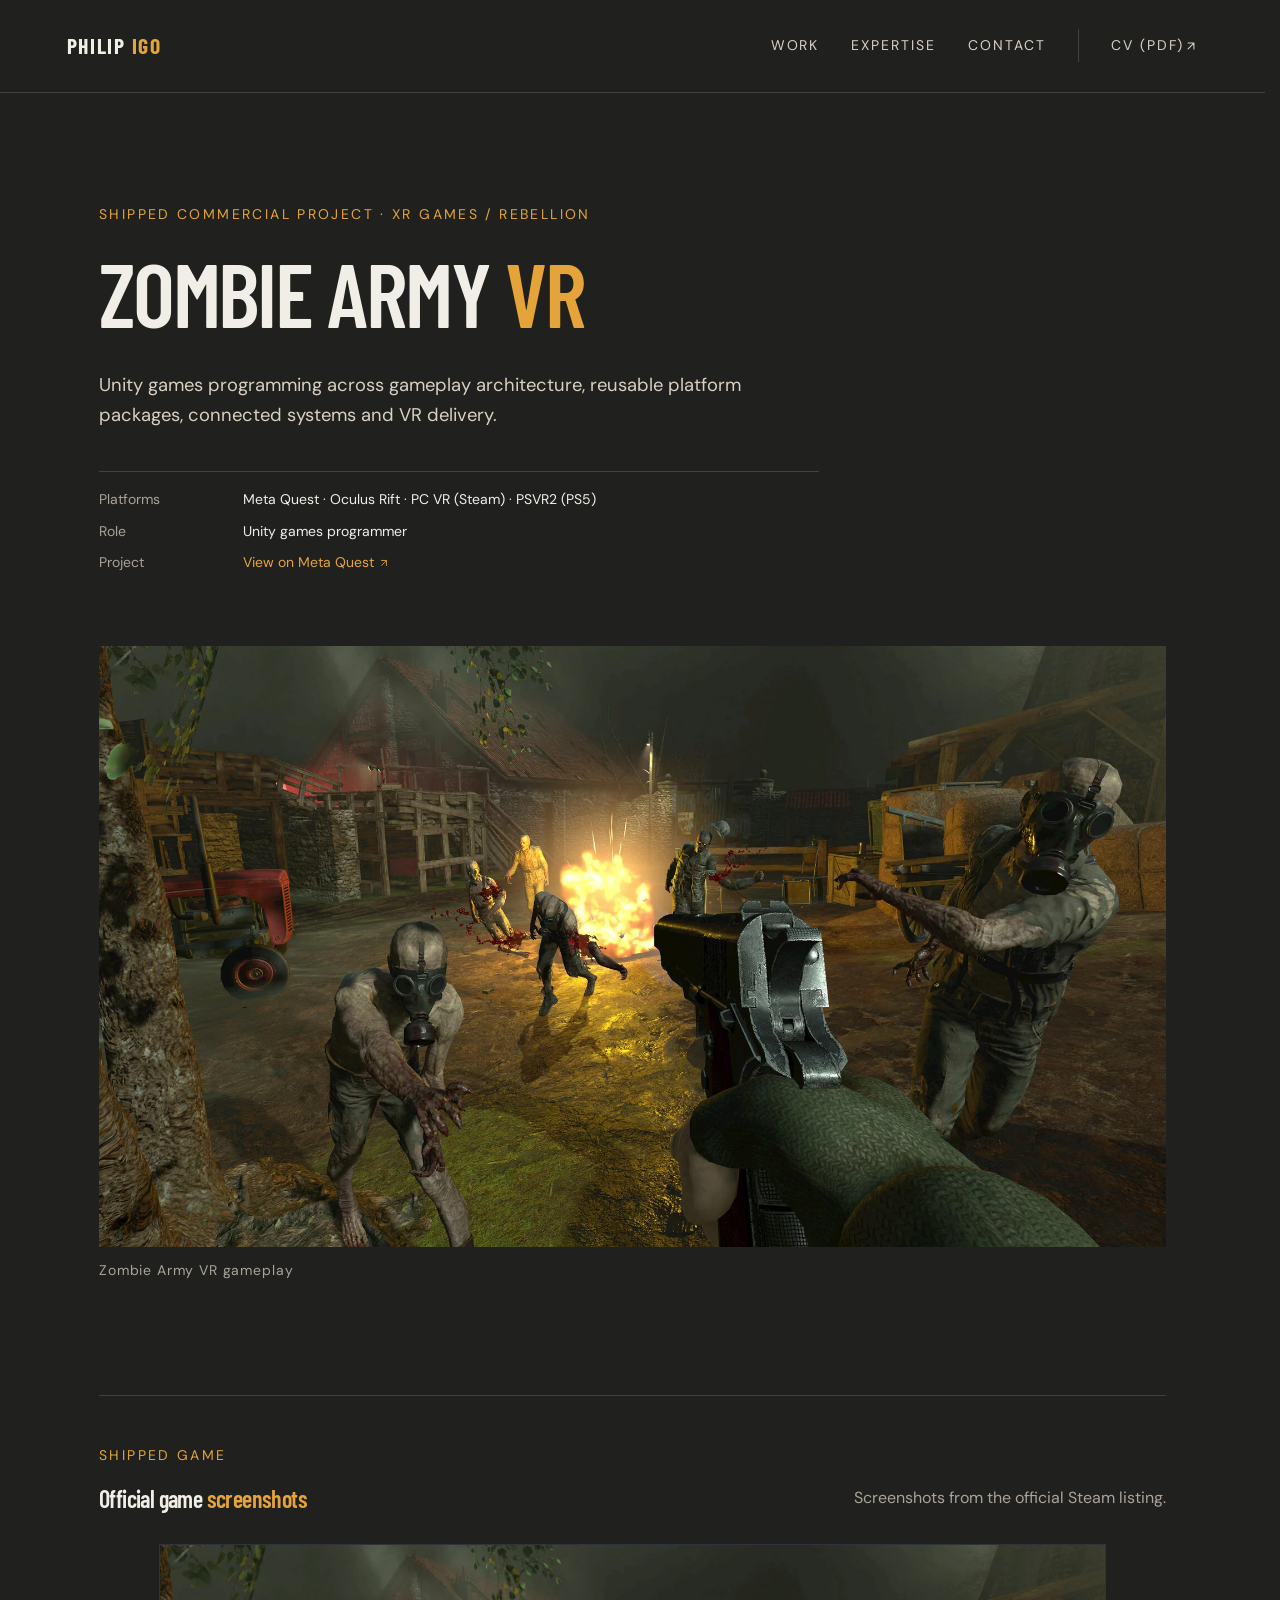
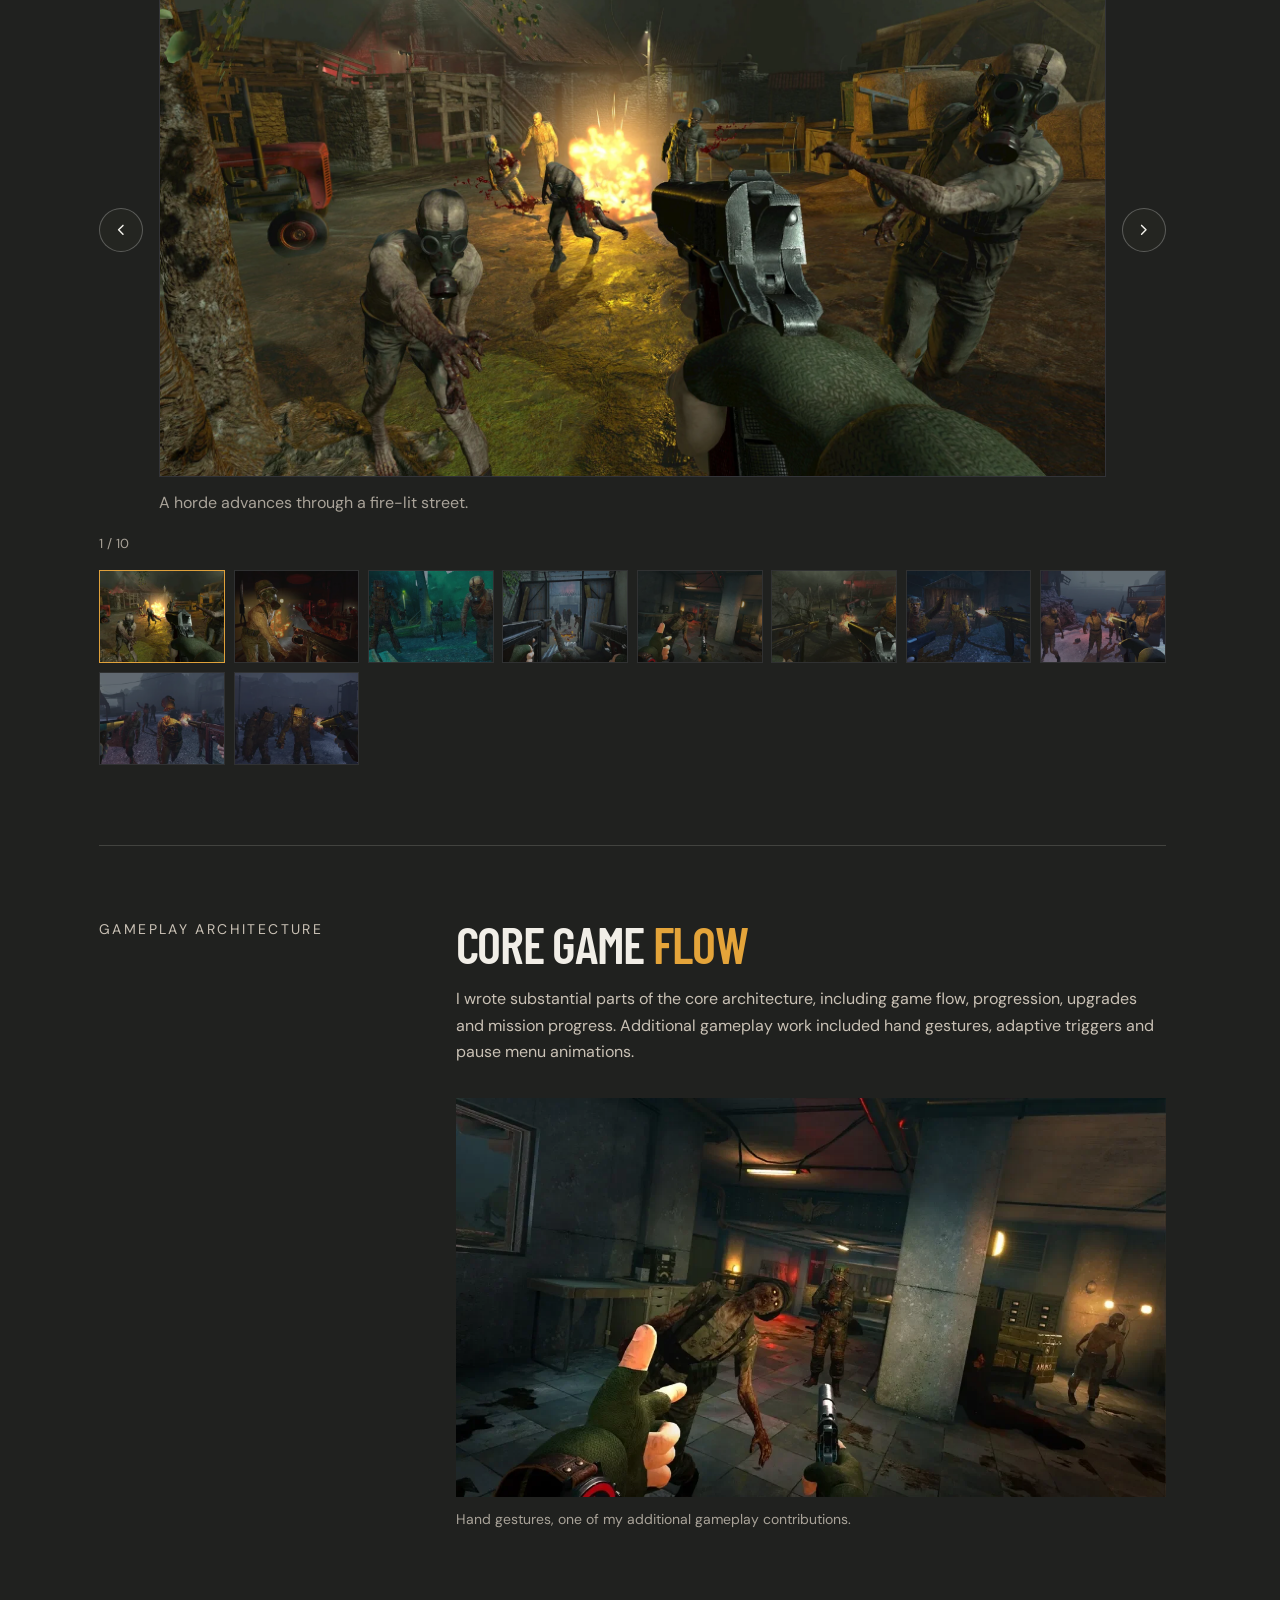
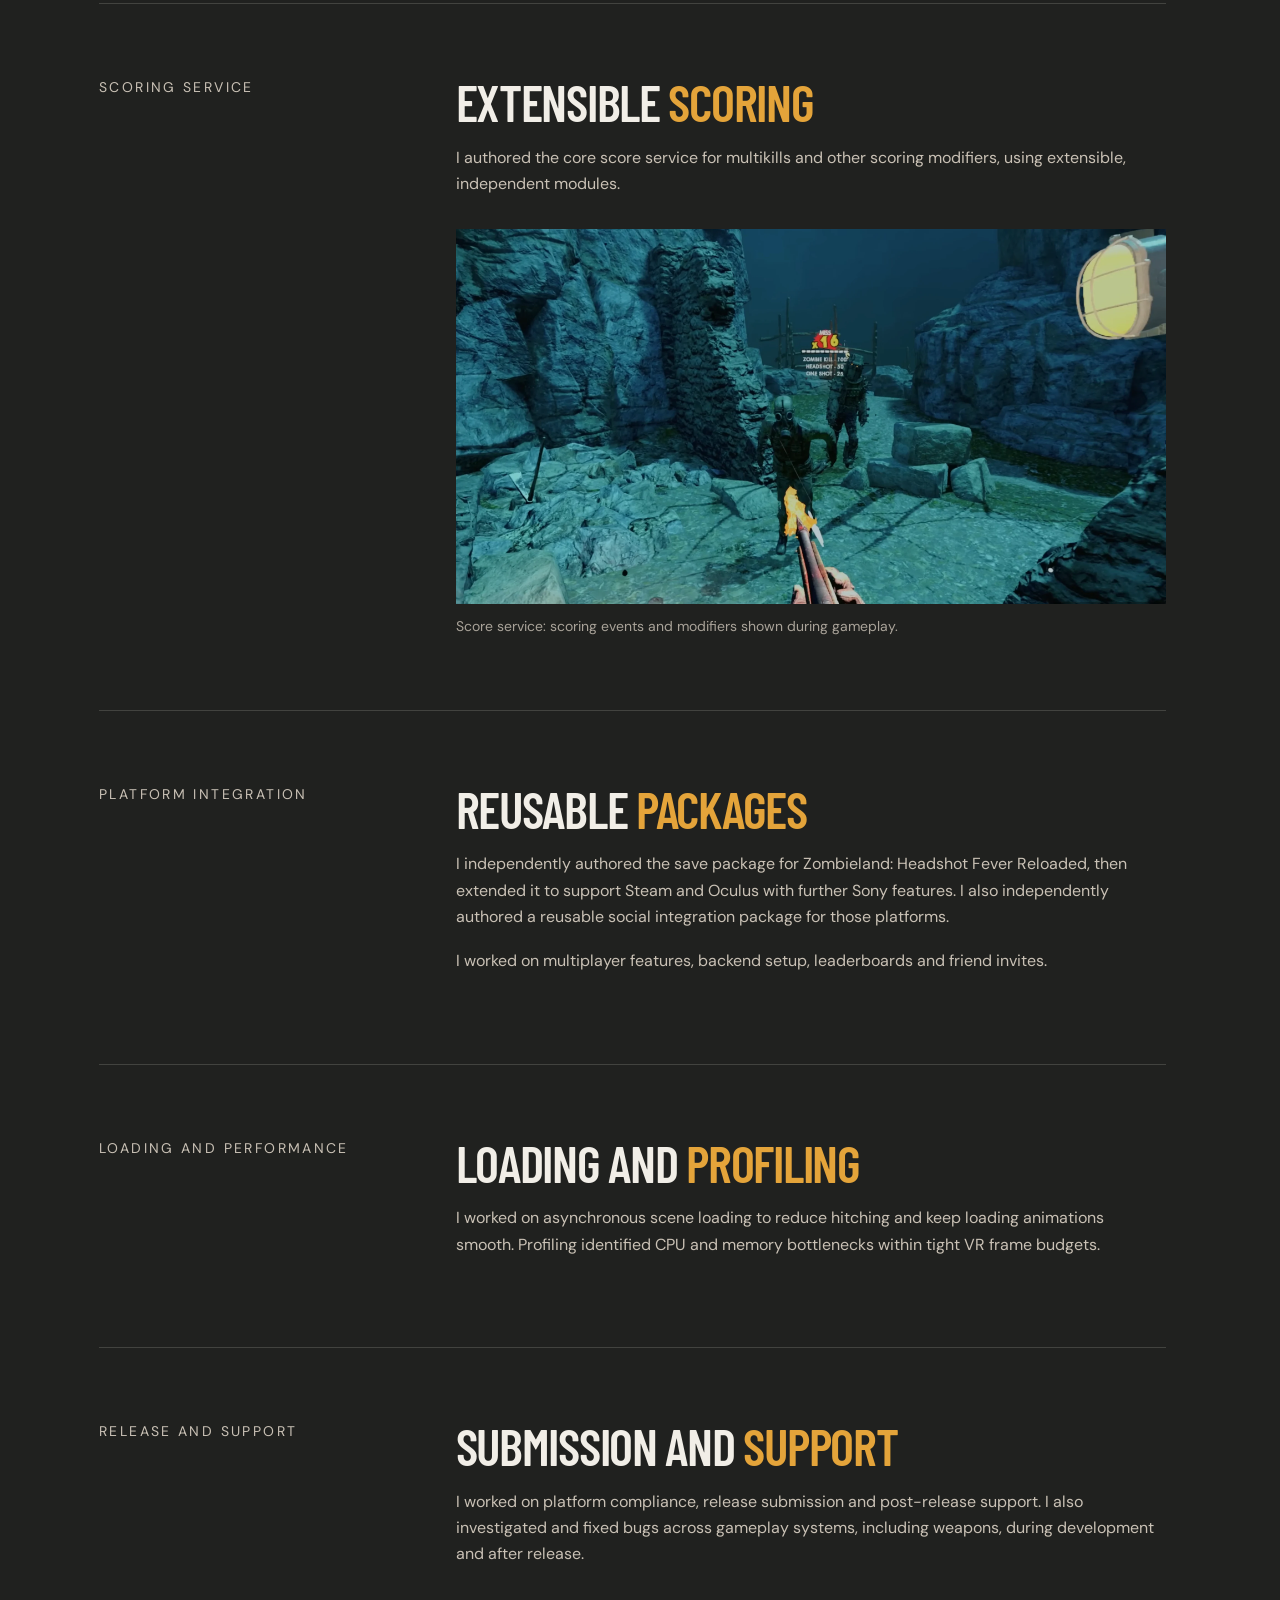
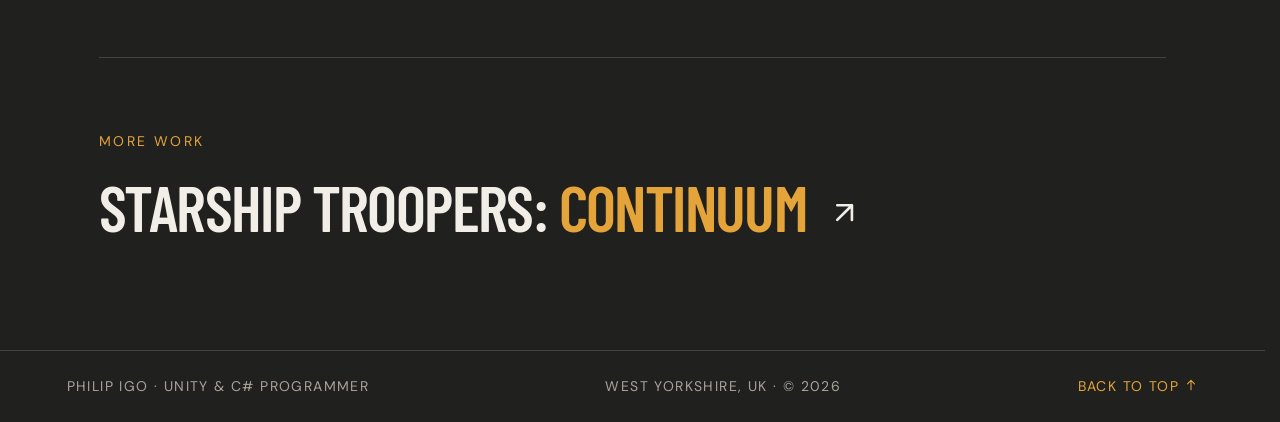
<file: zombie-army-vr.html>
<!doctype html>
<html lang="en-GB">
<head>
	<meta charset="utf-8">
	<meta name="viewport" content="width=device-width, initial-scale=1">
	<title>Zombie Army VR | Philip Igo</title>
	<meta name="description" content="Philip Igo's Unity programming work on Zombie Army VR, including gameplay architecture, platform packages, multiplayer systems and VR performance.">
	<link rel="canonical" href="https://cheesewizard.github.io/zombie-army-vr.html">
	<meta property="og:title" content="Zombie Army VR | Philip Igo">
	<meta property="og:description" content="Gameplay architecture, platform packages, connected systems and VR performance work on Zombie Army VR.">
	<meta property="og:type" content="website">
	<meta property="og:url" content="https://cheesewizard.github.io/zombie-army-vr.html">
	<meta property="og:image" content="https://cheesewizard.github.io/assets/zombie-army-gameplay.jpg">
	<meta property="og:image:alt" content="Project imagery for Philip Igo’s portfolio. Contributions are described in the page text.">
	<link rel="preconnect" href="https://fonts.googleapis.com">
	<link rel="preconnect" href="https://fonts.gstatic.com" crossorigin>
	<link href="https://fonts.googleapis.com/css2?family=Barlow+Condensed:wght@600;700&amp;family=DM+Sans:wght@400&amp;display=swap" rel="stylesheet">
	<link rel="stylesheet" href="styles.css?v=8c7834fe68">
	<link rel="stylesheet" href="case-studies.css?v=02d6e6b512">
	<link rel="stylesheet" href="screenshot-gallery.css?v=532b1e3534">
	<script src="screenshot-gallery.js?v=b23ca50fdc" defer></script>
	<link rel="icon" type="image/svg+xml" href="assets/favicon.svg">
	<meta name="theme-color" content="#20211f">
	<meta name="twitter:card" content="summary_large_image">
<link rel="stylesheet" href="image-viewer.css?v=bba6890226">
<script src="image-viewer.js?v=de3b3a60b3" defer></script>
</head>
<body class="case-page">
	<a class="skip-link" href="#main">Skip to content</a>
	<header class="site-header"><div class="case-header-inner"><a class="wordmark" href="index.html" aria-label="Philip Igo home">PHILIP <span>IGO</span></a><nav class="case-nav" aria-label="Main navigation"><a href="index.html#work">Work</a><a href="index.html#expertise">Expertise</a><a href="index.html#contact">Contact</a><a class="case-cv" href="assets/philip-igo-cv.pdf?v=4ee0b64d01" data-goatcounter-click="cv-download" data-goatcounter-title="Download CV">CV (PDF) <svg class="link-icon" viewBox="0 0 24 24" aria-hidden="true" focusable="false"><path d="M7 17 17 7M7 7h10v10"/></svg></a></nav></div></header>
	<main id="main" class="case-wrap">
		<section class="case-hero" aria-labelledby="case-title"><p class="case-kicker">Shipped commercial project · XR Games / Rebellion</p><h1 id="case-title">Zombie Army <span class="accent">VR</span></h1><p class="case-intro">Unity games programming across gameplay architecture, reusable platform packages, connected systems and VR delivery.</p><div class="case-meta"><span>Platforms</span><strong>Meta Quest · Oculus Rift · PC VR (Steam) · PSVR2 (PS5)</strong><span>Role</span><strong>Unity games programmer</strong><span>Project</span><strong><a href="https://www.meta.com/experiences/6133688003342021/">View on Meta Quest <svg class="link-icon" viewBox="0 0 24 24" aria-hidden="true" focusable="false"><path d="M7 17 17 7M7 7h10v10"/></svg></a></strong></div></section>
		<figure class="case-media"><img src="assets/zombie-army-gameplay.webp" alt="Zombie Army VR gameplay with a weapon in the foreground" width="1920" height="1080" decoding="async"><figcaption>Zombie Army VR gameplay</figcaption></figure>
		<section class="screenshot-gallery" data-screenshot-gallery tabindex="0" aria-labelledby="game-gallery-title">
			<div class="screenshot-gallery-heading"><div><p class="case-kicker">Shipped game</p><h2 id="game-gallery-title">Official game <span class="accent">screenshots</span></h2></div><p>Screenshots from the <a href="https://store.steampowered.com/app/2058030/Zombie_Army_VR/">official Steam listing</a>.</p></div>
			<div class="screenshot-gallery-viewer">
				<button class="screenshot-gallery-button screenshot-gallery-prev" type="button" aria-label="Previous screenshot"><svg viewBox="0 0 24 24" aria-hidden="true" focusable="false"><path d="m15 18-6-6 6-6"/></svg></button>
				<figure class="screenshot-gallery-stage"><a href="assets/commercial-gallery/zombie-army-steam-street-horde-full.webp" data-gallery-link aria-label="View full-size image: A horde advances through a fire-lit street."><img src="assets/commercial-gallery/zombie-army-steam-street-horde.webp" alt="Zombie Army VR: A horde advances through a fire-lit street." width="1920" height="1080" loading="lazy" decoding="async" data-gallery-image></a><figcaption data-gallery-caption aria-live="polite">A horde advances through a fire-lit street.</figcaption></figure>
				<button class="screenshot-gallery-button screenshot-gallery-next" type="button" aria-label="Next screenshot"><svg viewBox="0 0 24 24" aria-hidden="true" focusable="false"><path d="m9 18 6-6-6-6"/></svg></button>
			</div>
			<div class="screenshot-gallery-controls"><span data-gallery-count>1 / 10</span></div>
			<div class="screenshot-gallery-thumbs" role="group" aria-label="Choose a screenshot">
				<button type="button" aria-label="Show screenshot 1: A horde advances through a fire-lit street." data-gallery-item data-image="assets/commercial-gallery/zombie-army-steam-street-horde.webp" data-full="assets/commercial-gallery/zombie-army-steam-street-horde-full.webp" data-alt="Zombie Army VR: A horde advances through a fire-lit street." data-caption="A horde advances through a fire-lit street."><img src="assets/commercial-gallery/zombie-army-steam-street-horde-thumb.webp" alt="A horde advances through a fire-lit street." width="480" height="270" loading="lazy" decoding="async"></button>
				<button type="button" aria-label="Show screenshot 2: Close-range combat in a red-lit interior." data-gallery-item data-image="assets/commercial-gallery/zombie-army-steam-interior-combat.webp" data-full="assets/commercial-gallery/zombie-army-steam-interior-combat-full.webp" data-alt="Zombie Army VR: Close-range combat in a red-lit interior." data-caption="Close-range combat in a red-lit interior."><img src="assets/commercial-gallery/zombie-army-steam-interior-combat-thumb.webp" alt="Close-range combat in a red-lit interior." width="480" height="270" loading="lazy" decoding="async"></button>
				<button type="button" aria-label="Show screenshot 3: Undead soldiers advance through green-lit ruins." data-gallery-item data-image="assets/commercial-gallery/zombie-army-steam-green-lit-ruins.webp" data-full="assets/commercial-gallery/zombie-army-steam-green-lit-ruins-full.webp" data-alt="Zombie Army VR: Undead soldiers advance through green-lit ruins." data-caption="Undead soldiers advance through green-lit ruins."><img src="assets/commercial-gallery/zombie-army-steam-green-lit-ruins-thumb.webp" alt="Undead soldiers advance through green-lit ruins." width="480" height="270" loading="lazy" decoding="async"></button>
				<button type="button" aria-label="Show screenshot 4: Dual pistols cover a doorway as a horde approaches." data-gallery-item data-image="assets/commercial-gallery/zombie-army-steam-doorway-defence.webp" data-full="assets/commercial-gallery/zombie-army-steam-doorway-defence-full.webp" data-alt="Zombie Army VR: Dual pistols cover a doorway as a horde approaches." data-caption="Dual pistols cover a doorway as a horde approaches."><img src="assets/commercial-gallery/zombie-army-steam-doorway-defence-thumb.webp" alt="Dual pistols cover a doorway as a horde approaches." width="480" height="270" loading="lazy" decoding="async"></button>
				<button type="button" aria-label="Show screenshot 5: An indoor encounter with zombies closing in from adjoining rooms." data-gallery-item data-image="assets/commercial-gallery/zombie-army-steam-indoor-encounter.webp" data-full="assets/commercial-gallery/zombie-army-steam-indoor-encounter-full.webp" data-alt="Zombie Army VR: An indoor encounter with zombies closing in from adjoining rooms." data-caption="An indoor encounter with zombies closing in from adjoining rooms."><img src="assets/commercial-gallery/zombie-army-steam-indoor-encounter-thumb.webp" alt="An indoor encounter with zombies closing in from adjoining rooms." width="480" height="270" loading="lazy" decoding="async"></button>
				<button type="button" aria-label="Show screenshot 6: Pistol combat among ruined buildings and burning debris." data-gallery-item data-image="assets/commercial-gallery/zombie-army-steam-ruined-street.webp" data-full="assets/commercial-gallery/zombie-army-steam-ruined-street-full.webp" data-alt="Zombie Army VR: Pistol combat among ruined buildings and burning debris." data-caption="Pistol combat among ruined buildings and burning debris."><img src="assets/commercial-gallery/zombie-army-steam-ruined-street-thumb.webp" alt="Pistol combat among ruined buildings and burning debris." width="480" height="270" loading="lazy" decoding="async"></button>
				<button type="button" aria-label="Show screenshot 7: Automatic weapon fire lights up a night-time encounter." data-gallery-item data-image="assets/commercial-gallery/zombie-army-steam-night-combat.webp" data-full="assets/commercial-gallery/zombie-army-steam-night-combat-full.webp" data-alt="Zombie Army VR: Automatic weapon fire lights up a night-time encounter." data-caption="Automatic weapon fire lights up a night-time encounter."><img src="assets/commercial-gallery/zombie-army-steam-night-combat-thumb.webp" alt="Automatic weapon fire lights up a night-time encounter." width="480" height="270" loading="lazy" decoding="async"></button>
				<button type="button" aria-label="Show screenshot 8: A horde approaches through a snowy settlement." data-gallery-item data-image="assets/commercial-gallery/zombie-army-steam-snowy-horde.webp" data-full="assets/commercial-gallery/zombie-army-steam-snowy-horde-full.webp" data-alt="Zombie Army VR: A horde approaches through a snowy settlement." data-caption="A horde approaches through a snowy settlement."><img src="assets/commercial-gallery/zombie-army-steam-snowy-horde-thumb.webp" alt="A horde approaches through a snowy settlement." width="480" height="270" loading="lazy" decoding="async"></button>
				<button type="button" aria-label="Show screenshot 9: Close-range combat on a snow-covered street." data-gallery-item data-image="assets/commercial-gallery/zombie-army-steam-snowy-street.webp" data-full="assets/commercial-gallery/zombie-army-steam-snowy-street-full.webp" data-alt="Zombie Army VR: Close-range combat on a snow-covered street." data-caption="Close-range combat on a snow-covered street."><img src="assets/commercial-gallery/zombie-army-steam-snowy-street-thumb.webp" alt="Close-range combat on a snow-covered street." width="480" height="270" loading="lazy" decoding="async"></button>
				<button type="button" aria-label="Show screenshot 10: Armoured enemies advance in a snowy industrial area." data-gallery-item data-image="assets/commercial-gallery/zombie-army-steam-armoured-enemies.webp" data-full="assets/commercial-gallery/zombie-army-steam-armoured-enemies-full.webp" data-alt="Zombie Army VR: Armoured enemies advance in a snowy industrial area." data-caption="Armoured enemies advance in a snowy industrial area."><img src="assets/commercial-gallery/zombie-army-steam-armoured-enemies-thumb.webp" alt="Armoured enemies advance in a snowy industrial area." width="480" height="270" loading="lazy" decoding="async"></button>
			</div>
		</section>
		<section class="case-section"><p class="case-kicker">Gameplay architecture</p><div><h2>Core game <span class="accent">flow</span></h2><p>I wrote substantial parts of the core architecture, including game flow, progression, upgrades and mission progress. Additional gameplay work included hand gestures, adaptive triggers and pause menu animations.</p><figure class="case-figure"><a href="assets/zombie-army-hand-gestures.png" aria-label="View full-size Zombie Army VR hand gestures image"><img src="assets/zombie-army-hand-gestures.webp" alt="Hand gesture implementation in Zombie Army VR" loading="lazy" width="1200" height="675" decoding="async"></a><figcaption>Hand gestures, one of my additional gameplay contributions.</figcaption></figure></div></section>
		<section class="case-section"><p class="case-kicker">Scoring service</p><div><h2>Extensible <span class="accent">scoring</span></h2><p>I authored the core score service for multikills and other scoring modifiers, using extensible, independent modules.</p><figure class="case-figure"><a href="assets/zombie-army-score-service.png" aria-label="View full-size Zombie Army VR score service image"><img src="assets/zombie-army-score-service.webp" alt="Zombie Army VR score service showing kill, headshot and one-shot scoring modifiers" loading="lazy" width="2559" height="1348" decoding="async"></a><figcaption>Score service: scoring events and modifiers shown during gameplay.</figcaption></figure></div></section>
		<section class="case-section"><p class="case-kicker">Platform integration</p><div><h2>Reusable <span class="accent">packages</span></h2><p>I independently authored the save package for Zombieland: Headshot Fever Reloaded, then extended it to support Steam and Oculus with further Sony features. I also independently authored a reusable social integration package for those platforms.</p><p>I worked on multiplayer features, backend setup, leaderboards and friend invites.</p></div></section>
		<section class="case-section"><p class="case-kicker">Loading and performance</p><div><h2>Loading and <span class="accent">profiling</span></h2><p>I worked on asynchronous scene loading to reduce hitching and keep loading animations smooth. Profiling identified CPU and memory bottlenecks within tight VR frame budgets.</p></div></section>
		<section class="case-section"><p class="case-kicker">Release and support</p><div><h2>Submission and <span class="accent">support</span></h2><p>I worked on platform compliance, release submission and post-release support. I also investigated and fixed bugs across gameplay systems, including weapons, during development and after release.</p></div></section>
		<section class="case-next"><p class="case-kicker">More work</p><a href="starship-troopers-continuum.html"><h2>Starship Troopers: <span class="accent">Continuum</span> <svg class="link-icon" viewBox="0 0 24 24" aria-hidden="true" focusable="false"><path d="M7 17 17 7M7 7h10v10"/></svg></h2></a></section>
	</main>
	<footer class="site-footer"><span>Philip Igo · Unity &amp; C# programmer</span><span>West Yorkshire, UK · © 2026</span><a href="#main">Back to top <svg class="link-icon" viewBox="0 0 24 24" aria-hidden="true" focusable="false"><path d="M12 20V4m-6 6 6-6 6 6"/></svg></a></footer>
<script data-goatcounter="https://cheesewizard.goatcounter.com/count" async src="https://gc.zgo.at/count.js"></script>
</body>
</html>
</file>
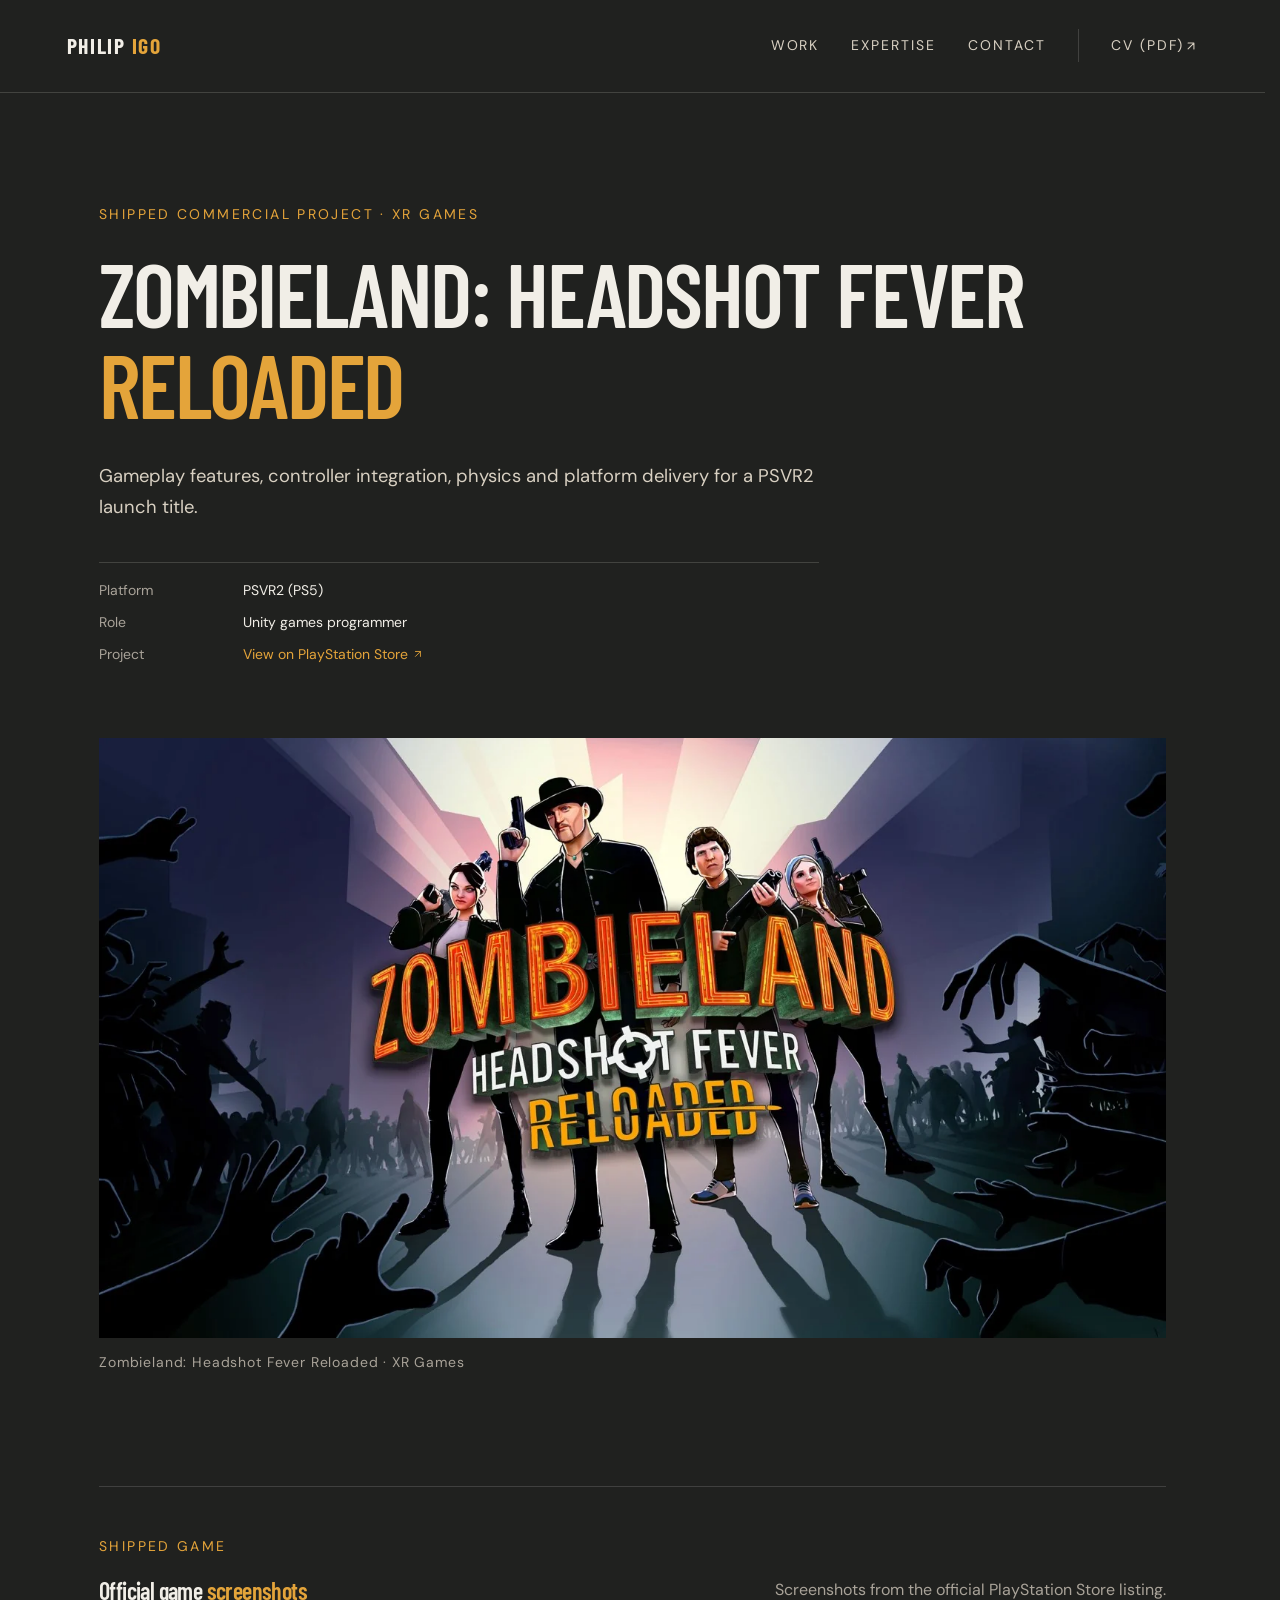
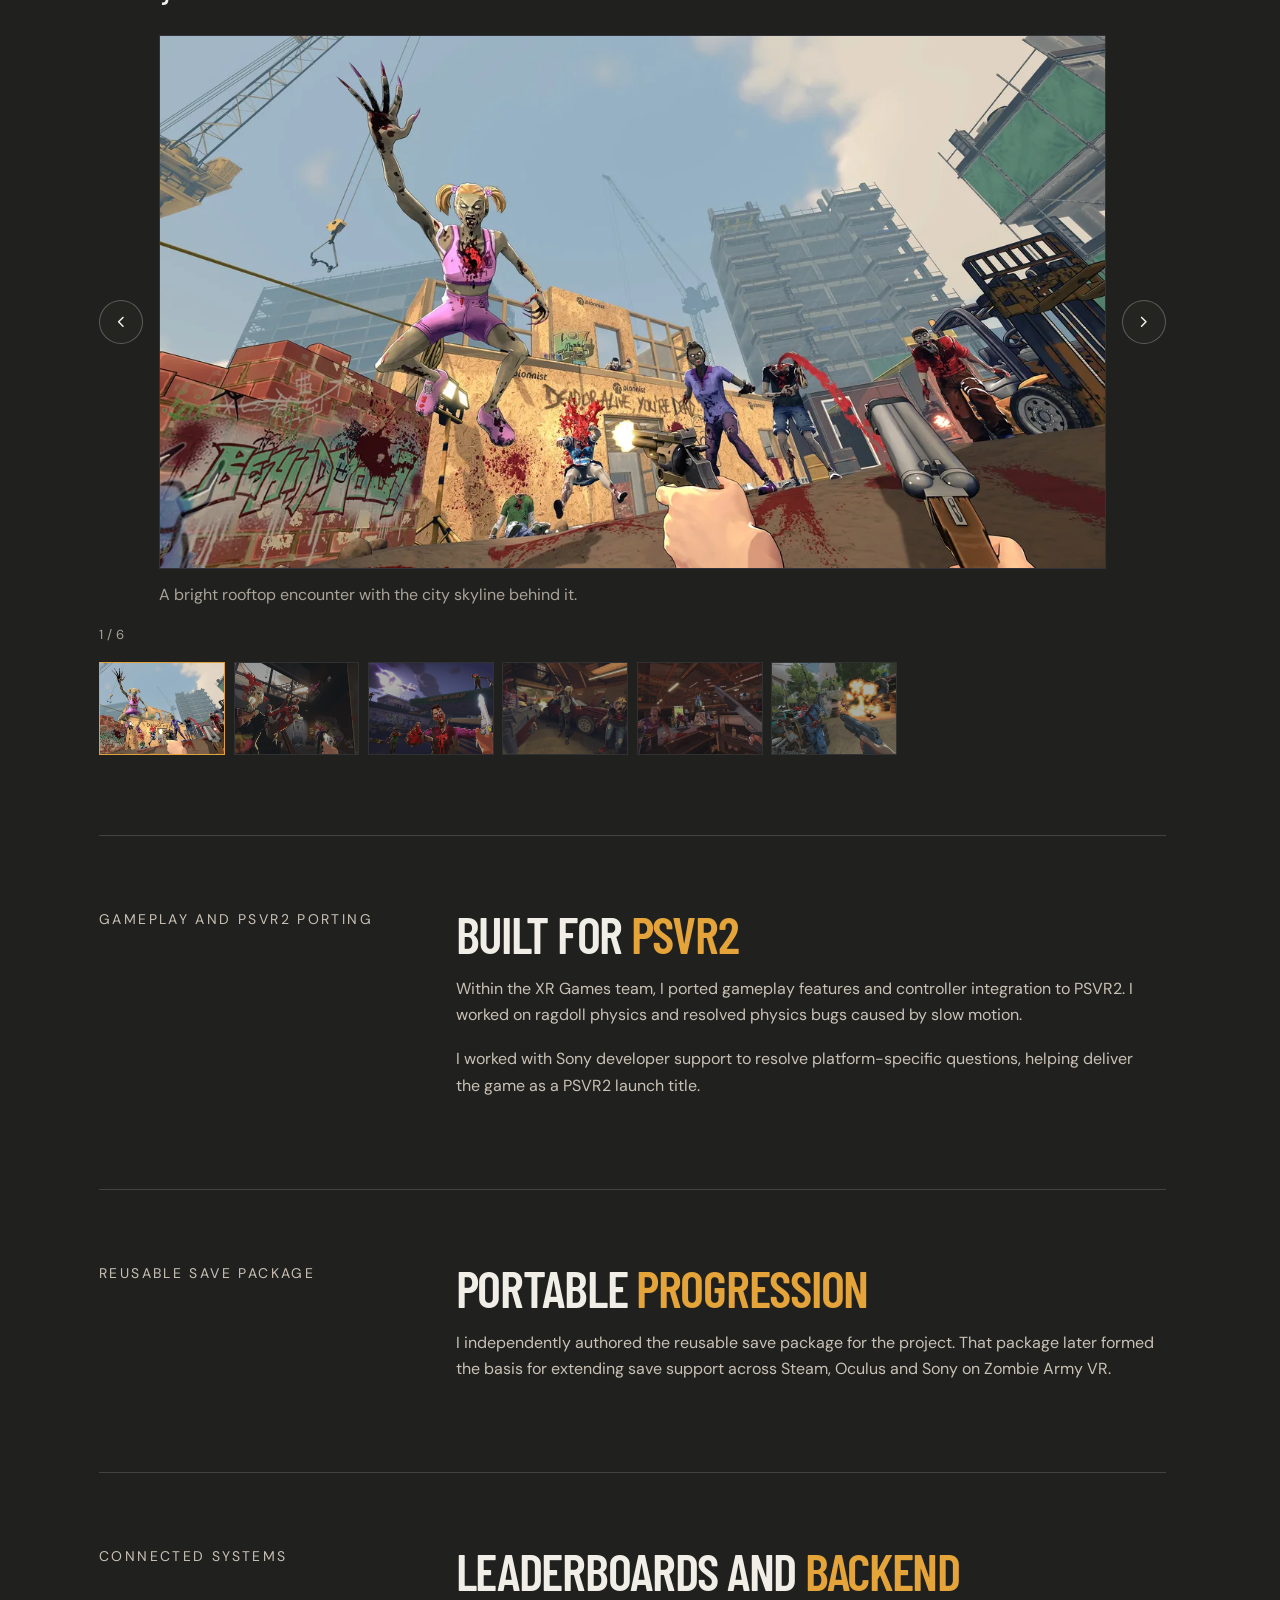
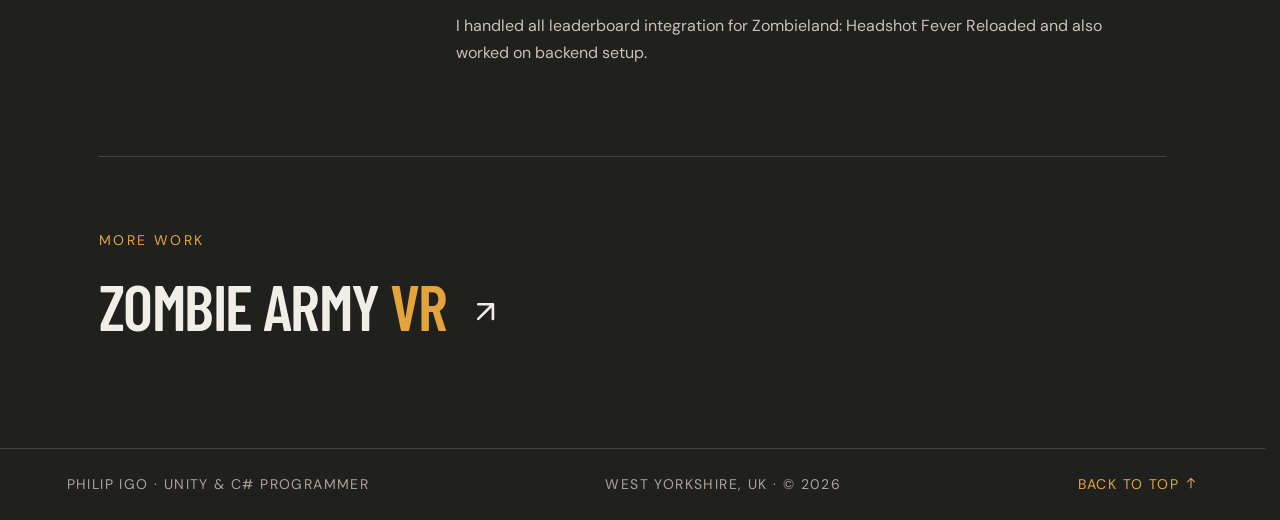
<file: zombieland-reloaded.html>
<!doctype html>
<html lang="en-GB">
<head>
	<meta charset="utf-8">
	<meta name="viewport" content="width=device-width, initial-scale=1">
	<title>Zombieland: Headshot Fever Reloaded | Philip Igo</title>
	<meta name="description" content="Philip Igo's Unity programming work on Zombieland: Headshot Fever Reloaded, including PSVR2 porting, gameplay features, save systems, leaderboard integration and backend setup.">
	<link rel="canonical" href="https://cheesewizard.github.io/zombieland-reloaded.html">
	<meta property="og:title" content="Zombieland: Headshot Fever Reloaded | Philip Igo">
	<meta property="og:description" content="PSVR2 porting, gameplay features, controller integration, save systems, leaderboard integration and backend setup on Zombieland: Headshot Fever Reloaded.">
	<meta property="og:type" content="website">
	<meta property="og:url" content="https://cheesewizard.github.io/zombieland-reloaded.html">
	<meta property="og:image" content="https://cheesewizard.github.io/assets/zombieland.jpg">
	<meta property="og:image:alt" content="Project imagery for Philip Igo’s portfolio. Contributions are described in the page text.">
	<link rel="preconnect" href="https://fonts.googleapis.com">
	<link rel="preconnect" href="https://fonts.gstatic.com" crossorigin>
	<link href="https://fonts.googleapis.com/css2?family=Barlow+Condensed:wght@600;700&amp;family=DM+Sans:wght@400&amp;display=swap" rel="stylesheet">
	<link rel="stylesheet" href="styles.css?v=8c7834fe68">
	<link rel="stylesheet" href="case-studies.css?v=02d6e6b512">
	<link rel="stylesheet" href="screenshot-gallery.css?v=532b1e3534">
	<script src="screenshot-gallery.js?v=b23ca50fdc" defer></script>
	<link rel="icon" type="image/svg+xml" href="assets/favicon.svg">
	<meta name="theme-color" content="#20211f">
	<meta name="twitter:card" content="summary_large_image">
<link rel="stylesheet" href="image-viewer.css?v=bba6890226">
<script src="image-viewer.js?v=de3b3a60b3" defer></script>
</head>
<body class="case-page">
	<a class="skip-link" href="#main">Skip to content</a>
	<header class="site-header"><div class="case-header-inner"><a class="wordmark" href="index.html" aria-label="Philip Igo home">PHILIP <span>IGO</span></a><nav class="case-nav" aria-label="Main navigation"><a href="index.html#work">Work</a><a href="index.html#expertise">Expertise</a><a href="index.html#contact">Contact</a><a class="case-cv" href="assets/philip-igo-cv.pdf?v=4ee0b64d01" data-goatcounter-click="cv-download" data-goatcounter-title="Download CV">CV (PDF) <svg class="link-icon" viewBox="0 0 24 24" aria-hidden="true" focusable="false"><path d="M7 17 17 7M7 7h10v10"/></svg></a></nav></div></header>
	<main id="main" class="case-wrap">
		<section class="case-hero" aria-labelledby="case-title"><p class="case-kicker">Shipped commercial project · XR Games</p><h1 id="case-title">Zombieland: Headshot Fever <span class="accent">Reloaded</span></h1><p class="case-intro">Gameplay features, controller integration, physics and platform delivery for a PSVR2 launch title.</p><div class="case-meta"><span>Platform</span><strong>PSVR2 (PS5)</strong><span>Role</span><strong>Unity games programmer</strong><span>Project</span><strong><a href="https://store.playstation.com/en-gb/concept/10005906">View on PlayStation Store <svg class="link-icon" viewBox="0 0 24 24" aria-hidden="true" focusable="false"><path d="M7 17 17 7M7 7h10v10"/></svg></a></strong></div></section>
		<figure class="case-media"><img src="assets/zombieland.webp" alt="Zombieland: Headshot Fever Reloaded game artwork" width="1440" height="810" decoding="async"><figcaption>Zombieland: Headshot Fever Reloaded · XR Games</figcaption></figure>
		<section class="screenshot-gallery" data-screenshot-gallery tabindex="0" aria-labelledby="game-gallery-title">
			<div class="screenshot-gallery-heading"><div><p class="case-kicker">Shipped game</p><h2 id="game-gallery-title">Official game <span class="accent">screenshots</span></h2></div><p>Screenshots from the <a href="https://store.playstation.com/en-gb/concept/10005906">official PlayStation Store listing</a>.</p></div>
			<div class="screenshot-gallery-viewer">
				<button class="screenshot-gallery-button screenshot-gallery-prev" type="button" aria-label="Previous screenshot"><svg viewBox="0 0 24 24" aria-hidden="true" focusable="false"><path d="m15 18-6-6 6-6"/></svg></button>
				<figure class="screenshot-gallery-stage"><a href="assets/commercial-gallery/zombieland-rooftop-full.webp" data-gallery-link aria-label="View full-size image: Zombieland rooftop combat"><img src="assets/commercial-gallery/zombieland-rooftop.webp" alt="Zombieland: Headshot Fever Reloaded rooftop combat in daylight" width="1280" height="720" loading="lazy" decoding="async" data-gallery-image></a><figcaption data-gallery-caption aria-live="polite">A bright rooftop encounter with the city skyline behind it.</figcaption></figure>
				<button class="screenshot-gallery-button screenshot-gallery-next" type="button" aria-label="Next screenshot"><svg viewBox="0 0 24 24" aria-hidden="true" focusable="false"><path d="m9 18 6-6-6-6"/></svg></button>
			</div>
			<div class="screenshot-gallery-controls"><span data-gallery-count>1 / 6</span></div>
			<div class="screenshot-gallery-thumbs" role="group" aria-label="Choose a screenshot">
				<button type="button" class="is-active" aria-label="Show rooftop screenshot" aria-current="true" data-gallery-item data-image="assets/commercial-gallery/zombieland-rooftop.webp" data-full="assets/commercial-gallery/zombieland-rooftop-full.webp" data-alt="Zombieland: Headshot Fever Reloaded rooftop combat in daylight" data-caption="A bright rooftop encounter with the city skyline behind it."><img src="assets/commercial-gallery/zombieland-rooftop-thumb.webp" alt="Zombieland rooftop combat thumbnail" width="1280" height="720" decoding="async"></button>
				<button type="button" aria-label="Show garage screenshot" aria-current="false" data-gallery-item data-image="assets/commercial-gallery/zombieland-garage.webp" data-full="assets/commercial-gallery/zombieland-garage-full.webp" data-alt="Zombieland: Headshot Fever Reloaded garage combat with zombies approaching" data-caption="Close-range combat in a garage."><img src="assets/commercial-gallery/zombieland-garage-thumb.webp" alt="Zombieland garage combat thumbnail" width="1280" height="720" decoding="async"></button>
				<button type="button" aria-label="Show night screenshot" aria-current="false" data-gallery-item data-image="assets/commercial-gallery/zombieland-night.webp" data-full="assets/commercial-gallery/zombieland-night-full.webp" data-alt="Zombieland: Headshot Fever Reloaded night combat beneath a lightning strike" data-caption="Night combat beneath a lightning-lit sky."><img src="assets/commercial-gallery/zombieland-night-thumb.webp" alt="Zombieland night combat thumbnail" width="1280" height="720" decoding="async"></button>
				<button type="button" data-gallery-item data-image="assets/commercial-gallery/zombieland-workshop-firefight.webp" data-full="assets/commercial-gallery/zombieland-workshop-firefight-full.webp" data-alt="Zombieland: Headshot Fever Reloaded: A pistol firefight beside a car inside the workshop." data-caption="A pistol firefight beside a car inside the workshop."><img src="assets/commercial-gallery/zombieland-workshop-firefight-thumb.webp" alt="A pistol firefight beside a car inside the workshop." width="480" height="270" loading="lazy" decoding="async"></button>
				<button type="button" data-gallery-item data-image="assets/commercial-gallery/zombieland-workshop-shotgun.webp" data-full="assets/commercial-gallery/zombieland-workshop-shotgun-full.webp" data-alt="Zombieland: Headshot Fever Reloaded: Shotgun combat across the workshop interior." data-caption="Shotgun combat across the workshop interior."><img src="assets/commercial-gallery/zombieland-workshop-shotgun-thumb.webp" alt="Shotgun combat across the workshop interior." width="480" height="270" loading="lazy" decoding="async"></button>
				<button type="button" data-gallery-item data-image="assets/commercial-gallery/zombieland-outdoor-explosion.webp" data-full="assets/commercial-gallery/zombieland-outdoor-explosion-full.webp" data-alt="Zombieland: Headshot Fever Reloaded: An explosion erupts beside zombies and parked cars outdoors." data-caption="An explosion erupts beside zombies and parked cars outdoors."><img src="assets/commercial-gallery/zombieland-outdoor-explosion-thumb.webp" alt="An explosion erupts beside zombies and parked cars outdoors." width="480" height="270" loading="lazy" decoding="async"></button>
			</div>
		</section>
		<section class="case-section"><p class="case-kicker">Gameplay and PSVR2 porting</p><div><h2>Built for <span class="accent">PSVR2</span></h2><p>Within the XR Games team, I ported gameplay features and controller integration to PSVR2. I worked on ragdoll physics and resolved physics bugs caused by slow motion.</p><p>I worked with Sony developer support to resolve platform-specific questions, helping deliver the game as a PSVR2 launch title.</p></div></section>
		<section class="case-section"><p class="case-kicker">Reusable save package</p><div><h2>Portable <span class="accent">progression</span></h2><p>I independently authored the reusable save package for the project. That package later formed the basis for extending save support across Steam, Oculus and Sony on Zombie Army VR.</p></div></section>
		<section class="case-section"><p class="case-kicker">Connected systems</p><div><h2>Leaderboards and <span class="accent">backend</span></h2><p>I handled all leaderboard integration for Zombieland: Headshot Fever Reloaded and also worked on backend setup.</p></div></section>
		<section class="case-next"><p class="case-kicker">More work</p><a href="zombie-army-vr.html"><h2>Zombie Army <span class="accent">VR</span> <svg class="link-icon" viewBox="0 0 24 24" aria-hidden="true" focusable="false"><path d="M7 17 17 7M7 7h10v10"/></svg></h2></a></section>
	</main>
	<footer class="site-footer"><span>Philip Igo · Unity &amp; C# programmer</span><span>West Yorkshire, UK · © 2026</span><a href="#main">Back to top <svg class="link-icon" viewBox="0 0 24 24" aria-hidden="true" focusable="false"><path d="M12 20V4m-6 6 6-6 6 6"/></svg></a></footer>
<script data-goatcounter="https://cheesewizard.goatcounter.com/count" async src="https://gc.zgo.at/count.js"></script>
</body>
</html>
</file>
<file: styles.css>
:root{--ink:#171716;--charcoal:#20211f;--paper:#f1eee7;--warm:#d8d0c2;--amber:#e4a43a;--muted:#a9a399;--line:rgba(241,238,231,.16);--serif:'Barlow Condensed',Impact,sans-serif;--sans:'DM Sans',Arial,sans-serif}*{box-sizing:border-box}html{scroll-behavior:smooth}body{margin:0;background:var(--charcoal);color:var(--paper);font-family:var(--sans);font-size:16px;line-height:1.65}a{color:inherit;text-decoration:none}img,video{display:block;max-width:100%}.skip-link{position:absolute;left:-9999px}.skip-link:focus{left:1rem;top:1rem;z-index:10;background:var(--amber);color:var(--ink);padding:.6rem 1rem}.site-header{position:absolute;top:0;left:0;width:100%;z-index:2}.header-inner{max-width:1380px;margin:auto;padding:28px 5.2vw;display:flex;align-items:center;justify-content:space-between;border-bottom:1px solid var(--line)}.wordmark{font-family:var(--serif);font-size:1.35rem;font-weight:700;letter-spacing:.08em}.wordmark span{color:var(--amber)}nav{display:flex;align-items:center;gap:2rem;font-size:.74rem;letter-spacing:.14em;text-transform:uppercase}nav a{color:var(--warm);transition:color .2s ease}nav a:hover,nav a:focus-visible,.text-link:hover,.text-link:focus-visible{color:var(--amber)}.cv-link{border-left:1px solid var(--line);padding-left:2rem}.hero{min-height:680px;display:grid;grid-template-columns:minmax(0,1fr) minmax(0,1.1fr);align-items:center;padding:140px 5.2vw 90px;max-width:1500px;margin:auto;gap:5vw}.hero-copy{position:relative;z-index:1}.eyebrow,.section-kicker,.project-type{font-size:.875rem;text-transform:uppercase;letter-spacing:.17em;color:var(--amber);margin:0 0 1.5rem}.signal{display:inline-block;width:7px;height:7px;background:var(--amber);border-radius:50%;margin-right:.7rem;vertical-align:1px}.hero h1,h2,h3{font-family:var(--serif);font-weight:600;line-height:1.02;letter-spacing:-.025em;margin:0}.hero h1{font-size:clamp(4rem,7vw,6.5rem);text-transform:uppercase}.hero h1 em,h2 em{font-style:normal;color:var(--amber)}.hero-intro{max-width:450px;color:var(--warm);font-size:1.08rem;margin:2.2rem 0}.text-link{display:inline-flex;gap:1.1rem;align-items:center;color:var(--paper);font-size:.75rem;text-transform:uppercase;letter-spacing:.14em;border-bottom:1px solid var(--amber);padding-bottom:.45rem;transition:color .2s ease}.text-link span{color:var(--amber);font-size:1.1rem}.hero-art{position:relative;align-self:stretch;min-height:430px;margin-top:28px;overflow:hidden}.hero-art:after{content:'';position:absolute;inset:0;background:linear-gradient(90deg,var(--charcoal) 0%,transparent 22%),linear-gradient(0deg,rgba(23,23,22,.55),transparent 35%)}.hero-art img{width:100%;height:100%;object-fit:cover;filter:saturate(.82) contrast(1.06)}.hero-art-label{position:absolute;z-index:1;bottom:26px;left:28px;font-family:var(--serif);font-size:1.1rem;line-height:1.15;letter-spacing:.04em}.hero-art-label span{color:var(--amber);font-size:.78rem;text-transform:uppercase;letter-spacing:.16em}.intro-strip{max-width:1500px;margin:auto;border-top:1px solid var(--line);border-bottom:1px solid var(--line);padding:46px 5.2vw;display:grid;grid-template-columns:1fr 2.5fr 1.3fr;gap:3rem;align-items:end}.strip-statement{font-family:var(--serif);font-size:clamp(2rem,3vw,3.5rem);line-height:1.028;max-width:690px;margin:0}.strip-meta{display:flex;flex-direction:column;gap:.35rem;text-align:right;color:var(--muted);font-size:.875rem;text-transform:uppercase;letter-spacing:.11em}.strip-meta span:first-child{font-family:var(--serif);color:var(--amber);font-size:1.6rem}.work-section,.expertise-section,.in-development,.bridge-section,.contact-section{max-width:1500px;margin:auto;padding:140px 5.2vw}.section-heading{margin-bottom:75px}.section-heading h2{font-size:clamp(2.8rem,4.5vw,4.5rem);text-transform:uppercase}.section-note{color:var(--muted);max-width:340px;margin-top:1.5rem}.project{display:grid;grid-template-columns:1fr 1fr;gap:8vw;align-items:start;padding:50px 0 115px;border-top:1px solid var(--line)}.project-primary{grid-template-columns:1.18fr .82fr;padding-top:0;border-top:0}.project-secondary{padding-top:115px}.project-tertiary{padding-bottom:0}.project-visual{position:relative}.image-frame{margin:0;position:relative}.image-frame img{width:100%;height:450px;object-fit:cover;filter:saturate(.8)}.image-frame-large img{height:650px}.image-frame figcaption,.bridge-media figcaption{color:var(--muted);font-size:.875rem;letter-spacing:.06em;margin-top:.75rem}.project h3{font-size:clamp(2.7rem,4vw,4rem);text-transform:uppercase;margin-bottom:1.35rem}.project-lede{font-family:var(--serif);font-size:1.6rem;line-height:1.05;color:var(--warm);margin:0 0 2rem}.project-copy p:not(.project-type):not(.project-lede){color:#c9c1b5;max-width:560px;margin:0 0 1.1rem;font-size:.96rem}.project-footer{display:flex;gap:2rem;flex-wrap:wrap;justify-content:space-between;align-items:end;margin-top:2.1rem}.tag-list{display:flex;gap:.55rem;flex-wrap:wrap}.tag-list span{border:1px solid var(--line);padding:.38rem .65rem;color:var(--muted);font-size:.875rem;text-transform:uppercase;letter-spacing:.08em}.expertise-section{padding-top:20px}.expertise-grid{display:grid;grid-template-columns:repeat(3,1fr);gap:1px;background:var(--line)}.expertise-panel{background:var(--charcoal);padding:34px 30px 42px;min-height:280px}.panel-index{color:var(--amber);font-family:var(--serif);font-size:1.4rem}.expertise-panel h3{font-size:2.9rem;text-transform:uppercase;margin:2rem 0 1rem}.expertise-panel p{color:var(--muted);max-width:280px;margin:0}.in-development{border-top:1px solid var(--line)}.dev-grid{display:grid;grid-template-columns:1fr 1fr;gap:5vw}.dev-item{display:grid;grid-template-columns:1.2fr .8fr;gap:1.5rem;align-items:end}.dev-image{position:relative}.dev-image img{height:220px;width:100%;object-fit:cover;object-position:top;filter:grayscale(.2)}.dev-image span{position:absolute;top:12px;right:12px;color:var(--amber);font-family:var(--serif);font-size:1.5rem}.dev-copy h3{font-size:2.4rem;text-transform:uppercase;margin-bottom:.8rem}.dev-copy p{color:var(--muted);font-size:.88rem;margin:0}.bridge-section{display:grid;grid-template-columns:.8fr 1.2fr;gap:8vw;align-items:center;border-top:1px solid var(--line)}.bridge-copy h2{font-size:clamp(2.7rem,4vw,4rem);text-transform:uppercase;margin-bottom:1.5rem}.bridge-copy>p:not(.section-kicker){color:var(--warm);font-size:1.06rem;max-width:370px;margin-bottom:2rem}.bridge-media{margin:0}.bridge-media video{width:100%;height:auto;aspect-ratio:16/10;object-fit:cover;background:#111}.contact-section{border-top:1px solid var(--line);padding-top:130px;padding-bottom:120px}.contact-section h2{font-size:clamp(2.8rem,4.5vw,4.5rem);text-transform:uppercase;margin-bottom:3.2rem}.contact-email{display:inline-block;font-family:var(--serif);font-size:clamp(1.9rem,3.5vw,3.4rem);color:var(--amber);border-bottom:1px solid var(--amber);line-height:1.2}.contact-email span{font-family:var(--sans);font-size:1.4rem;margin-left:1rem}.contact-links{display:flex;gap:1.6rem;margin-top:2.5rem;color:var(--muted);font-size:.73rem;text-transform:uppercase;letter-spacing:.12em}.contact-links a:hover{color:var(--paper)}.site-footer{border-top:1px solid var(--line);padding:24px 5.2vw;display:flex;justify-content:space-between;color:var(--muted);font-size:.68rem;text-transform:uppercase;letter-spacing:.1em}.site-footer a{color:var(--amber)}@media(max-width:850px){.header-inner{padding:22px 6vw}nav{gap:1rem;font-size:.62rem}.cv-link{padding-left:1rem}.hero{display:block;padding:150px 6vw 65px;min-height:0}.hero h1{font-size:clamp(3.8rem,13vw,5rem)}.hero-art{height:420px;min-height:0;margin-top:60px}.intro-strip{display:block;padding:38px 6vw}.strip-statement{margin:1.2rem 0 2rem}.strip-meta{text-align:left}.work-section,.expertise-section,.in-development,.bridge-section,.contact-section{padding:95px 6vw}.section-heading{margin-bottom:48px}.project,.project-primary,.project-secondary{display:flex;flex-direction:column;gap:42px;padding:65px 0}.project-copy{order:2}.project-visual{order:1;width:100%}.image-frame img,.image-frame-large img{height:420px}.project h3{font-size:clamp(2.5rem,10vw,3.5rem)}.expertise-grid,.dev-grid,.bridge-section{grid-template-columns:1fr}.expertise-panel{min-height:auto;padding:30px}.dev-item{grid-template-columns:1fr 1fr}.bridge-section{gap:45px}.site-footer{padding:22px 6vw;display:block;line-height:2}.site-footer span{display:block}}@media(max-width:480px){body{font-size:15px}.header-inner{align-items:flex-start}.wordmark{font-size:1.05rem}nav{flex-wrap:wrap;justify-content:flex-end;max-width:220px;gap:.5rem 1rem}.hero{padding-top:145px}.hero-intro{font-size:1rem}.hero-art{height:320px;margin-top:44px}.hero-art-label{left:16px;bottom:16px}.section-heading h2{font-size:clamp(2.6rem,10vw,3.5rem)}.project-lede{font-size:1.4rem}.image-frame img,.image-frame-large img{height:280px}.project-copy p:not(.project-type):not(.project-lede){font-size:.9rem}.project-footer{display:block}.project-footer .text-link{margin-top:1.5rem}.dev-item{display:block}.dev-image img{height:190px}.dev-copy{margin-top:1rem}.contact-section h2{font-size:clamp(2.6rem,10vw,3.5rem)}.contact-links{flex-wrap:wrap;gap:1rem}.site-footer{font-size:.6rem}}
@media(prefers-reduced-motion:reduce){html{scroll-behavior:auto}*{transition:none!important}}
.bridge-copy .bridge-detail{color:var(--muted);font-size:.9rem;margin-bottom:2rem}

.accent{color:var(--amber)}.hero-role{font-family:var(--serif);font-size:clamp(1.8rem,3vw,2.8rem);line-height:1.15;margin:1rem 0;color:var(--paper)}.hero-intro{margin:1.5rem 0}.hero-art-label{margin:0}.hero h1{letter-spacing:0}.project h3{overflow-wrap:normal}.expertise-panel h3{font-size:2.4rem;margin-top:0}.strip-meta span:first-child{font-family:var(--sans);font-size:.875rem;color:var(--muted)}a:focus-visible,video:focus-visible{outline:2px solid var(--amber);outline-offset:5px}@media(max-width:850px){.hero{padding-top:130px}.hero-art{height:320px;min-height:0;margin-top:36px}}

/* Production readability and media layout. */
html{scroll-padding-top:24px}.hero-copy,.hero-art,.project-copy,.project-visual,.dev-copy{min-width:0}nav,.text-link,.contact-links,.site-footer{font-size:.875rem}.hero-art img{height:100%}.image-frame img{height:auto;aspect-ratio:16/9;object-fit:cover;object-position:center}.image-frame-large img{height:auto;aspect-ratio:16/9}.dev-image{display:block;overflow:hidden;aspect-ratio:16/9}.dev-image img{width:100%;height:100%;object-fit:cover;object-position:center}.dev-grid{gap:3rem}.dev-item{grid-template-columns:1fr;align-items:start}.dev-copy h3{overflow-wrap:anywhere}.contact-email{overflow-wrap:anywhere}.site-footer{gap:1.5rem;flex-wrap:wrap}.bridge-copy .text-link{margin-bottom:1rem}.strip-meta{font-size:.875rem}.image-frame figcaption,.bridge-media figcaption{font-size:.875rem}.hero-role{margin-top:1rem}body{overflow-wrap:break-word}@media(max-width:850px){nav{font-size:.875rem}.hero{padding-top:135px}.site-header .header-inner{gap:1rem}.cv-link{padding-left:0;border-left:0}.header-inner nav{gap:.6rem 1rem;flex-wrap:wrap;justify-content:flex-end}.hero-art img{height:100%}.project h3{font-size:clamp(2.4rem,8vw,3.5rem)}.intro-strip .strip-meta{font-size:.875rem}}@media(max-width:480px){.hero{padding-top:145px}.wordmark{font-size:1.15rem}.header-inner nav{max-width:230px;font-size:.875rem}.site-footer{font-size:.875rem}.image-frame img,.image-frame-large img{height:auto}.contact-email{font-size:1.8rem}.project-copy p:not(.project-type):not(.project-lede){font-size:1rem}.hero-art{height:260px}}

.experience-section{max-width:1500px;margin:auto;padding:60px 5.2vw 100px}.career-list{margin:0}.career-list>div{display:grid;grid-template-columns:1fr 2fr;gap:2rem;padding:20px 0;border-top:1px solid var(--line)}.career-list dt{color:var(--muted)}.career-list dd{margin:0;font-size:1.1rem}.inline-link{text-decoration:underline;text-underline-offset:3px}nav a,.contact-links a,.case-nav a{min-height:32px;display:inline-flex;align-items:center;padding-top:5px;padding-bottom:5px}@media(max-width:600px){.career-list>div{grid-template-columns:1fr;gap:.3rem}.experience-section{padding:30px 6vw 70px}.header-inner{padding-top:20px;padding-bottom:20px}.hero{padding-top:160px}}

.wordmark{white-space:nowrap;flex-shrink:0}.header-inner nav{min-width:0}@media(max-width:480px){.header-inner nav{gap:.35rem .8rem;max-width:210px;letter-spacing:.06em}}



.link-icon{display:inline-block;width:1em;height:1em;vertical-align:-.1em;fill:none;stroke:currentColor;stroke-width:1.8;stroke-linecap:round;stroke-linejoin:round;flex-shrink:0}.case-next .link-icon{width:.55em;height:.55em;vertical-align:.03em;margin-left:.15em}.contact-email .link-icon{width:.65em;height:.65em}.case-meta .link-icon{width:.85em;height:.85em}.text-link .link-icon{color:var(--amber)}
</file>
<file: case-studies.css>
.case-page{background:var(--charcoal);color:var(--paper)}
.case-page .site-header{position:relative}
.case-page .case-header-inner{max-width:1380px;margin:auto;padding:28px 5.2vw;border-bottom:1px solid var(--line);display:flex;align-items:center;justify-content:space-between}
.case-page .case-nav{display:flex;align-items:center;gap:2rem;font-size:.74rem;letter-spacing:.14em;text-transform:uppercase}
.case-page .case-nav a{color:var(--warm)}
.case-page .case-nav a:hover,.case-page .case-nav a:focus-visible{color:var(--amber)}
.case-page .case-cv{border-left:1px solid var(--line);padding-left:2rem}
.case-wrap{max-width:1200px;margin:auto;padding:0 5.2vw}
.case-hero{padding:110px 0 72px;max-width:980px}
.case-kicker{font-size:.78rem;text-transform:uppercase;letter-spacing:.17em;color:var(--amber);margin:0 0 1.3rem}
.case-hero h1,.case-section h2,.case-next h2{font-family:var(--serif);font-weight:600;line-height:1.02;letter-spacing:-.025em;margin:0}
.case-hero h1{font-size:clamp(3.4rem,7vw,6rem);text-transform:uppercase}
.case-hero h1 em,.case-section h2 em,.case-next h2 em{font-style:normal;color:var(--amber)}
.case-intro{max-width:720px;color:var(--warm);font-size:1.15rem;margin:2rem 0 2.5rem}
.case-meta{display:grid;grid-template-columns:8rem 1fr;gap:.55rem 1rem;max-width:720px;border-top:1px solid var(--line);padding-top:1rem;color:var(--muted);font-size:.86rem}
.case-meta strong{color:var(--paper);font-weight:500}
.case-meta a{color:var(--amber)}
.case-media{margin:0 0 100px}
.case-media img,.case-media video{width:100%;max-height:650px;object-fit:cover;background:#111}
.case-media video{height:auto;max-height:none;aspect-ratio:16/10;object-fit:cover}
.case-media figcaption{color:var(--muted);font-size:.8rem;letter-spacing:.06em;margin-top:.8rem}
.case-section{border-top:1px solid var(--line);padding:72px 0;display:grid;grid-template-columns:minmax(180px,.7fr) minmax(0,1.7fr);gap:5vw}
.case-section h2{font-size:clamp(2.4rem,4vw,4rem);text-transform:uppercase}
.case-section p{max-width:700px;color:#c9c1b5;margin:0 0 1.1rem}
.case-list{display:grid;grid-template-columns:repeat(3,1fr);gap:1.5rem}
.case-list article{border-top:1px solid var(--line);padding-top:1rem}
.case-list span{color:var(--amber);font-family:var(--serif);font-size:1.35rem}
.case-list h3{font-family:var(--serif);font-size:1.7rem;line-height:1.05;margin:1rem 0 .7rem}
.case-list p{font-size:.93rem}
.case-figure{margin:2rem 0 0}
.case-figure a{display:block}
.case-figure img{width:100%;height:auto;max-height:none;object-fit:contain}
.case-figure figcaption{color:var(--muted);font-size:.8rem;margin-top:.7rem}
.case-next{border-top:1px solid var(--line);padding:72px 0 110px}
.case-next h2{font-size:clamp(2.5rem,5vw,4.8rem);text-transform:uppercase}
.case-next a:hover h2,.case-next a:focus-visible h2{color:var(--paper)}
.case-next h2 span{color:var(--amber)}
@media(max-width:850px){.case-page .case-header-inner{padding:22px 6vw}.case-page .case-nav{gap:1rem;font-size:.62rem}.case-page .case-cv{padding-left:1rem}.case-wrap{padding:0 6vw}.case-hero{padding:82px 0 55px}.case-hero h1{font-size:clamp(3rem,12vw,5rem)}.case-media{margin-bottom:65px}.case-section{grid-template-columns:1fr;gap:1.5rem;padding:55px 0}.case-list{grid-template-columns:1fr;gap:1.2rem}.case-next{padding:55px 0 75px}}
@media(max-width:480px){.case-page .case-header-inner{align-items:flex-start}.case-page .wordmark{font-size:1.05rem}.case-page .case-nav{flex-wrap:wrap;justify-content:flex-end;max-width:220px;gap:.5rem 1rem}.case-hero{padding-top:68px}.case-intro{font-size:1rem}.case-meta{grid-template-columns:1fr;gap:.25rem}.case-meta strong{margin-bottom:.55rem}.case-media img{max-height:360px}.case-section h2{font-size:clamp(2.4rem,11vw,3.5rem)}}

.case-page .case-nav,.case-kicker,.case-meta,.case-media figcaption,.case-figure figcaption{font-size:.875rem}.case-media img{height:auto;max-height:none;object-fit:contain}.case-page .case-nav{flex-wrap:wrap;justify-content:flex-end}.case-cv{white-space:nowrap}.case-page .case-header-inner{gap:1rem}.case-hero h1,.case-next h2{overflow-wrap:anywhere}.case-section .accent{color:var(--amber)}.case-section h2{margin-bottom:1rem}@media(max-width:850px){.case-page .case-nav{font-size:.875rem}}@media(max-width:480px){.case-page .case-nav{max-width:230px}.case-page .case-cv{border-left:0;padding-left:0}.case-hero h1{font-size:clamp(2.6rem,11vw,4rem)}.case-media img{max-height:none}}

.case-meta strong{font-weight:400}

.case-notice{border-left:3px solid var(--amber);background:#292a26;color:var(--warm);padding:16px 20px;margin:28px 0;max-width:780px;font-size:1rem}.case-notice strong{color:var(--amber)}
</file>
<file: image-viewer.css>
html {
	scrollbar-gutter: stable;
}

.image-viewer-close {
	border: 1px solid #b28133;
	background: #20211f;
	color: #f1eee5;
	font: inherit;
	padding: .5rem .85rem;
	cursor: pointer;
}

.image-viewer-close:hover,
.image-viewer-close:focus-visible {
	outline: 2px solid #e8a62e;
	outline-offset: 3px;
}

.image-viewer {
	box-sizing: border-box;
	width: 100%;
	height: 100dvh;
	max-width: none;
	max-height: none;
	margin: 0;
	padding: max(4.5rem, calc(env(safe-area-inset-top) + 3.5rem)) max(1rem, env(safe-area-inset-right)) max(1rem, env(safe-area-inset-bottom)) max(1rem, env(safe-area-inset-left));
	border: 0;
	background: #101110;
	color: #f1eee5;
	overflow: auto;
	overscroll-behavior: contain;
}

.image-viewer[open] {
	display: flex;
	flex-direction: column;
	align-items: center;
	justify-content: center;
	gap: .65rem;
}

.image-viewer::backdrop {
	background: #000e;
}

.image-viewer img {
	display: block;
	min-height: 0;
	max-width: 100%;
	max-height: calc(100dvh - 8rem - env(safe-area-inset-top) - env(safe-area-inset-bottom));
	object-fit: contain;
	flex: 0 1 auto;
	width: auto;
	height: auto;
}

.image-viewer p {
	max-width: 70rem;
	margin: 0;
	text-align: center;
	font-size: .85rem;
}

.image-viewer-close {
	position: fixed;
	top: max(1rem, env(safe-area-inset-top));
	right: max(1.5rem, env(safe-area-inset-right));
	box-sizing: border-box;
	max-width: calc(100% - 3rem);
	z-index: 2;
}

html.image-viewer-open,
body.image-viewer-open {
	overflow: hidden;
	overscroll-behavior: none;
}

.screenshot-gallery-controls {
	align-items: center;
}
</file>
<file: screenshot-gallery.css>
.screenshot-gallery-page .case-media a { display: block; }
.screenshot-gallery-page .stat-feature img { background: #111419; }
.stat-feature-copy { margin-top: 5rem; }
.screenshot-gallery { margin: 7rem 0 5rem; border-top: 1px solid rgba(255,255,255,.14); padding-top: 3rem; }
.screenshot-gallery-heading { display:flex; justify-content:space-between; gap:2rem; align-items:end; margin-bottom:2rem; }
.screenshot-gallery-heading > p { max-width: 30rem; color: var(--muted, #a9aaa5); margin:0; }
.screenshot-gallery-viewer { display:grid; grid-template-columns:auto minmax(0,1fr) auto; align-items:center; gap:1rem; }
.screenshot-gallery-stage { margin:0; min-width:0; }
.screenshot-gallery-stage img { display:block; width:100%; height:auto; object-fit:contain; background:#101217; border:1px solid rgba(255,255,255,.14); }
.screenshot-gallery-stage figcaption { margin-top: .8rem; color: var(--muted, #a9aaa5); }
.screenshot-gallery-button { border:1px solid rgba(255,255,255,.25); background:#242521; color:#f3f2ec; width:2.75rem; height:2.75rem; border-radius:50%; cursor:pointer; font-size:1.2rem; display:grid; place-items:center; }
.screenshot-gallery-button svg { width:1.1rem; height:1.1rem; fill:none; stroke:currentColor; stroke-width:2; stroke-linecap:round; stroke-linejoin:round; }
.screenshot-gallery-button:hover, .screenshot-gallery-button:focus-visible { border-color:#e0a13b; color:#e0a13b; }
.screenshot-gallery-controls { display:flex; justify-content:space-between; gap:1rem; margin:1rem 0; color:var(--muted, #a9aaa5); font-size:.82rem; }
.screenshot-gallery-thumbs { display:grid; grid-template-columns:repeat(8, minmax(0,1fr)); gap:.55rem; }
.screenshot-gallery-thumbs button { padding:0; border:1px solid rgba(255,255,255,.16); background:#151619; cursor:pointer; aspect-ratio: 1.35; overflow:hidden; opacity:.62; }
.screenshot-gallery-thumbs button:hover, .screenshot-gallery-thumbs button:focus-visible, .screenshot-gallery-thumbs button.is-active { opacity:1; border-color:#e0a13b; }
.screenshot-gallery-thumbs img { display:block; width:100%; height:100%; object-fit:cover; }
@media (max-width: 800px) { .screenshot-gallery-heading { display:block; } .screenshot-gallery-heading > p { margin-top:1rem; } .screenshot-gallery-viewer { gap:.45rem; } .screenshot-gallery-button { width:2.25rem; height:2.25rem; } .screenshot-gallery-thumbs { grid-template-columns:repeat(4, 1fr); } .screenshot-gallery-controls { display:block; } .screenshot-gallery-controls span { display:block; margin-top:.4rem; } }
</file>
<file: package-features.css>
.package-features {
	border-top: 1px solid var(--line);
	padding: 72px 0 92px;
}

.package-features-heading {
	display: grid;
	grid-template-columns: minmax(180px, .7fr) minmax(0, 1.7fr);
	gap: 5vw;
	margin-bottom: 3.5rem;
}

.package-features-heading h2 {
	font-family: var(--serif);
	font-size: clamp(2.4rem, 4vw, 4rem);
	font-weight: 600;
	line-height: 1.02;
	letter-spacing: -.025em;
	text-transform: uppercase;
	margin: 0 0 1.25rem;
}

.package-features-heading > div > p {
	max-width: 700px;
	color: #c9c1b5;
	margin: 0;
}

.package-features .accent {
	color: var(--amber);
}

.package-feature-grid {
	display: grid;
	grid-template-columns: repeat(3, minmax(0, 1fr));
	border-top: 1px solid var(--line);
	border-left: 1px solid var(--line);
}

.package-feature-grid article {
	min-width: 0;
	padding: 1.6rem 1.5rem 1.8rem;
	border-right: 1px solid var(--line);
	border-bottom: 1px solid var(--line);
}

.package-feature-grid h3 {
	font-family: var(--serif);
	font-size: 1.55rem;
	font-weight: 600;
	line-height: 1.08;
	margin: 0 0 .85rem;
}

.package-feature-grid article > p:last-child {
	color: #c9c1b5;
	font-size: .93rem;
	line-height: 1.65;
	margin: 0;
}

@media (max-width: 900px) {
	.package-feature-grid {
		grid-template-columns: repeat(2, minmax(0, 1fr));
	}
}

@media (max-width: 850px) {
	.package-features {
		padding: 55px 0 70px;
	}

	.package-features-heading {
		grid-template-columns: 1fr;
		gap: 1.5rem;
		margin-bottom: 2.75rem;
	}
}

@media (max-width: 560px) {
	.package-feature-grid {
		grid-template-columns: 1fr;
	}

	}
</file>
<file: comparison.css>
.ao-frame{position:relative;overflow:hidden;touch-action:pan-y;cursor:ew-resize;user-select:none;-webkit-user-select:none}.ao-frame img{display:block;width:100%;height:auto;margin:0;pointer-events:none;-webkit-user-drag:none}.ao-frame .ao-overlay{position:absolute;inset:0;clip-path:inset(0 calc(100% - var(--split)) 0 0)}.ao-divider{position:absolute;top:0;bottom:0;left:var(--split);width:2px;background:#e8a62e;pointer-events:none}.ao-divider:after{content:"";position:absolute;top:50%;left:50%;width:28px;height:44px;border:2px solid #e8a62e;border-radius:20px;background:#20211f;transform:translate(-50%,-50%)}.ao-label{position:absolute;top:12px;background:#20211fe8;color:#f1eee5;padding:6px 12px;font-size:14px;pointer-events:none}.ao-label-on{left:12px}.ao-label-off{right:12px}.ao-control{display:grid;gap:10px;margin:18px 0;color:#f1eee5}.ao-control input{width:100%;accent-color:#e8a62e}.ao-control span{font-size:13px;color:#bcbdb6}.ao-control input:focus-visible{outline:2px solid #e8a62e;outline-offset:5px}
.ao-control{position:absolute;width:1px;height:1px;padding:0;margin:-1px;overflow:hidden;clip-path:inset(50%);white-space:nowrap;border:0}.ao-comparison:focus-within .ao-frame{outline:2px solid #e8a62e;outline-offset:4px}.ao-divider:after{width:42px;height:42px}.ao-grip{position:absolute;top:50%;left:50%;transform:translate(-50%,-50%);z-index:1;width:28px;height:22px;fill:none;stroke:#e8a62e;stroke-width:2;stroke-linecap:round;stroke-linejoin:round}
</file>
<file: lighting-demo.css>
.lighting-demo{--panel:#181917;--panel-border:#383a35;max-width:min(900px,100%);margin:34px auto 80px}.lighting-demo-frame{position:relative;overflow:hidden;background:#111;isolation:isolate}.lighting-demo-frame img,.lighting-demo-frame canvas{display:block;width:100%;height:auto}.lighting-demo-frame img{position:relative;z-index:0}.lighting-demo-frame canvas{position:absolute;inset:0;z-index:1;pointer-events:none}.lighting-demo-controls{display:grid;grid-template-columns:1fr 1fr;gap:22px;padding:20px;background:var(--panel);border-top:1px solid var(--panel-border)}.lighting-demo-control{display:grid;grid-template-columns:1fr auto;gap:9px 16px;color:#f1eee5;font-size:14px}.lighting-demo-control output{min-width:4.5ch;text-align:right;color:#e8a62e;font-variant-numeric:tabular-nums}.lighting-demo-control input{grid-column:1/-1;width:100%;margin:0;accent-color:#e8a62e}.lighting-demo-control input:focus-visible{outline:2px solid #e8a62e;outline-offset:5px}.lighting-demo-note{display:flex;justify-content:space-between;gap:20px;margin:0;padding:0 20px 20px;background:var(--panel);color:#bcbdb6;font-size:13px}.lighting-demo-note span:last-child{text-align:right}.lighting-demo figcaption{margin-top:.8rem}.lighting-demo-noscript{display:block;padding:14px 20px;background:#372b18;color:#f1eee5}
@media (min-height:600px){.lighting-demo{max-width:min(900px,calc(100svh - 160px))}}
@media (max-width:700px){.lighting-demo-controls{grid-template-columns:1fr;gap:18px;padding:18px}.lighting-demo-note{display:block;padding:0 18px 18px}.lighting-demo-note span{display:block}.lighting-demo-note span:last-child{margin-top:5px;text-align:left}}
</file>
